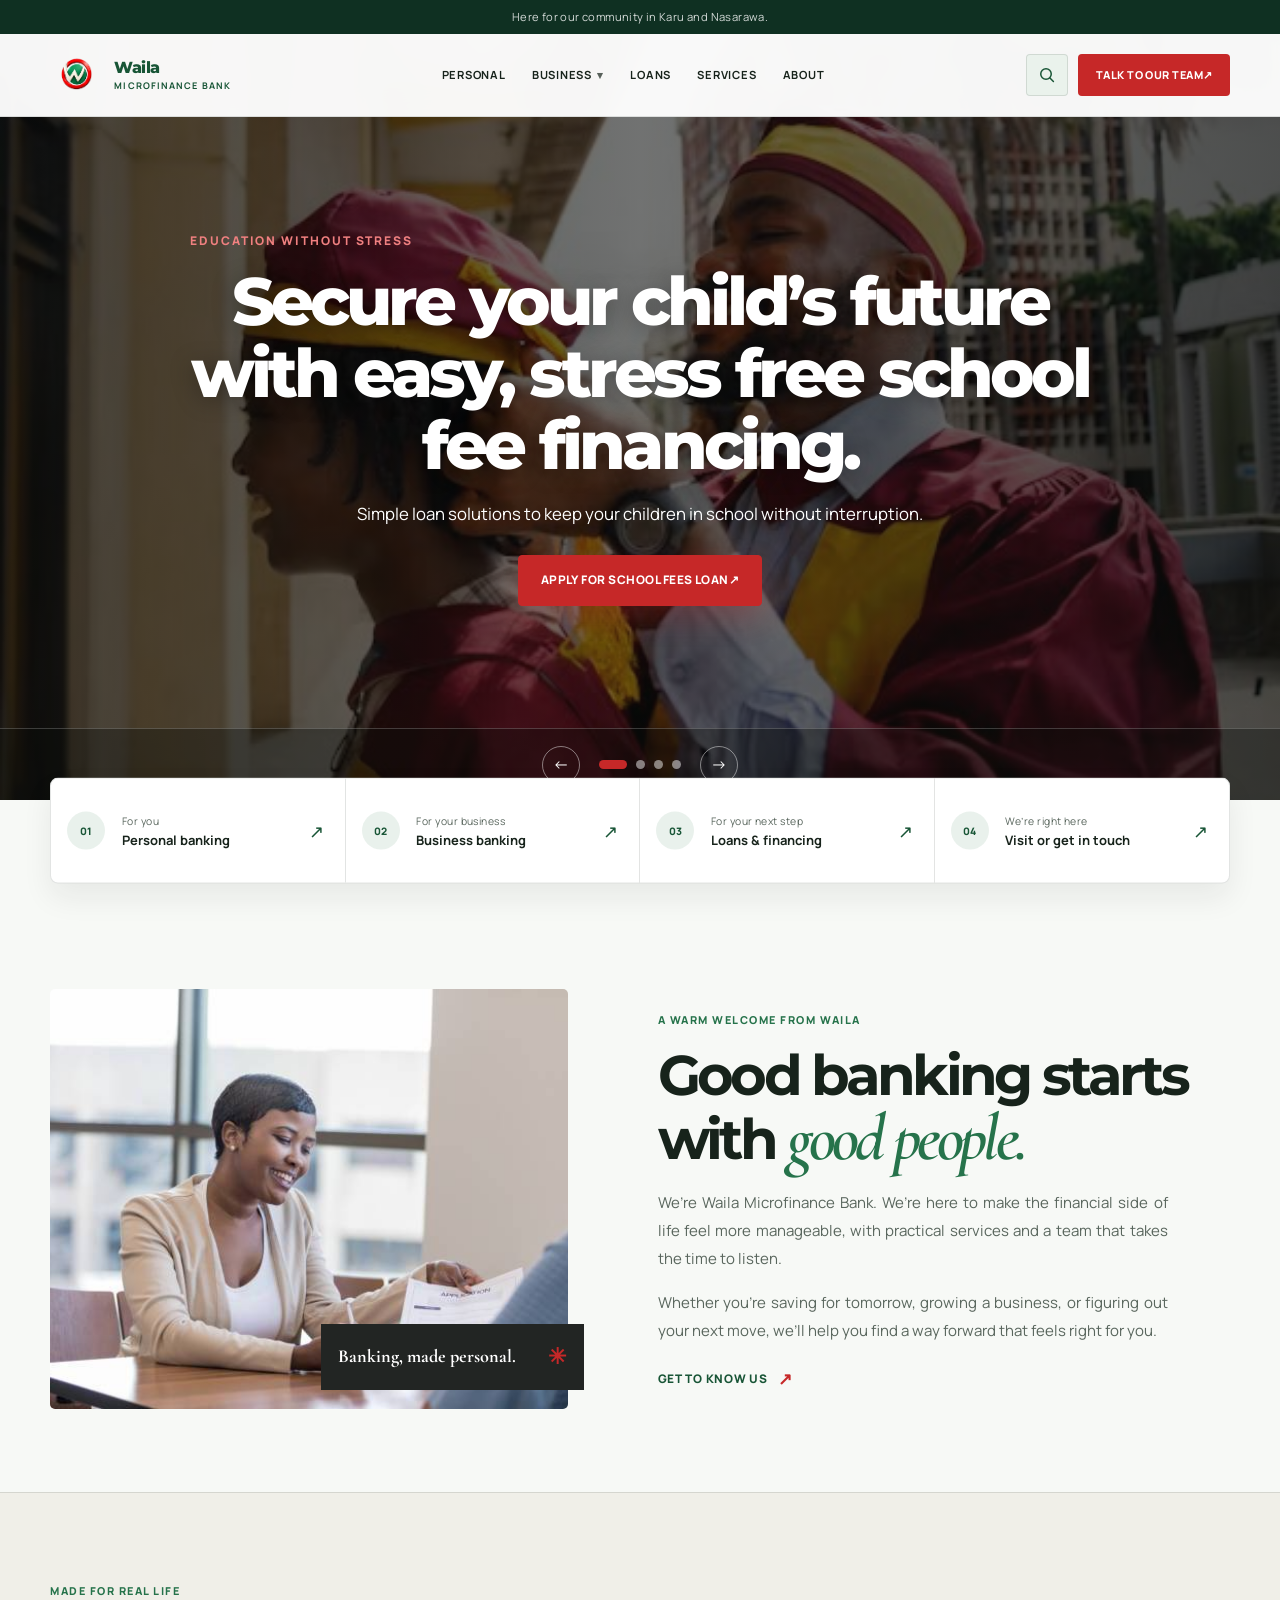
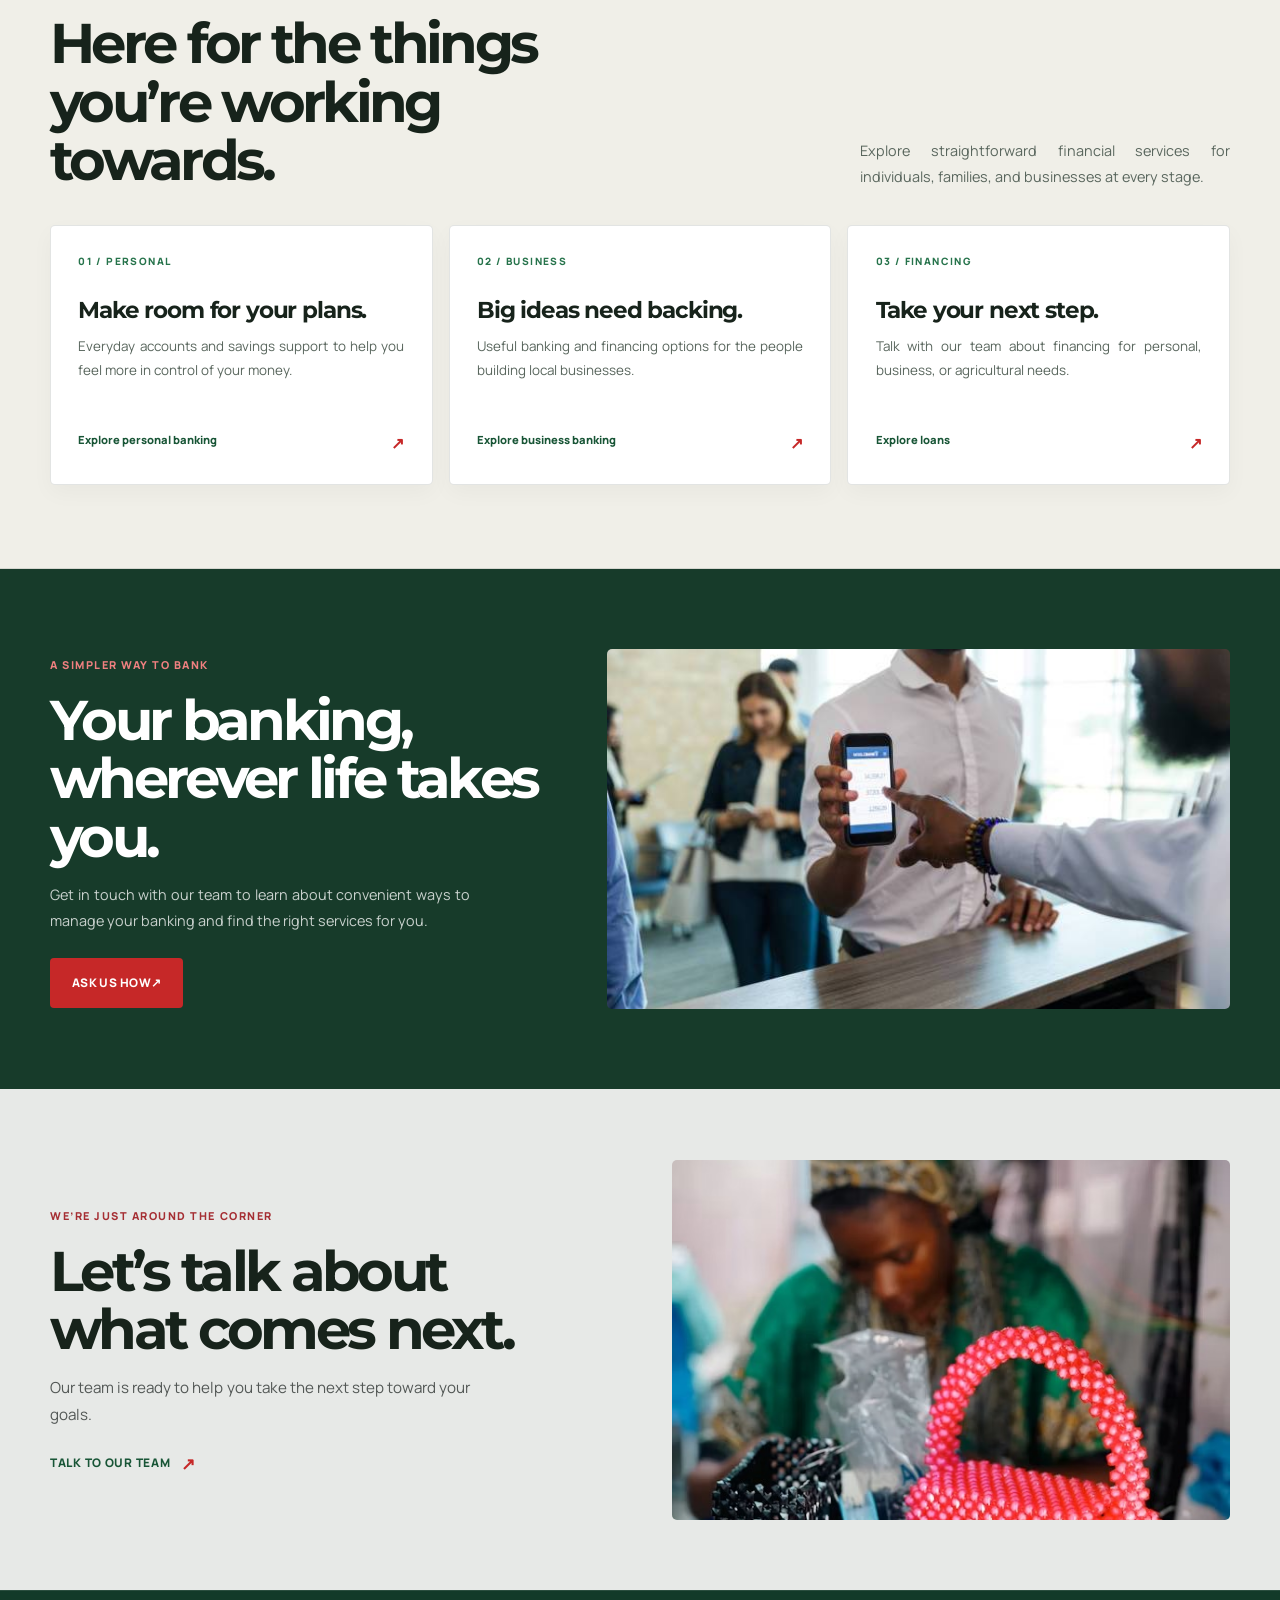
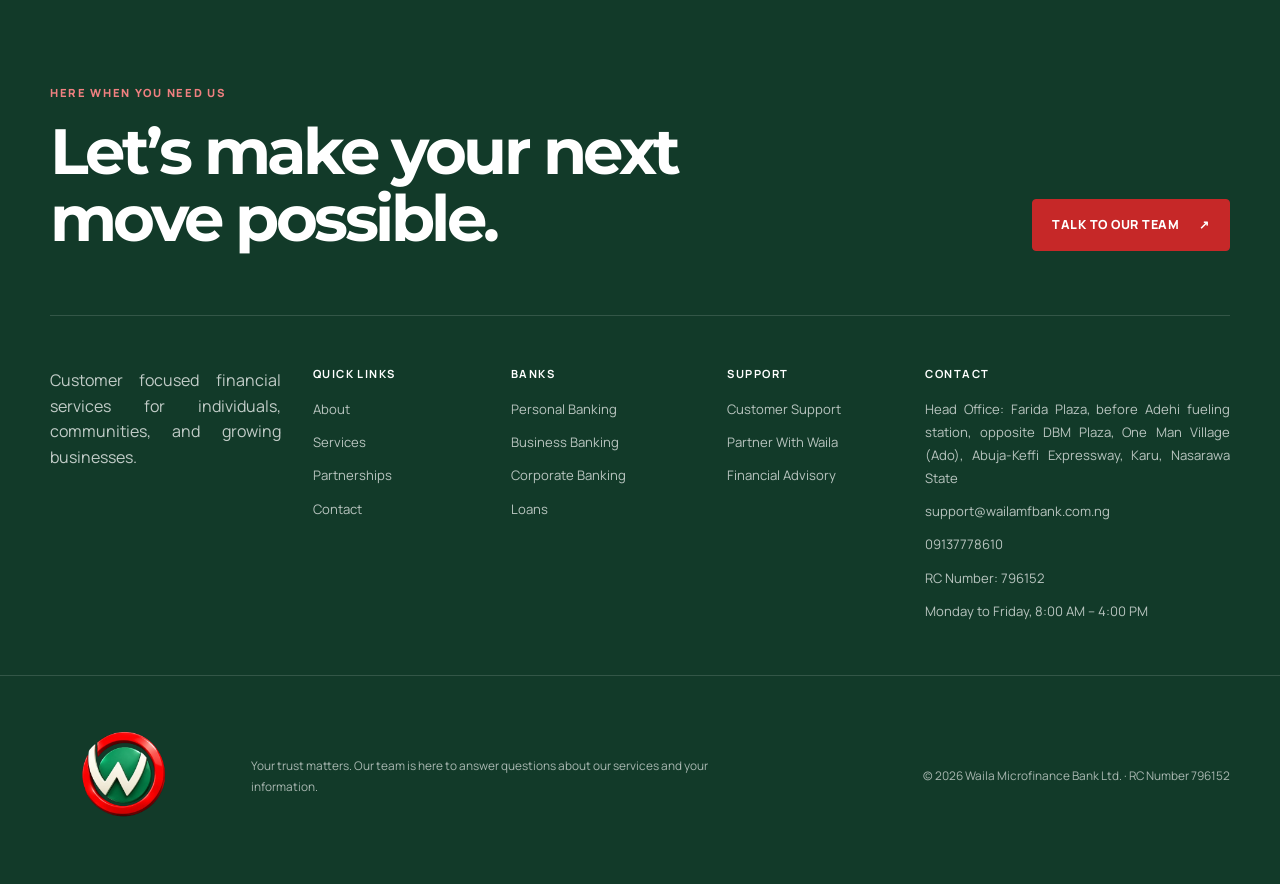
<file: index.html>
<!DOCTYPE html>
<html lang="en-NG">
<head>
  <meta charset="UTF-8" />
  <meta name="viewport" content="width=device-width, initial-scale=1.0" />
  <title>Waila Microfinance Bank | Karu, Nasarawa Nigeria</title>
  <meta name="description" content="Waila Microfinance Bank offers personal, SME and agricultural banking, business loans and financial services in Karu, Nasarawa, Nigeria." />
  <meta property="og:type" content="website" />
  <meta property="og:locale" content="en_NG" />
  <meta property="og:title" content="Waila Microfinance Bank | Karu, Nasarawa Nigeria" />
  <meta property="og:description" content="Personal, SME and agricultural banking, business loans and financial services in Karu, Nasarawa, Nigeria." />
  <meta name="twitter:card" content="summary" />
  <meta name="twitter:title" content="Waila Microfinance Bank | Karu, Nasarawa Nigeria" />
  <meta name="twitter:description" content="Personal, SME and agricultural banking, business loans and financial services in Karu, Nasarawa, Nigeria." />
  <script type="application/ld+json">
    {
      "@context": "https://schema.org",
      "@type": "FinancialService",
      "name": "Waila Microfinance Bank",
      "description": "Personal, business, SME and agricultural banking services in Karu, Nasarawa State, Nigeria.",
      "email": "support@wailamfbank.com.ng",
      "telephone": "09137778610",
      "address": {
        "@type": "PostalAddress",
        "streetAddress": "Farida Plaza, before Adehi fueling station, opposite DBM Plaza, One Man Village (Ado), Abuja-Keffi Expressway",
        "addressLocality": "Karu",
        "addressRegion": "Nasarawa State",
        "addressCountry": "NG"
      },
      "areaServed": [
        { "@type": "City", "name": "Karu" },
        { "@type": "AdministrativeArea", "name": "Nasarawa State" },
        { "@type": "Country", "name": "Nigeria" }
      ],
      "openingHoursSpecification": {
        "@type": "OpeningHoursSpecification",
        "dayOfWeek": [
          "https://schema.org/Monday",
          "https://schema.org/Tuesday",
          "https://schema.org/Wednesday",
          "https://schema.org/Thursday",
          "https://schema.org/Friday"
        ],
        "opens": "08:00",
        "closes": "16:00"
      }
    }
  </script>
  <link rel="preconnect" href="https://fonts.googleapis.com" />
  <link rel="preconnect" href="https://fonts.gstatic.com" crossorigin />
  <link href="https://fonts.googleapis.com/css2?family=Manrope:wght@400;500;600;700;800&family=Cormorant+Garamond:wght@500;600;700&family=Montserrat:wght@500;600;700;800;900&display=swap" rel="stylesheet" />
  <link rel="stylesheet" href="assets/css/styles.css" />
</head>
<body class="home-page">
  <header class="site-header">
    <div class="home-utility">
      <div class="container">
        <span>Here for our community in Karu and Nasarawa.</span>
      </div>
    </div>
    <div class="container navbar">
      <a href="index.html" class="brand" aria-label="Go to the Waila Microfinance Bank home page">
        <img src="images/logo.png" alt="Waila Microfinance Bank logo" />
        <span class="brand-name">Waila <small>Microfinance Bank</small></span>
      </a>

      <nav class="nav-menu" data-nav-menu aria-label="Main navigation">
        <div class="nav-item"><a href="personal-banking.html">Personal</a></div>
        <div class="nav-item">
          <button type="button" aria-expanded="false">Business</button>
          <div class="dropdown">
            <a href="business-banking.html">Business Banking</a>
            <a href="partnerships.html">Partnerships</a>
          </div>
        </div>
        <div class="nav-item"><a href="loans.html">Loans</a></div>
        <div class="nav-item"><a href="services.html">Services</a></div>
        <div class="nav-item"><a href="about.html">About</a></div>
      </nav>

      <div class="header-actions">
        <div class="site-search" data-site-search>
          <button class="search-toggle" type="button" data-search-toggle aria-label="Open site search" aria-expanded="false">
            <svg viewBox="0 0 24 24" aria-hidden="true"><circle cx="10.8" cy="10.8" r="6.3"></circle><path d="m15.5 15.5 4.2 4.2"></path></svg>
          </button>
          <form class="site-search-panel" data-search-form role="search" hidden>
            <label class="visually-hidden" for="site-search-input">Search Waila</label>
            <div class="site-search-field">
              <input id="site-search-input" type="search" data-search-input placeholder="Search by keyword..." autocomplete="off" />
              <button class="site-search-submit" type="submit">Search</button>
            </div>
            <div class="site-search-results" data-search-results aria-live="polite"></div>
          </form>
        </div>
        <a href="contact.html" class="primary-button">Talk to our team <span aria-hidden="true">↗</span></a>
        <button class="mobile-toggle" type="button" data-menu-toggle aria-label="Open navigation" aria-expanded="false">☰</button>
      </div>
    </div>
  </header>

  <main>
    <section class="hero home-hero" aria-label="Waila financing packages">
      <div class="home-hero-slider" data-hero-slider aria-roledescription="carousel" aria-label="Featured Waila packages">
        <article class="home-hero-slide is-active" data-hero-slide aria-hidden="false">
          <img src="images/education.png" alt="Graduates celebrating their education" />
          <div class="home-hero-content">
            <span class="home-hero-kicker">Education Without Stress</span>
            <h1>Secure your child’s future with easy, stress free school fee financing.</h1>
            <p>Simple loan solutions to keep your children in school without interruption.</p>
            <a class="primary-button" href="services.html#education-without-stress">Apply for School Fees Loan <span aria-hidden="true">↗</span></a>
          </div>
        </article>
        <article class="home-hero-slide" data-hero-slide aria-hidden="true">
          <img src="images/make%20a%20move.png" alt="A small business owner selecting clothing in her shop" />
          <div class="home-hero-content">
            <span class="home-hero-kicker">Make A Move At Waila Support</span>
            <h2>Fuel your business growth with reliable capital and enterprise support.</h2>
            <p>We provide the financial boost your enterprise needs to expand effortlessly.</p>
            <a class="primary-button" href="services.html#make-a-move">Open Business Account <span aria-hidden="true">↗</span></a>
          </div>
        </article>
        <article class="home-hero-slide" data-hero-slide aria-hidden="true">
          <img src="images/farm.png" alt="A tractor working across a green field" />
          <div class="home-hero-content">
            <span class="home-hero-kicker">Farming Made Easy</span>
            <h2>Empower your farm with quality seeds, equipment, and input financing.</h2>
            <p>Get access to modern farm tools and flexible funding tailored to your harvest.</p>
            <a class="primary-button" href="services.html#farming-made-easy">Get Farm Support <span aria-hidden="true">↗</span></a>
          </div>
        </article>
        <article class="home-hero-slide" data-hero-slide aria-hidden="true">
          <img src="images/lets%20work%20together.png" alt="A craft maker creating a colorful handmade bag" />
          <div class="home-hero-content">
            <span class="home-hero-kicker">Let’s Work Together As Waila Is At Your Service</span>
            <h2>Upgrade your workshop and modernise your tools with easy equipment loans.</h2>
            <p>We support hardworking artisans and small businesses to make daily work easier.</p>
            <a class="primary-button" href="services.html#lets-work-together">Get Equipment Financing <span aria-hidden="true">↗</span></a>
          </div>
        </article>
        <div class="home-hero-controls">
          <button class="hero-arrow" type="button" data-hero-previous aria-label="Previous featured package">←</button>
          <div class="hero-indicators" role="group" aria-label="Choose a featured package">
            <button type="button" data-hero-indicator="0" aria-label="Show Education Without Stress" aria-current="true"></button>
            <button type="button" data-hero-indicator="1" aria-label="Show Make A Move At Waila Support" aria-current="false"></button>
            <button type="button" data-hero-indicator="2" aria-label="Show Farming Made Easy" aria-current="false"></button>
            <button type="button" data-hero-indicator="3" aria-label="Show Let’s Work Together" aria-current="false"></button>
          </div>
          <button class="hero-arrow" type="button" data-hero-next aria-label="Next featured package">→</button>
        </div>
      </div>
    </section>

    <section class="home-quick-links" id="quick-links" aria-label="Explore banking">
      <div class="container quick-links-grid">
        <a class="quick-link" href="personal-banking.html">
          <span class="quick-link-icon" aria-hidden="true">01</span>
          <span><small>For you</small><strong>Personal banking</strong></span>
          <span class="quick-link-arrow" aria-hidden="true">↗</span>
        </a>
        <a class="quick-link" href="business-banking.html">
          <span class="quick-link-icon" aria-hidden="true">02</span>
          <span><small>For your business</small><strong>Business banking</strong></span>
          <span class="quick-link-arrow" aria-hidden="true">↗</span>
        </a>
        <a class="quick-link" href="loans.html">
          <span class="quick-link-icon" aria-hidden="true">03</span>
          <span><small>For your next step</small><strong>Loans & financing</strong></span>
          <span class="quick-link-arrow" aria-hidden="true">↗</span>
        </a>
        <a class="quick-link" href="contact.html">
          <span class="quick-link-icon" aria-hidden="true">04</span>
          <span><small>We’re right here</small><strong>Visit or get in touch</strong></span>
          <span class="quick-link-arrow" aria-hidden="true">↗</span>
        </a>
      </div>
    </section>

    <section class="section home-welcome">
      <div class="container welcome-grid">
        <div class="welcome-image-wrap">
          <img class="welcome-image" src="images/customer.jpg" alt="A customer speaking with a bank representative" />
          <div class="image-caption"><span>Banking, made personal.</span><span aria-hidden="true">✳</span></div>
        </div>
        <div class="welcome-copy">
          <span class="home-kicker">A warm welcome from Waila</span>
          <h2>Good banking starts with <em>good people.</em></h2>
          <p>We’re Waila Microfinance Bank. We’re here to make the financial side of life feel more manageable, with practical services and a team that takes the time to listen.</p>
          <p>Whether you’re saving for tomorrow, growing a business, or figuring out your next move, we’ll help you find a way forward that feels right for you.</p>
          <a class="text-link" href="about.html">Get to know us <span aria-hidden="true">↗</span></a>
        </div>
      </div>
    </section>

    <section class="section home-services">
      <div class="container">
        <div class="section-header">
          <div>
            <span class="home-kicker">Made for real life</span>
            <h2>Here for the things<br />you’re working towards.</h2>
          </div>
          <p>Explore straightforward financial services for individuals, families, and businesses at every stage.</p>
        </div>

        <div class="home-service-grid">
          <a class="home-service-card" href="personal-banking.html">
            <span class="service-index">01 / PERSONAL</span>
            <h3>Make room for your plans.</h3>
            <p>Everyday accounts and savings support to help you feel more in control of your money.</p>
            <span class="service-card-link">Explore personal banking <span aria-hidden="true">↗</span></span>
          </a>
          <a class="home-service-card" href="business-banking.html">
            <span class="service-index">02 / BUSINESS</span>
            <h3>Big ideas need backing.</h3>
            <p>Useful banking and financing options for the people building local businesses.</p>
            <span class="service-card-link">Explore business banking <span aria-hidden="true">↗</span></span>
          </a>
          <a class="home-service-card" href="loans.html">
            <span class="service-index">03 / FINANCING</span>
            <h3>Take your next step.</h3>
            <p>Talk with our team about financing for personal, business, or agricultural needs.</p>
            <span class="service-card-link">Explore loans <span aria-hidden="true">↗</span></span>
          </a>
        </div>
      </div>
    </section>

    <section class="home-digital">
      <div class="container digital-grid">
        <div class="digital-copy">
          <span class="home-kicker">A simpler way to bank</span>
          <h2>Your banking,<br />wherever life takes you.</h2>
          <p>Get in touch with our team to learn about convenient ways to manage your banking and find the right services for you.</p>
          <a class="primary-button" href="contact.html">Ask us how <span aria-hidden="true">↗</span></a>
        </div>
        <img src="images/app.jpg" alt="A customer using a mobile banking service" />
      </div>
    </section>

    <section class="home-contact">
      <div class="container home-contact-inner">
        <div class="home-contact-copy">
          <span class="home-kicker">We’re just around the corner</span>
          <h2>Let’s talk about<br />what comes next.</h2>
          <p>Our team is ready to help you take the next step toward your goals.</p>
          <a class="text-link" href="contact.html">Talk to our team <span aria-hidden="true">↗</span></a>
        </div>
        <img class="home-contact-image" src="images/lets%20work%20together.png" alt="A local craft maker creating a colorful handmade bag" />
      </div>
    </section>
  </main>

  <footer class="page-footer" id="footer">
    <div class="container footer-cta">
      <div>
        <span class="footer-kicker">HERE WHEN YOU NEED US</span>
        <h2>Let’s make your next move possible.</h2>
      </div>
      <a class="footer-cta-link" href="contact.html">Talk to our team <span aria-hidden="true">↗</span></a>
    </div>
    <div class="container footer-grid">
      <div class="footer-brand">
        <img src="images/logo.png" alt="Waila logo" />
        <p>Customer focused financial services for individuals, communities, and growing businesses.</p>
      </div>
      <div class="footer-col">
        <h4>Quick Links</h4>
        <a href="about.html">About</a>
        <a href="services.html">Services</a>
        <a href="partnerships.html">Partnerships</a>
        <a href="contact.html">Contact</a>
      </div>
      <div class="footer-col">
        <h4>Banks</h4>
        <a href="personal-banking.html">Personal Banking</a>
        <a href="business-banking.html">Business Banking</a>
        <a href="corporate-banking.html">Corporate Banking</a>
        <a href="services.html">Loans</a>
      </div>
      <div class="footer-col">
        <h4>Support</h4>
        <a href="contact.html">Customer Support</a>
        <a href="partnerships.html">Partner With Waila</a>
        <a href="services.html">Financial Advisory</a>
      </div>
      <div class="footer-col">
        <h4>Contact</h4>
        <p>Head Office: Farida Plaza, before Adehi fueling station, opposite DBM Plaza, One Man Village (Ado), Abuja-Keffi Expressway, Karu, Nasarawa State</p>
        <a href="mailto:support@wailamfbank.com.ng">support@wailamfbank.com.ng</a>
        <a href="tel:09137778610">09137778610</a>
        <p>RC Number: 796152</p>
        <p>Monday to Friday, 8:00 AM – 4:00 PM</p>
      </div>
    </div>
    <div class="footer-bottom">
      <div class="container footer-bottom-inner">
        <a class="footer-bottom-brand" href="index.html" aria-label="Waila Microfinance Bank home">
          <img src="images/logo.png" alt="Waila Microfinance Bank" />
        </a>
        <p>Your trust matters. Our team is here to answer questions about our services and your information.</p>
        <span>© 2026 Waila Microfinance Bank Ltd. · RC Number 796152</span>
      </div>
    </div>
  </footer>

  <button class="back-to-top" type="button" data-back-to-top aria-label="Back to top" title="Back to top" hidden>
    <svg viewBox="0 0 24 24" aria-hidden="true"><path d="m6 14 6-6 6 6M12 8v12"></path></svg>
  </button>
  <script src="assets/js/main.js"></script>
</body>
</html>
</file>
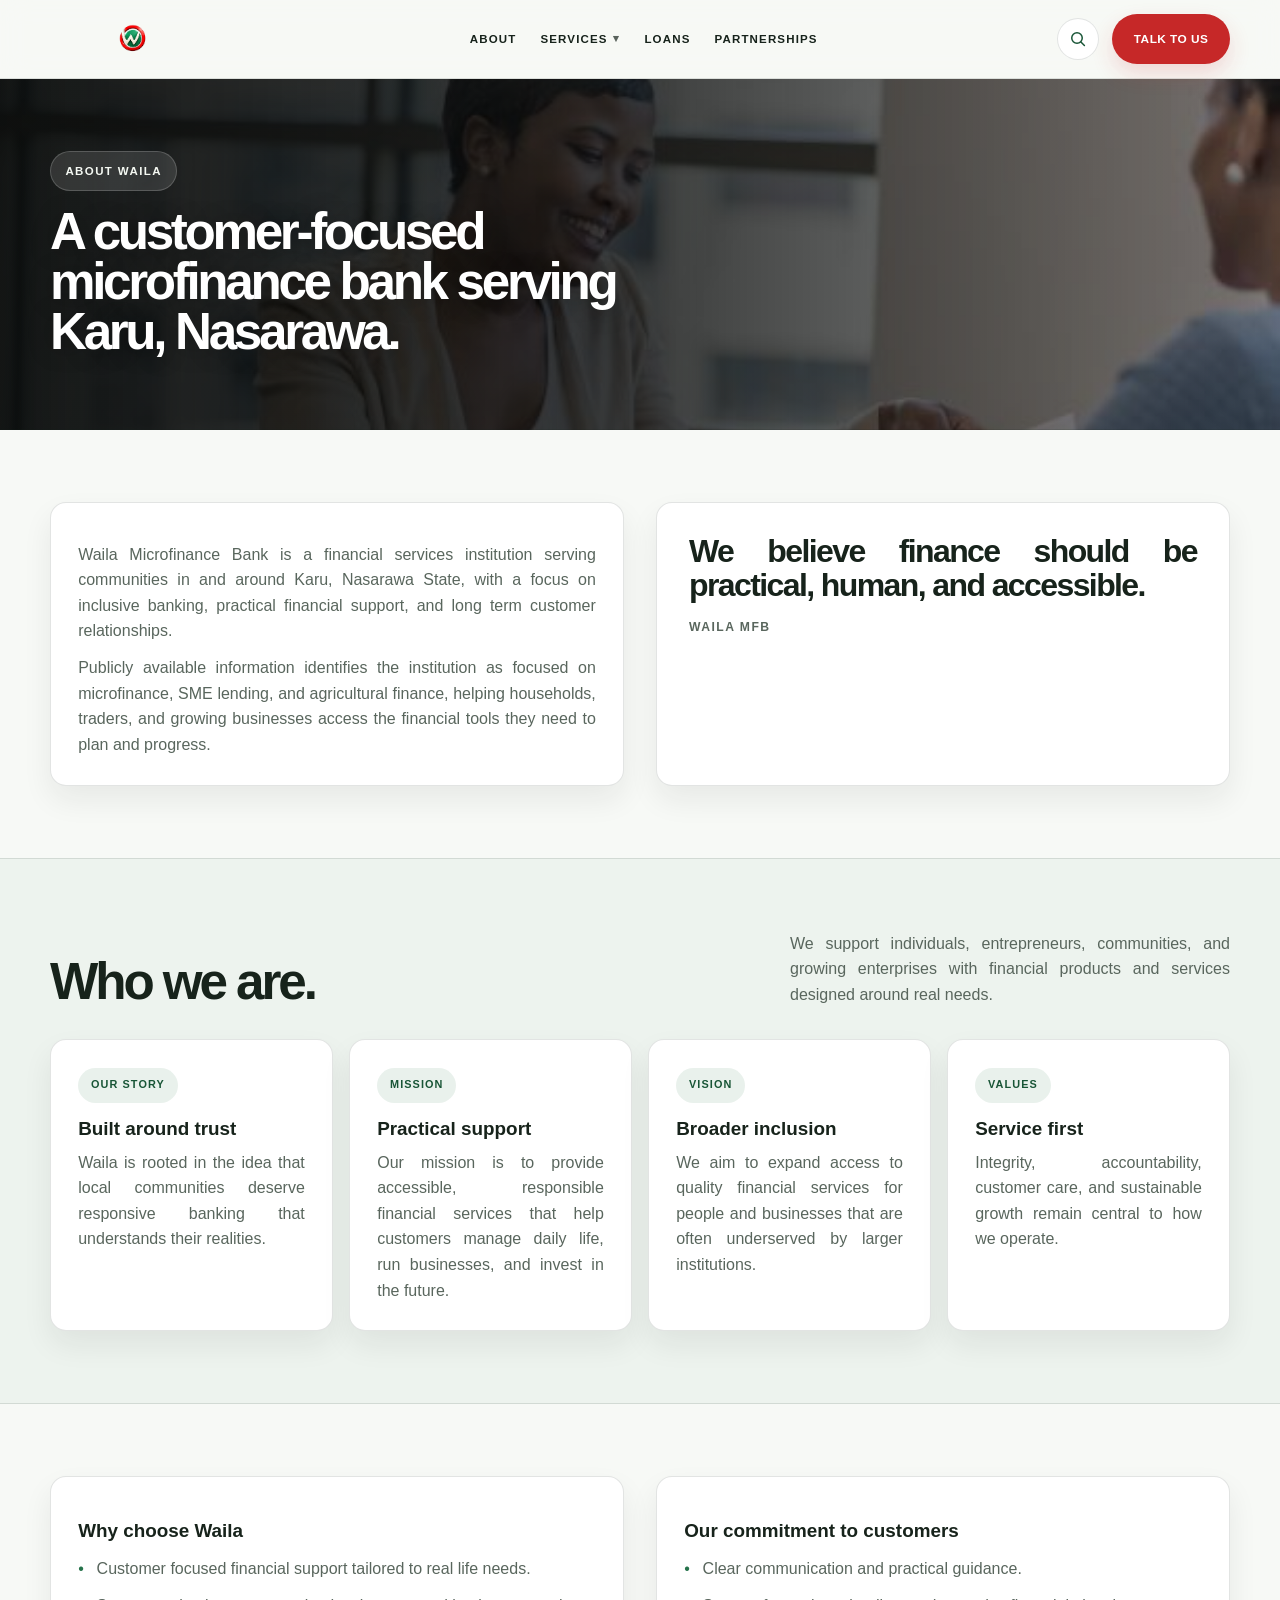
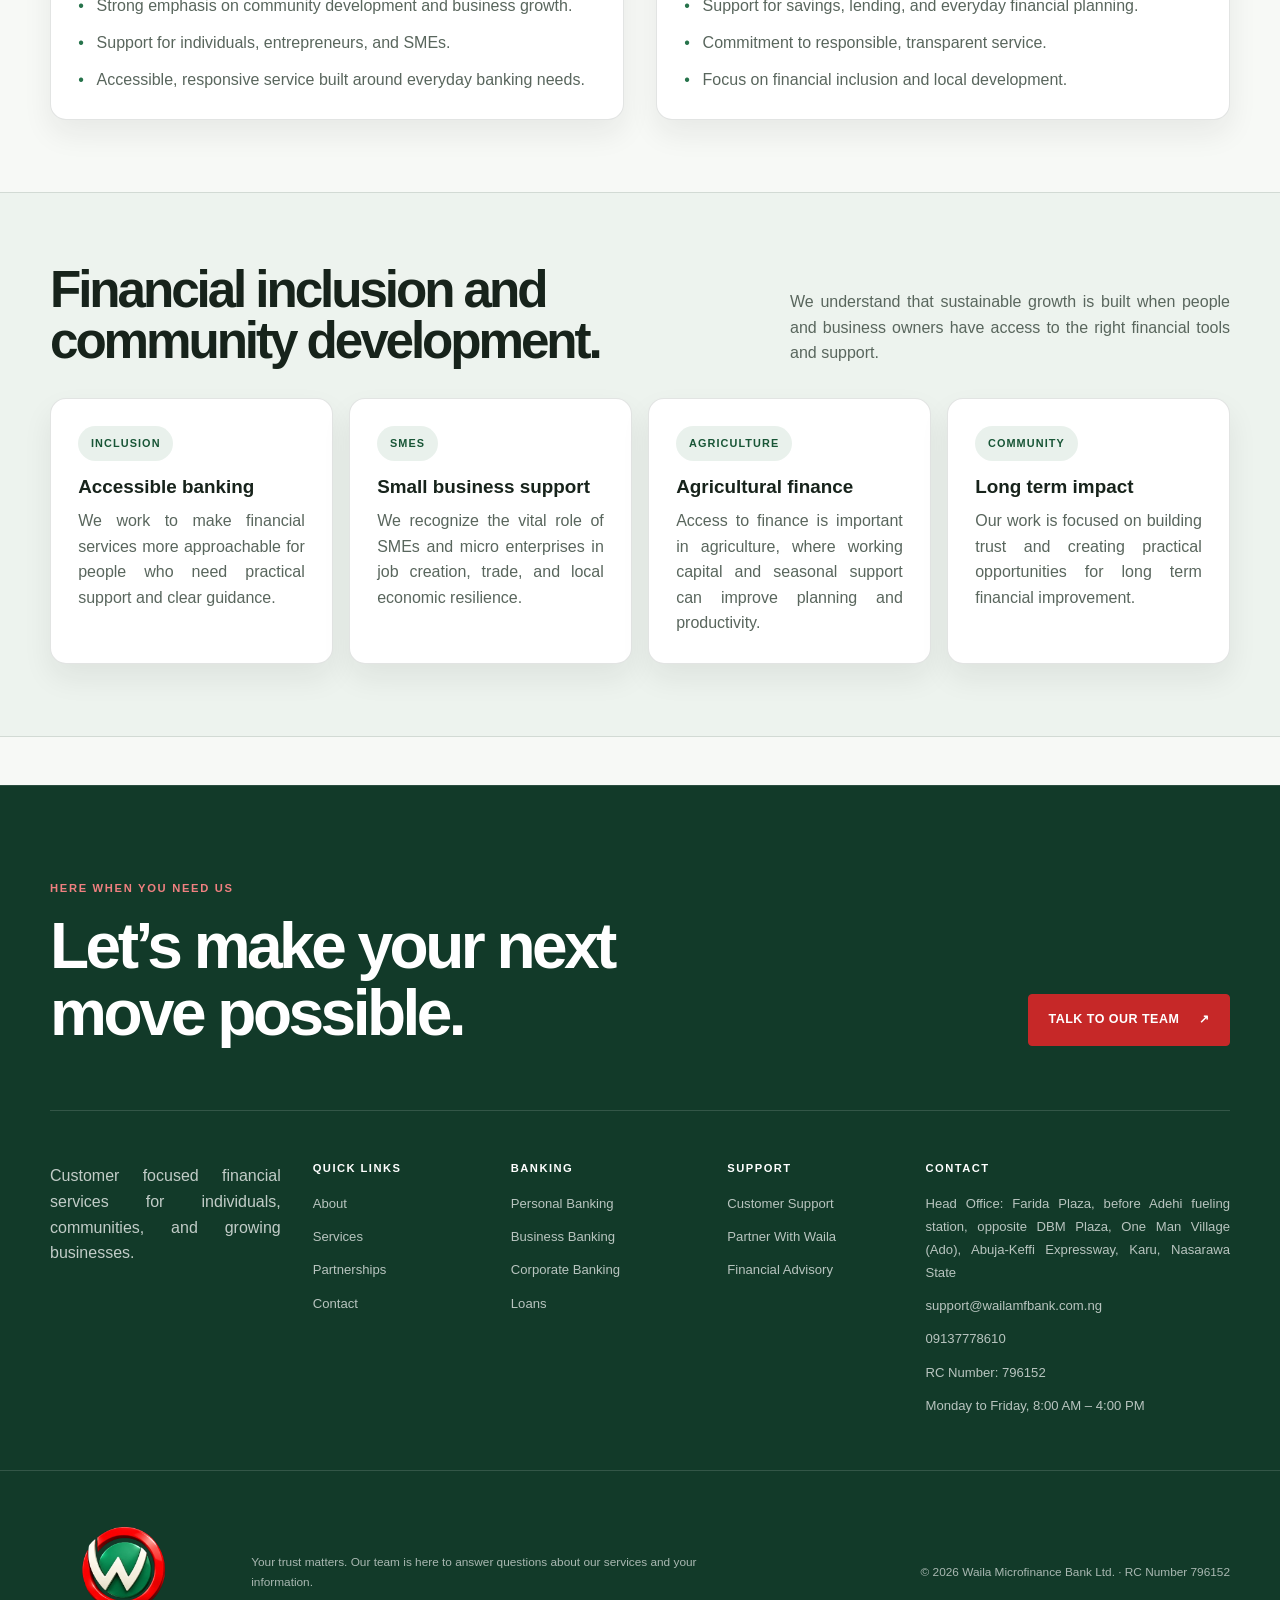
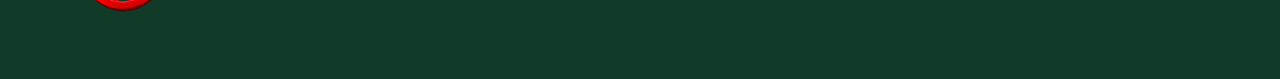
<file: about.html>
<!DOCTYPE html>
<html lang="en-NG">
<head>
  <meta charset="UTF-8" />
  <meta name="viewport" content="width=device-width, initial-scale=1.0" />
  <title>About Waila Microfinance Bank | Karu, Nigeria</title>
  <meta name="description" content="Learn how Waila Microfinance Bank supports financial inclusion, personal banking, SMEs and local communities in Karu, Nasarawa State." />
  <meta property="og:type" content="website" />
  <meta property="og:locale" content="en_NG" />
  <meta property="og:title" content="About Waila Microfinance Bank | Karu, Nigeria" />
  <meta property="og:description" content="Learn how Waila Microfinance Bank supports financial inclusion, personal banking, SMEs and local communities in Karu, Nasarawa State." />
  <meta name="twitter:card" content="summary" />
  <meta name="twitter:title" content="About Waila Microfinance Bank | Karu, Nigeria" />
  <meta name="twitter:description" content="Learn how Waila Microfinance Bank supports financial inclusion, personal banking, SMEs and local communities in Karu, Nasarawa State." />
  <link rel="stylesheet" href="assets/css/styles.css" />
</head>
<body>
  <header class="site-header">
    <div class="container navbar">
      <a href="index.html" class="brand" aria-label="Go to the Waila Microfinance Bank home page">
        <img src="images/logo.png" alt="Waila Microfinance Bank logo" />
      </a>

      <nav class="nav-menu" data-nav-menu aria-label="Main navigation">
        <div class="nav-item"><a href="about.html">About</a></div>
        <div class="nav-item">
          <button type="button">Services</button>
          <div class="dropdown">
            <a href="services.html">All Services</a>
            <a href="personal-banking.html">Personal Banking</a>
            <a href="business-banking.html">Business Banking</a>
          </div>
        </div>
        <div class="nav-item"><a href="loans.html">Loans</a></div>
        <div class="nav-item"><a href="partnerships.html">Partnerships</a></div>
      </nav>

      <div class="header-actions">
        <div class="site-search" data-site-search>
          <button class="search-toggle" type="button" data-search-toggle aria-label="Open site search" aria-expanded="false">
            <svg viewBox="0 0 24 24" aria-hidden="true"><circle cx="10.8" cy="10.8" r="6.3"></circle><path d="m15.5 15.5 4.2 4.2"></path></svg>
          </button>
          <form class="site-search-panel" data-search-form role="search" hidden>
            <label class="visually-hidden" for="site-search-input">Search Waila</label>
            <div class="site-search-field">
              <input id="site-search-input" type="search" data-search-input placeholder="Search by keyword..." autocomplete="off" />
              <button class="site-search-submit" type="submit">Search</button>
            </div>
            <div class="site-search-results" data-search-results aria-live="polite"></div>
          </form>
        </div>
        <button class="mobile-toggle" type="button" data-menu-toggle aria-label="Open navigation" aria-expanded="false">☰</button>
        <a href="contact.html" class="primary-button">Talk to us</a>
      </div>
    </div>
  </header>

  <main>
    <section class="page-hero page-hero-about">
      <div class="container">
        <span class="eyebrow">About Waila</span>
        <h1 class="page-title">A customer-focused microfinance bank serving Karu, Nasarawa.</h1>
      </div>
    </section>

    <section class="section">
      <div class="container split-grid">
        <div class="overview-card">
          <p>Waila Microfinance Bank is a financial services institution serving communities in and around Karu, Nasarawa State, with a focus on inclusive banking, practical financial support, and long term customer relationships.</p>
          <p>Publicly available information identifies the institution as focused on microfinance, SME lending, and agricultural finance, helping households, traders, and growing businesses access the financial tools they need to plan and progress.</p>
        </div>
        <div class="quote-card">
          <p>We believe finance should be practical, human, and accessible.</p>
          <span>Waila MFB</span>
        </div>
      </div>
    </section>

    <section class="section section-alt">
      <div class="container">
        <div class="section-header">
          <h2>Who we are.</h2>
          <p>We support individuals, entrepreneurs, communities, and growing enterprises with financial products and services designed around real needs.</p>
        </div>

        <div class="card-grid">
          <article class="card">
            <span class="tag">Our Story</span>
            <h3>Built around trust</h3>
            <p>Waila is rooted in the idea that local communities deserve responsive banking that understands their realities.</p>
          </article>
          <article class="card">
            <span class="tag">Mission</span>
            <h3>Practical support</h3>
            <p>Our mission is to provide accessible, responsible financial services that help customers manage daily life, run businesses, and invest in the future.</p>
          </article>
          <article class="card">
            <span class="tag">Vision</span>
            <h3>Broader inclusion</h3>
            <p>We aim to expand access to quality financial services for people and businesses that are often underserved by larger institutions.</p>
          </article>
          <article class="card">
            <span class="tag">Values</span>
            <h3>Service first</h3>
            <p>Integrity, accountability, customer care, and sustainable growth remain central to how we operate.</p>
          </article>
        </div>
      </div>
    </section>

    <section class="section">
      <div class="container two-col">
        <div class="list-card">
          <h3>Why choose Waila</h3>
          <ul>
            <li>Customer focused financial support tailored to real life needs.</li>
            <li>Strong emphasis on community development and business growth.</li>
            <li>Support for individuals, entrepreneurs, and SMEs.</li>
            <li>Accessible, responsive service built around everyday banking needs.</li>
          </ul>
        </div>
        <div class="list-card">
          <h3>Our commitment to customers</h3>
          <ul>
            <li>Clear communication and practical guidance.</li>
            <li>Support for savings, lending, and everyday financial planning.</li>
            <li>Commitment to responsible, transparent service.</li>
            <li>Focus on financial inclusion and local development.</li>
          </ul>
        </div>
      </div>
    </section>

    <section class="section section-alt">
      <div class="container">
        <div class="section-header">
          <h2>Financial inclusion and community development.</h2>
          <p>We understand that sustainable growth is built when people and business owners have access to the right financial tools and support.</p>
        </div>

        <div class="card-grid">
          <article class="card">
            <span class="tag">Inclusion</span>
            <h3>Accessible banking</h3>
            <p>We work to make financial services more approachable for people who need practical support and clear guidance.</p>
          </article>
          <article class="card">
            <span class="tag">SMEs</span>
            <h3>Small business support</h3>
            <p>We recognize the vital role of SMEs and micro enterprises in job creation, trade, and local economic resilience.</p>
          </article>
          <article class="card">
            <span class="tag">Agriculture</span>
            <h3>Agricultural finance</h3>
            <p>Access to finance is important in agriculture, where working capital and seasonal support can improve planning and productivity.</p>
          </article>
          <article class="card">
            <span class="tag">Community</span>
            <h3>Long term impact</h3>
            <p>Our work is focused on building trust and creating practical opportunities for long term financial improvement.</p>
          </article>
        </div>
      </div>
    </section>
  </main>

  <footer class="page-footer">
    <div class="container footer-cta">
      <div>
        <span class="footer-kicker">HERE WHEN YOU NEED US</span>
        <h2>Let’s make your next move possible.</h2>
      </div>
      <a class="footer-cta-link" href="contact.html">Talk to our team <span aria-hidden="true">↗</span></a>
    </div>
    <div class="container footer-grid">
      <div class="footer-brand">
        <img src="images/logo.png" alt="Waila logo" />
        <p>Customer focused financial services for individuals, communities, and growing businesses.</p>
      </div>
      <div class="footer-col">
        <h4>Quick Links</h4>
        <a href="about.html">About</a>
        <a href="services.html">Services</a>
        <a href="partnerships.html">Partnerships</a>
        <a href="contact.html">Contact</a>
      </div>
      <div class="footer-col">
        <h4>Banking</h4>
        <a href="personal-banking.html">Personal Banking</a>
        <a href="business-banking.html">Business Banking</a>
        <a href="corporate-banking.html">Corporate Banking</a>
        <a href="services.html">Loans</a>
      </div>
      <div class="footer-col">
        <h4>Support</h4>
        <a href="contact.html">Customer Support</a>
        <a href="partnerships.html">Partner With Waila</a>
        <a href="services.html">Financial Advisory</a>
      </div>
      <div class="footer-col">
        <h4>Contact</h4>
        <p>Head Office: Farida Plaza, before Adehi fueling station, opposite DBM Plaza, One Man Village (Ado), Abuja-Keffi Expressway, Karu, Nasarawa State</p>
        <a href="mailto:support@wailamfbank.com.ng">support@wailamfbank.com.ng</a>
        <a href="tel:09137778610">09137778610</a>
        <p>RC Number: 796152</p>
        <p>Monday to Friday, 8:00 AM – 4:00 PM</p>
      </div>
    </div>
    <div class="footer-bottom">
      <div class="container footer-bottom-inner">
        <a class="footer-bottom-brand" href="index.html" aria-label="Waila Microfinance Bank home">
          <img src="images/logo.png" alt="Waila Microfinance Bank" />
        </a>
        <p>Your trust matters. Our team is here to answer questions about our services and your information.</p>
        <span>© 2026 Waila Microfinance Bank Ltd. · RC Number 796152</span>
      </div>
    </div>
  </footer>

  <button class="back-to-top" type="button" data-back-to-top aria-label="Back to top" title="Back to top" hidden>
    <svg viewBox="0 0 24 24" aria-hidden="true"><path d="m6 14 6-6 6 6M12 8v12"></path></svg>
  </button>
  <script src="assets/js/main.js"></script>
</body>
</html>
</file>
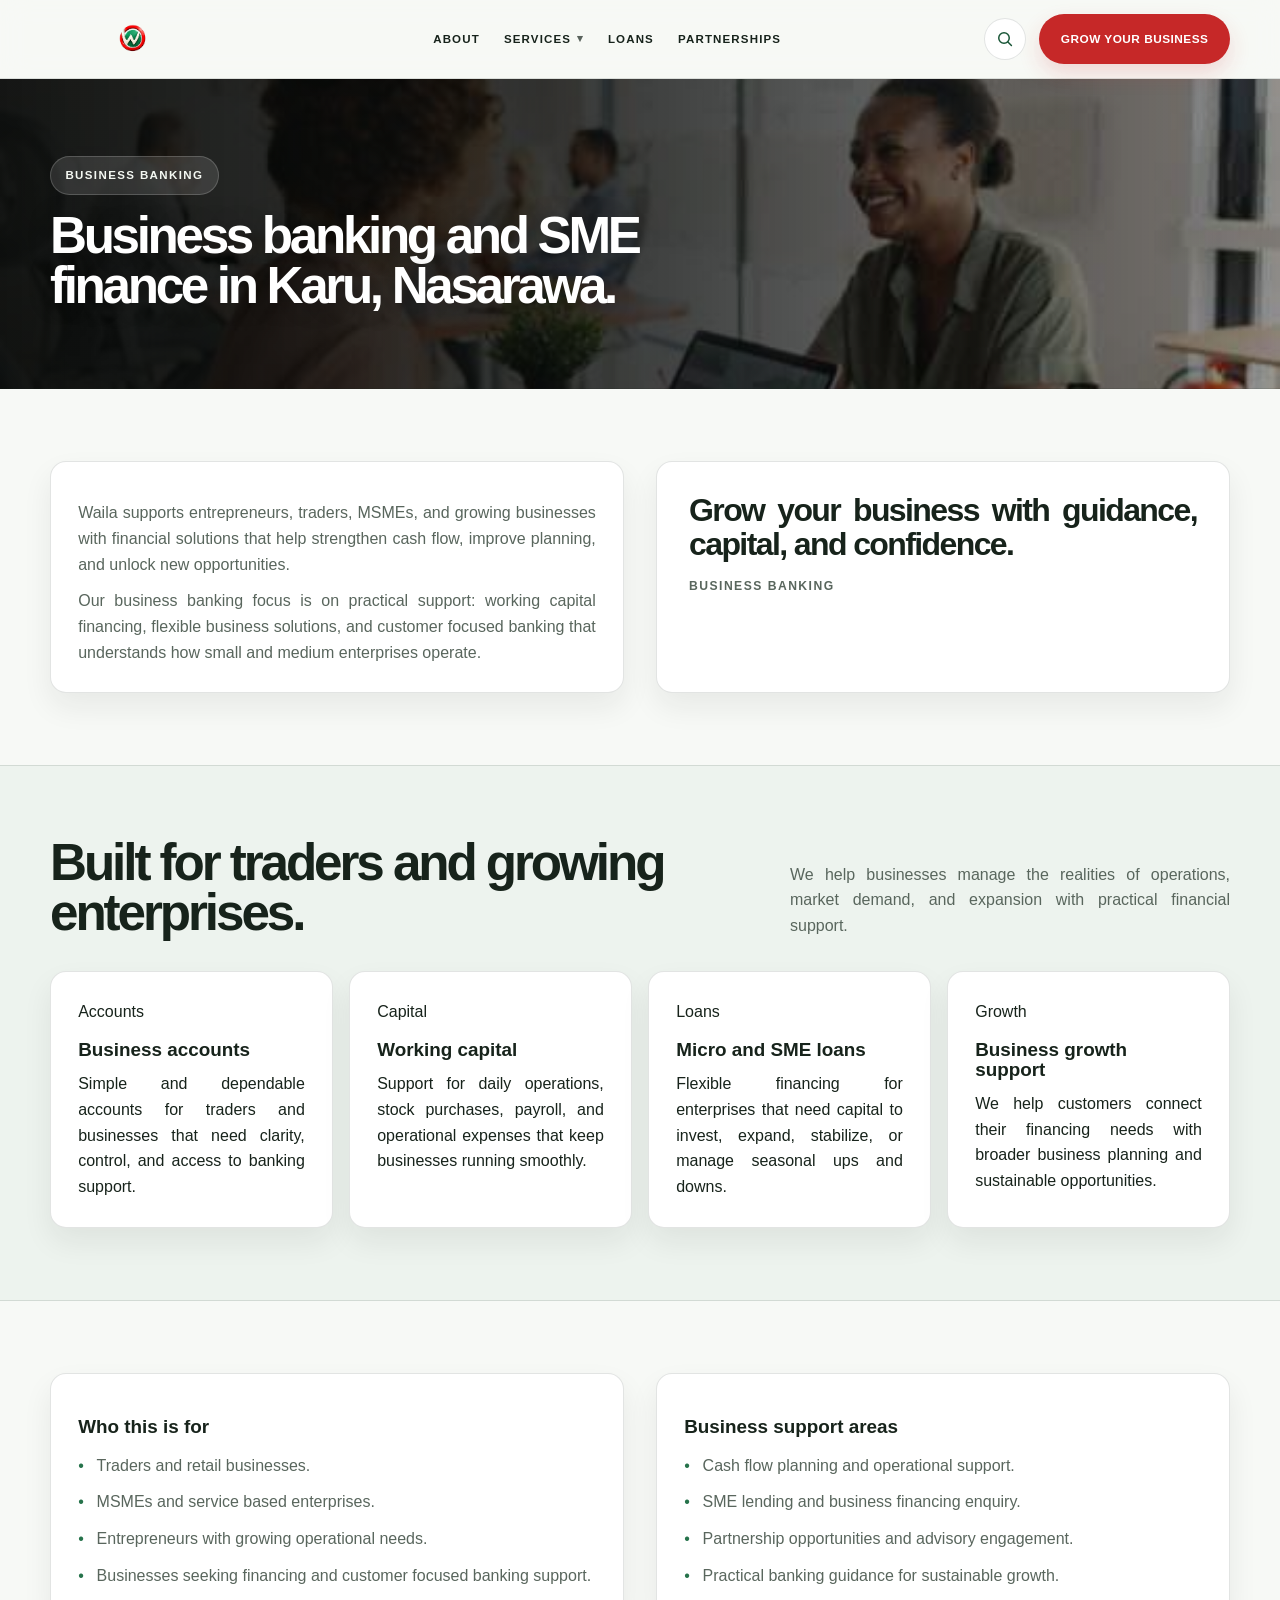
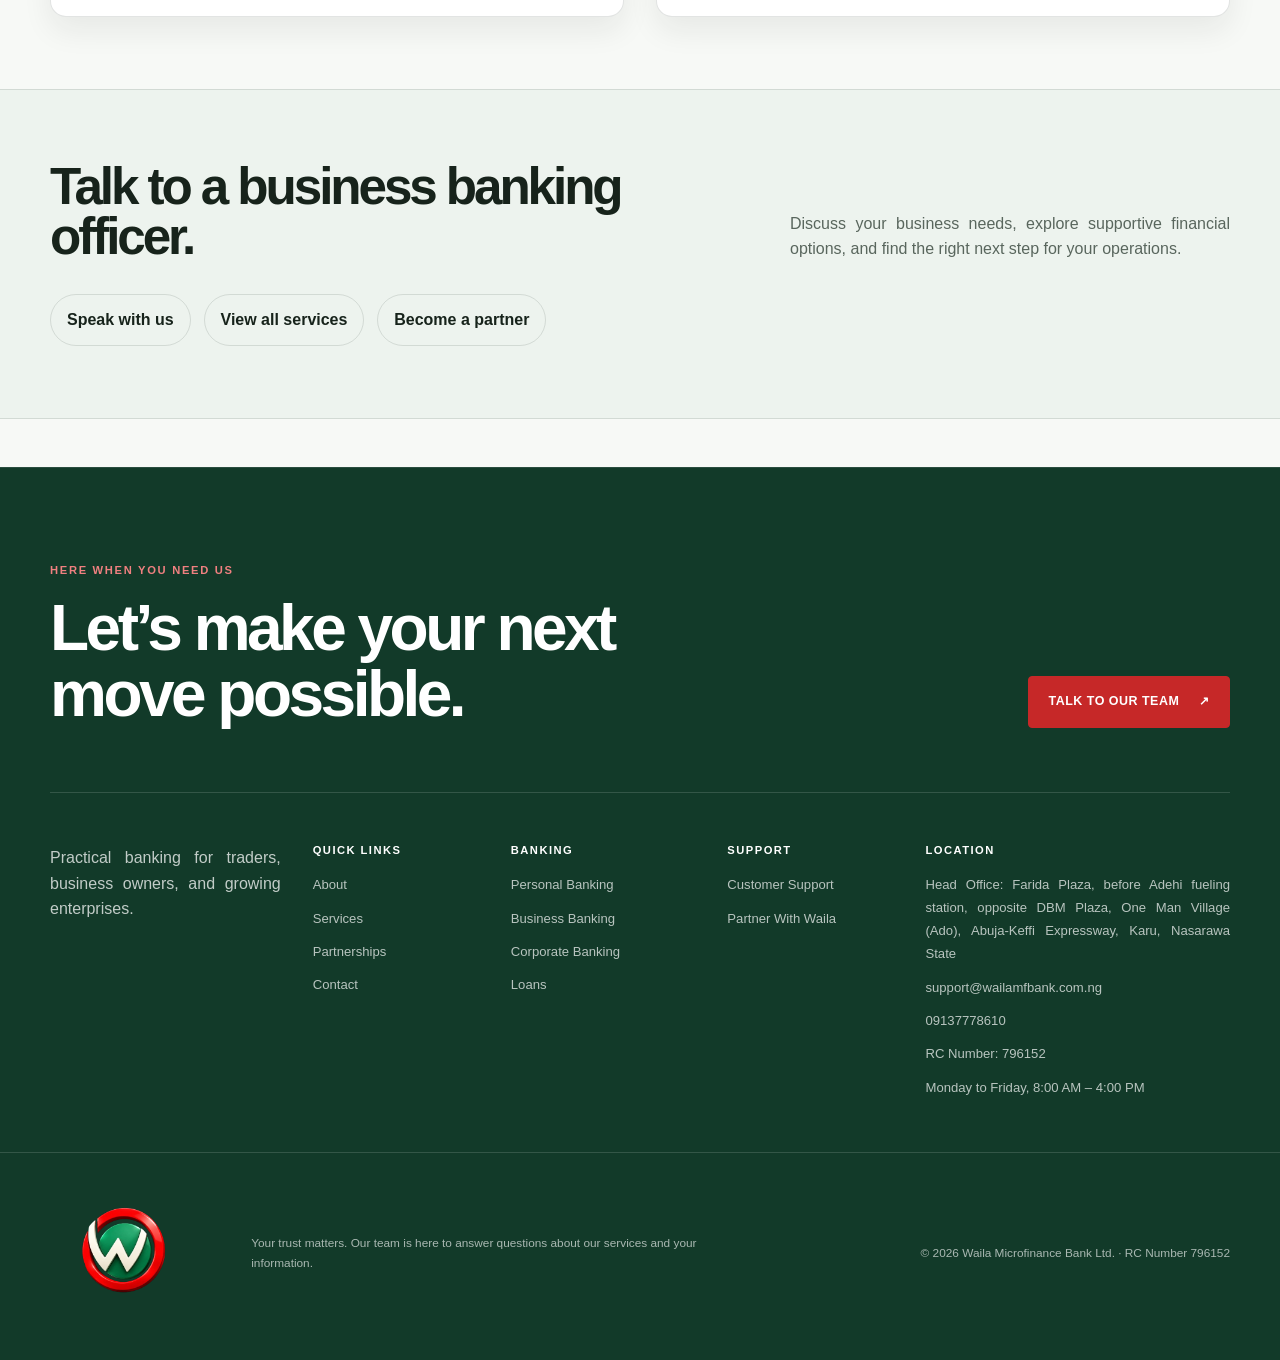
<file: business-banking.html>
<!DOCTYPE html>
<html lang="en-NG">
<head>
  <meta charset="UTF-8" />
  <meta name="viewport" content="width=device-width, initial-scale=1.0" />
  <title>SME &amp; Business Banking in Karu | Waila MFB</title>
  <meta name="description" content="Explore SME banking, business accounts, working capital and business loans from Waila Microfinance Bank in Karu, Nasarawa, Nigeria." />
  <meta property="og:type" content="website" />
  <meta property="og:locale" content="en_NG" />
  <meta property="og:title" content="SME &amp; Business Banking in Karu | Waila MFB" />
  <meta property="og:description" content="Explore SME banking, business accounts, working capital and business loans from Waila Microfinance Bank in Karu, Nasarawa, Nigeria." />
  <meta name="twitter:card" content="summary" />
  <meta name="twitter:title" content="SME &amp; Business Banking in Karu | Waila MFB" />
  <meta name="twitter:description" content="Explore SME banking, business accounts, working capital and business loans from Waila Microfinance Bank in Karu, Nasarawa, Nigeria." />
  <link rel="stylesheet" href="assets/css/styles.css" />
</head>
<body>
  <header class="site-header">
    <div class="container navbar">
      <a href="index.html" class="brand" aria-label="Go to the Waila Microfinance Bank home page">
        <img src="images/logo.png" alt="Waila Microfinance Bank logo" />
      </a>

      <nav class="nav-menu" data-nav-menu aria-label="Main navigation">
        <div class="nav-item"><a href="about.html">About</a></div>
        <div class="nav-item">
          <button type="button">Services</button>
          <div class="dropdown">
            <a href="services.html">All Services</a>
            <a href="personal-banking.html">Personal Banking</a>
            <a href="business-banking.html">Business Banking</a>
          </div>
        </div>
        <div class="nav-item"><a href="loans.html">Loans</a></div>
        <div class="nav-item"><a href="partnerships.html">Partnerships</a></div>
      </nav>

      <div class="header-actions">
        <div class="site-search" data-site-search>
          <button class="search-toggle" type="button" data-search-toggle aria-label="Open site search" aria-expanded="false">
            <svg viewBox="0 0 24 24" aria-hidden="true"><circle cx="10.8" cy="10.8" r="6.3"></circle><path d="m15.5 15.5 4.2 4.2"></path></svg>
          </button>
          <form class="site-search-panel" data-search-form role="search" hidden>
            <label class="visually-hidden" for="site-search-input">Search Waila</label>
            <div class="site-search-field">
              <input id="site-search-input" type="search" data-search-input placeholder="Search by keyword..." autocomplete="off" />
              <button class="site-search-submit" type="submit">Search</button>
            </div>
            <div class="site-search-results" data-search-results aria-live="polite"></div>
          </form>
        </div>
        <button class="mobile-toggle" type="button" data-menu-toggle aria-label="Open navigation" aria-expanded="false">☰</button>
        <a href="contact.html" class="primary-button">Grow your business</a>
      </div>
    </div>
  </header>

  <main>
    <section class="page-hero page-hero-business">
      <div class="container">
        <span class="eyebrow">Business banking</span>
        <h1 class="page-title">Business banking and SME finance in Karu, Nasarawa.</h1>
      </div>
    </section>

    <section class="section">
      <div class="container split-grid">
        <div class="overview-card">
          <p>Waila supports entrepreneurs, traders, MSMEs, and growing businesses with financial solutions that help strengthen cash flow, improve planning, and unlock new opportunities.</p>
          <p>Our business banking focus is on practical support: working capital financing, flexible business solutions, and customer focused banking that understands how small and medium enterprises operate.</p>
        </div>
        <div class="quote-card">
          <p>Grow your business with guidance, capital, and confidence.</p>
          <span>Business Banking</span>
        </div>
      </div>
    </section>

    <section class="section section-alt">
      <div class="container">
        <div class="section-header">
          <h2>Built for traders and growing enterprises.</h2>
          <p>We help businesses manage the realities of operations, market demand, and expansion with practical financial support.</p>
        </div>

        <div class="card-grid">
          <article class="service-card">
            <span class="tag">Accounts</span>
            <h3>Business accounts</h3>
            <p>Simple and dependable accounts for traders and businesses that need clarity, control, and access to banking support.</p>
          </article>
          <article class="service-card">
            <span class="tag">Capital</span>
            <h3>Working capital</h3>
            <p>Support for daily operations, stock purchases, payroll, and operational expenses that keep businesses running smoothly.</p>
          </article>
          <article class="service-card">
            <span class="tag">Loans</span>
            <h3>Micro and SME loans</h3>
            <p>Flexible financing for enterprises that need capital to invest, expand, stabilize, or manage seasonal ups and downs.</p>
          </article>
          <article class="service-card">
            <span class="tag">Growth</span>
            <h3>Business growth support</h3>
            <p>We help customers connect their financing needs with broader business planning and sustainable opportunities.</p>
          </article>
        </div>
      </div>
    </section>

    <section class="section">
      <div class="container two-col">
        <div class="list-card">
          <h3>Who this is for</h3>
          <ul>
            <li>Traders and retail businesses.</li>
            <li>MSMEs and service based enterprises.</li>
            <li>Entrepreneurs with growing operational needs.</li>
            <li>Businesses seeking financing and customer focused banking support.</li>
          </ul>
        </div>
        <div class="list-card">
          <h3>Business support areas</h3>
          <ul>
            <li>Cash flow planning and operational support.</li>
            <li>SME lending and business financing enquiry.</li>
            <li>Partnership opportunities and advisory engagement.</li>
            <li>Practical banking guidance for sustainable growth.</li>
          </ul>
        </div>
      </div>
    </section>

    <section class="section section-alt">
      <div class="container">
        <div class="section-header">
          <h2>Talk to a business banking officer.</h2>
          <p>Discuss your business needs, explore supportive financial options, and find the right next step for your operations.</p>
        </div>
        <div class="link-list">
          <a href="contact.html">Speak with us</a>
          <a href="services.html">View all services</a>
          <a href="partnerships.html">Become a partner</a>
        </div>
      </div>
    </section>
  </main>

  <footer class="page-footer">
    <div class="container footer-cta">
      <div>
        <span class="footer-kicker">HERE WHEN YOU NEED US</span>
        <h2>Let’s make your next move possible.</h2>
      </div>
      <a class="footer-cta-link" href="contact.html">Talk to our team <span aria-hidden="true">↗</span></a>
    </div>
    <div class="container footer-grid">
      <div class="footer-brand">
        <img src="images/logo.png" alt="Waila logo" />
        <p>Practical banking for traders, business owners, and growing enterprises.</p>
      </div>
      <div class="footer-col">
        <h4>Quick Links</h4>
        <a href="about.html">About</a>
        <a href="services.html">Services</a>
        <a href="partnerships.html">Partnerships</a>
        <a href="contact.html">Contact</a>
      </div>
      <div class="footer-col">
        <h4>Banking</h4>
        <a href="personal-banking.html">Personal Banking</a>
        <a href="business-banking.html">Business Banking</a>
        <a href="corporate-banking.html">Corporate Banking</a>
        <a href="services.html">Loans</a>
      </div>
      <div class="footer-col">
        <h4>Support</h4>
        <a href="contact.html">Customer Support</a>
        <a href="partnerships.html">Partner With Waila</a>
      </div>
      <div class="footer-col">
        <h4>Location</h4>
        <p>Head Office: Farida Plaza, before Adehi fueling station, opposite DBM Plaza, One Man Village (Ado), Abuja-Keffi Expressway, Karu, Nasarawa State</p>
        <a href="mailto:support@wailamfbank.com.ng">support@wailamfbank.com.ng</a>
        <a href="tel:09137778610">09137778610</a>
        <p>RC Number: 796152</p>
        <p>Monday to Friday, 8:00 AM – 4:00 PM</p>
      </div>
    </div>
    <div class="footer-bottom">
      <div class="container footer-bottom-inner">
        <a class="footer-bottom-brand" href="index.html" aria-label="Waila Microfinance Bank home">
          <img src="images/logo.png" alt="Waila Microfinance Bank" />
        </a>
        <p>Your trust matters. Our team is here to answer questions about our services and your information.</p>
        <span>© 2026 Waila Microfinance Bank Ltd. · RC Number 796152</span>
      </div>
    </div>
  </footer>

  <button class="back-to-top" type="button" data-back-to-top aria-label="Back to top" title="Back to top" hidden>
    <svg viewBox="0 0 24 24" aria-hidden="true"><path d="m6 14 6-6 6 6M12 8v12"></path></svg>
  </button>
  <script src="assets/js/main.js"></script>
</body>
</html>
</file>
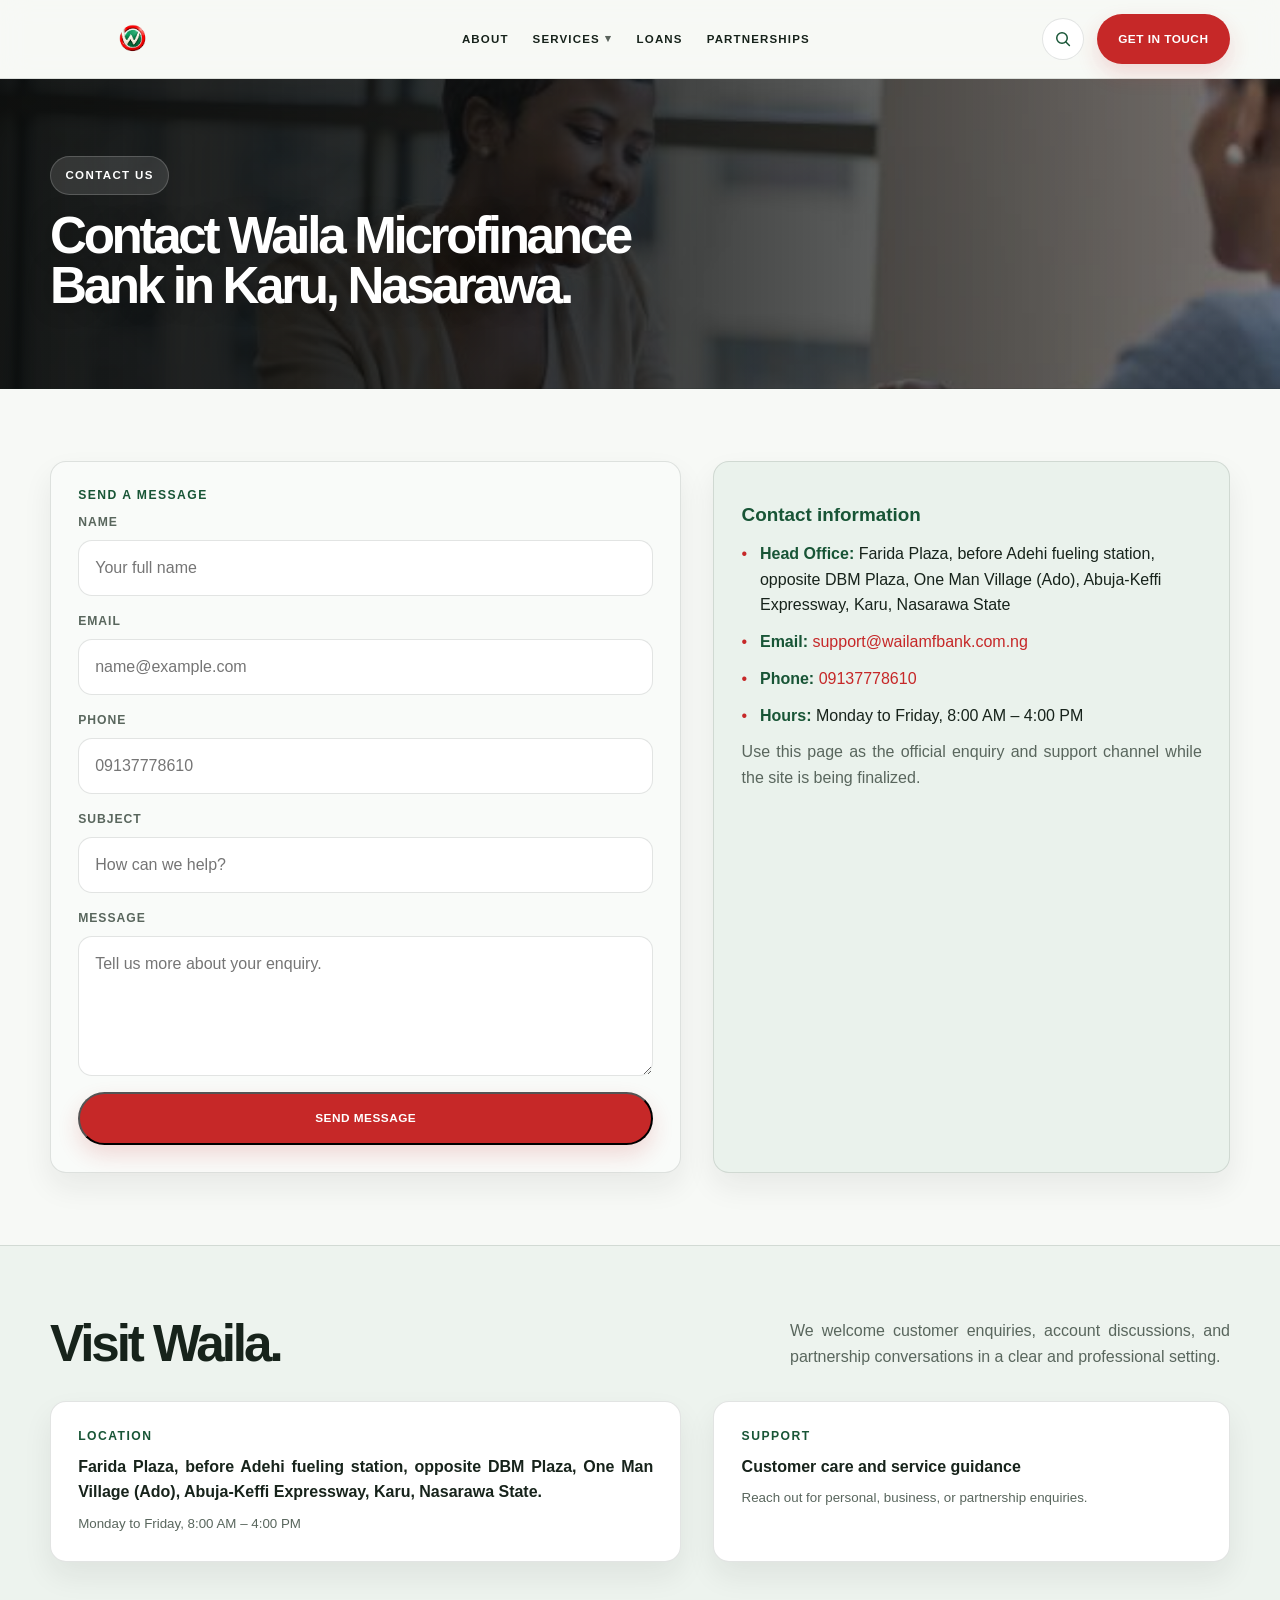
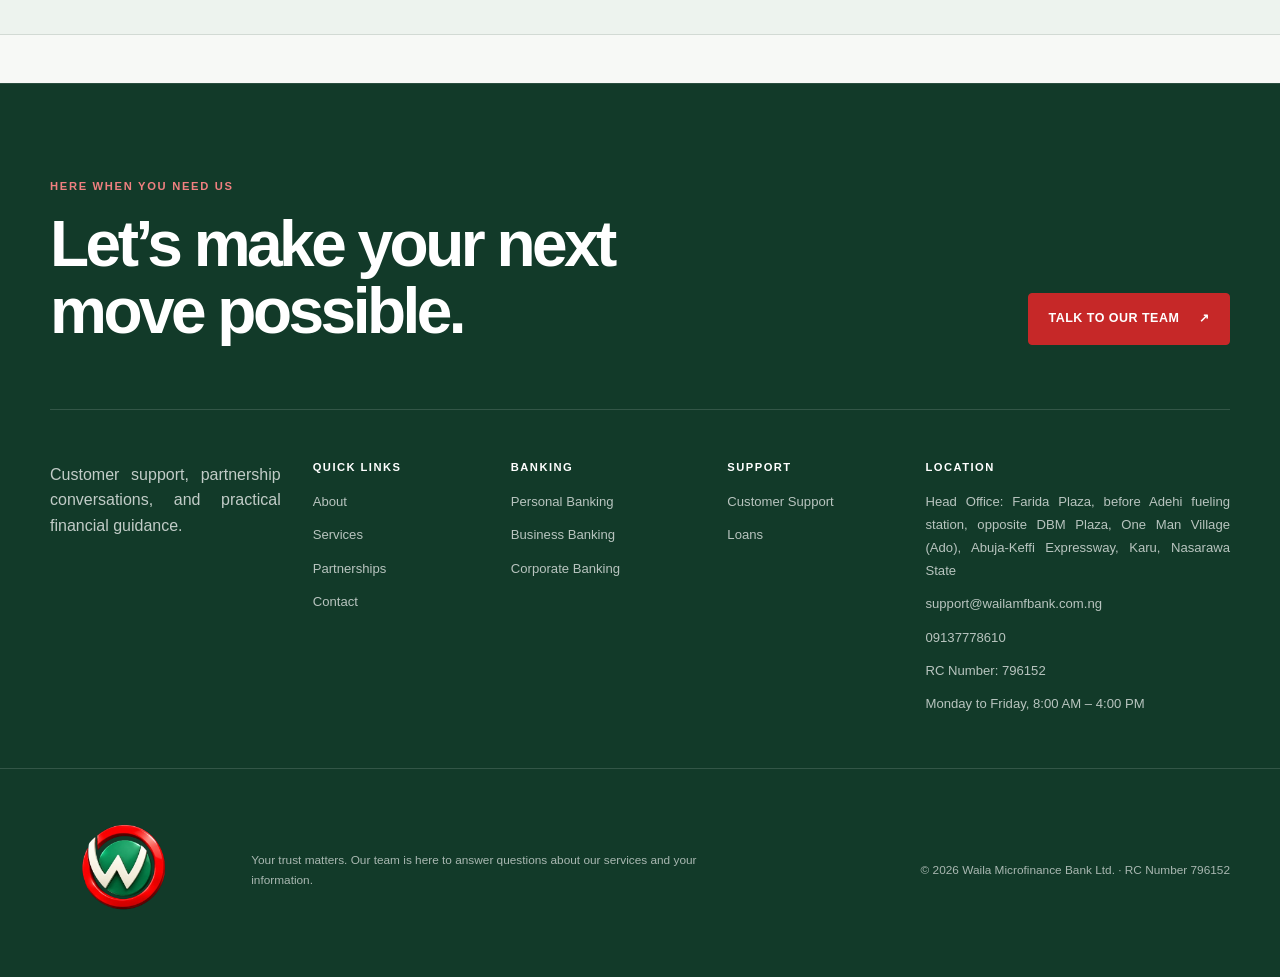
<file: contact.html>
<!DOCTYPE html>
<html lang="en-NG">
<head>
  <meta charset="UTF-8" />
  <meta name="viewport" content="width=device-width, initial-scale=1.0" />
  <title>Contact Waila Microfinance Bank in Karu, Nasarawa</title>
  <meta name="description" content="Contact Waila Microfinance Bank in Karu, Nasarawa for personal or business banking, loan enquiries, customer support and partnerships." />
  <meta property="og:type" content="website" />
  <meta property="og:locale" content="en_NG" />
  <meta property="og:title" content="Contact Waila Microfinance Bank in Karu, Nasarawa" />
  <meta property="og:description" content="Contact Waila Microfinance Bank in Karu, Nasarawa for personal or business banking, loan enquiries, customer support and partnerships." />
  <meta name="twitter:card" content="summary" />
  <meta name="twitter:title" content="Contact Waila Microfinance Bank in Karu, Nasarawa" />
  <meta name="twitter:description" content="Contact Waila Microfinance Bank in Karu, Nasarawa for personal or business banking, loan enquiries, customer support and partnerships." />
  <link rel="stylesheet" href="assets/css/styles.css" />
</head>
<body class="contact-page">
  <header class="site-header">
    <div class="container navbar">
      <a href="index.html" class="brand" aria-label="Go to the Waila Microfinance Bank home page">
        <img src="images/logo.png" alt="Waila Microfinance Bank logo" />
      </a>

      <nav class="nav-menu" data-nav-menu aria-label="Main navigation">
        <div class="nav-item"><a href="about.html">About</a></div>
        <div class="nav-item">
          <button type="button">Services</button>
          <div class="dropdown">
            <a href="services.html">All Services</a>
            <a href="personal-banking.html">Personal Banking</a>
            <a href="business-banking.html">Business Banking</a>
          </div>
        </div>
        <div class="nav-item"><a href="loans.html">Loans</a></div>
        <div class="nav-item"><a href="partnerships.html">Partnerships</a></div>
      </nav>

      <div class="header-actions">
        <div class="site-search" data-site-search>
          <button class="search-toggle" type="button" data-search-toggle aria-label="Open site search" aria-expanded="false">
            <svg viewBox="0 0 24 24" aria-hidden="true"><circle cx="10.8" cy="10.8" r="6.3"></circle><path d="m15.5 15.5 4.2 4.2"></path></svg>
          </button>
          <form class="site-search-panel" data-search-form role="search" hidden>
            <label class="visually-hidden" for="site-search-input">Search Waila</label>
            <div class="site-search-field">
              <input id="site-search-input" type="search" data-search-input placeholder="Search by keyword..." autocomplete="off" />
              <button class="site-search-submit" type="submit">Search</button>
            </div>
            <div class="site-search-results" data-search-results aria-live="polite"></div>
          </form>
        </div>
        <button class="mobile-toggle" type="button" data-menu-toggle aria-label="Open navigation" aria-expanded="false">☰</button>
        <a href="contact.html" class="primary-button">Get in touch</a>
      </div>
    </div>
  </header>

  <main>
    <section class="page-hero page-hero-contact">
      <div class="container">
        <span class="eyebrow">Contact us</span>
        <h1 class="page-title">Contact Waila Microfinance Bank in Karu, Nasarawa.</h1>
      </div>
    </section>

    <section class="section">
      <div class="container contact-grid">
        <div class="form-card">
          <h3>Send a message</h3>
          <form class="form-grid" id="contact-form">
            <div class="field">
              <label for="name">Name</label>
              <input id="name" type="text" name="name" placeholder="Your full name" />
            </div>
            <div class="field">
              <label for="email">Email</label>
              <input id="email" type="email" name="email" placeholder="name@example.com" />
            </div>
            <div class="field">
              <label for="phone">Phone</label>
              <input id="phone" type="tel" name="phone" placeholder="09137778610" />
            </div>
            <div class="field">
              <label for="subject">Subject</label>
              <input id="subject" type="text" name="subject" placeholder="How can we help?" />
            </div>
            <div class="field">
              <label for="message">Message</label>
              <textarea id="message" name="message" placeholder="Tell us more about your enquiry."></textarea>
            </div>
            <button type="submit" class="primary-button">Send message</button>
          </form>
        </div>

        <div class="list-card contact-information-card">
          <h3>Contact information</h3>
          <ul>
            <li><strong>Head Office:</strong> Farida Plaza, before Adehi fueling station, opposite DBM Plaza, One Man Village (Ado), Abuja-Keffi Expressway, Karu, Nasarawa State</li>
            <li><strong>Email:</strong> <a href="mailto:support@wailamfbank.com.ng">support@wailamfbank.com.ng</a></li>
            <li><strong>Phone:</strong> <a href="tel:09137778610">09137778610</a></li>
            <li><strong>Hours:</strong> Monday to Friday, 8:00 AM – 4:00 PM</li>
          </ul>
          <p class="form-note">Use this page as the official enquiry and support channel while the site is being finalized.</p>
        </div>
      </div>
    </section>

    <section class="section section-alt">
      <div class="container">
        <div class="section-header">
          <h2>Visit Waila.</h2>
          <p>We welcome customer enquiries, account discussions, and partnership conversations in a clear and professional setting.</p>
        </div>

        <div class="contact-grid">
          <div class="contact-card">
            <h3>Location</h3>
            <p>Farida Plaza, before Adehi fueling station, opposite DBM Plaza, One Man Village (Ado), Abuja-Keffi Expressway, Karu, Nasarawa State.</p>
            <small>Monday to Friday, 8:00 AM – 4:00 PM</small>
          </div>
          <div class="contact-card">
            <h3>Support</h3>
            <p>Customer care and service guidance</p>
            <small>Reach out for personal, business, or partnership enquiries.</small>
          </div>
        </div>
      </div>
    </section>
  </main>

  <footer class="page-footer">
    <div class="container footer-cta">
      <div>
        <span class="footer-kicker">HERE WHEN YOU NEED US</span>
        <h2>Let’s make your next move possible.</h2>
      </div>
      <a class="footer-cta-link" href="contact.html">Talk to our team <span aria-hidden="true">↗</span></a>
    </div>
    <div class="container footer-grid">
      <div class="footer-brand">
        <img src="images/logo.png" alt="Waila logo" />
        <p>Customer support, partnership conversations, and practical financial guidance.</p>
      </div>
      <div class="footer-col">
        <h4>Quick Links</h4>
        <a href="about.html">About</a>
        <a href="services.html">Services</a>
        <a href="partnerships.html">Partnerships</a>
        <a href="contact.html">Contact</a>
      </div>
      <div class="footer-col">
        <h4>Banking</h4>
        <a href="personal-banking.html">Personal Banking</a>
        <a href="business-banking.html">Business Banking</a>
        <a href="corporate-banking.html">Corporate Banking</a>
      </div>
      <div class="footer-col">
        <h4>Support</h4>
        <a href="contact.html">Customer Support</a>
        <a href="services.html">Loans</a>
      </div>
      <div class="footer-col">
        <h4>Location</h4>
        <p>Head Office: Farida Plaza, before Adehi fueling station, opposite DBM Plaza, One Man Village (Ado), Abuja-Keffi Expressway, Karu, Nasarawa State</p>
        <a href="mailto:support@wailamfbank.com.ng">support@wailamfbank.com.ng</a>
        <a href="tel:09137778610">09137778610</a>
        <p>RC Number: 796152</p>
        <p>Monday to Friday, 8:00 AM – 4:00 PM</p>
      </div>
    </div>
    <div class="footer-bottom">
      <div class="container footer-bottom-inner">
        <a class="footer-bottom-brand" href="index.html" aria-label="Waila Microfinance Bank home">
          <img src="images/logo.png" alt="Waila Microfinance Bank" />
        </a>
        <p>Your trust matters. Our team is here to answer questions about our services and your information.</p>
        <span>© 2026 Waila Microfinance Bank Ltd. · RC Number 796152</span>
      </div>
    </div>
  </footer>

  <button class="back-to-top" type="button" data-back-to-top aria-label="Back to top" title="Back to top" hidden>
    <svg viewBox="0 0 24 24" aria-hidden="true"><path d="m6 14 6-6 6 6M12 8v12"></path></svg>
  </button>
  <script src="assets/js/main.js"></script>
</body>
</html>
</file>
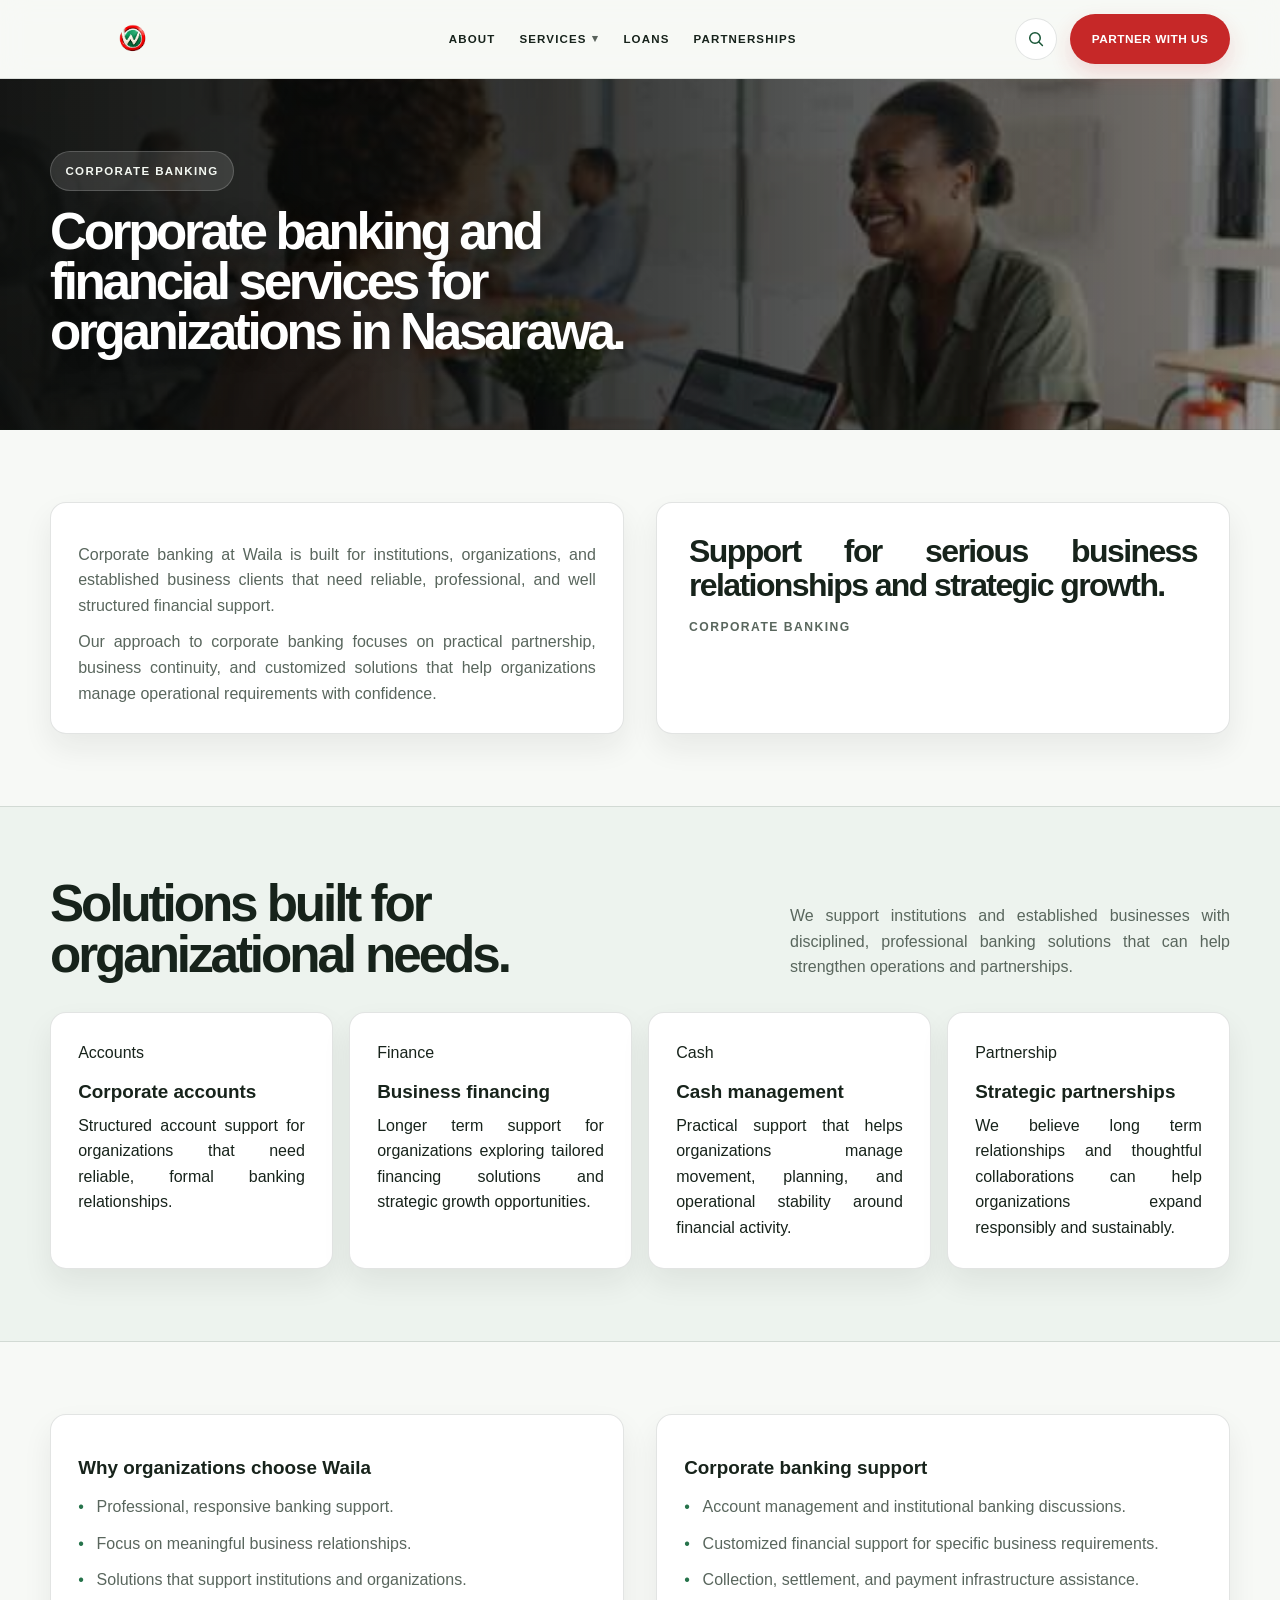
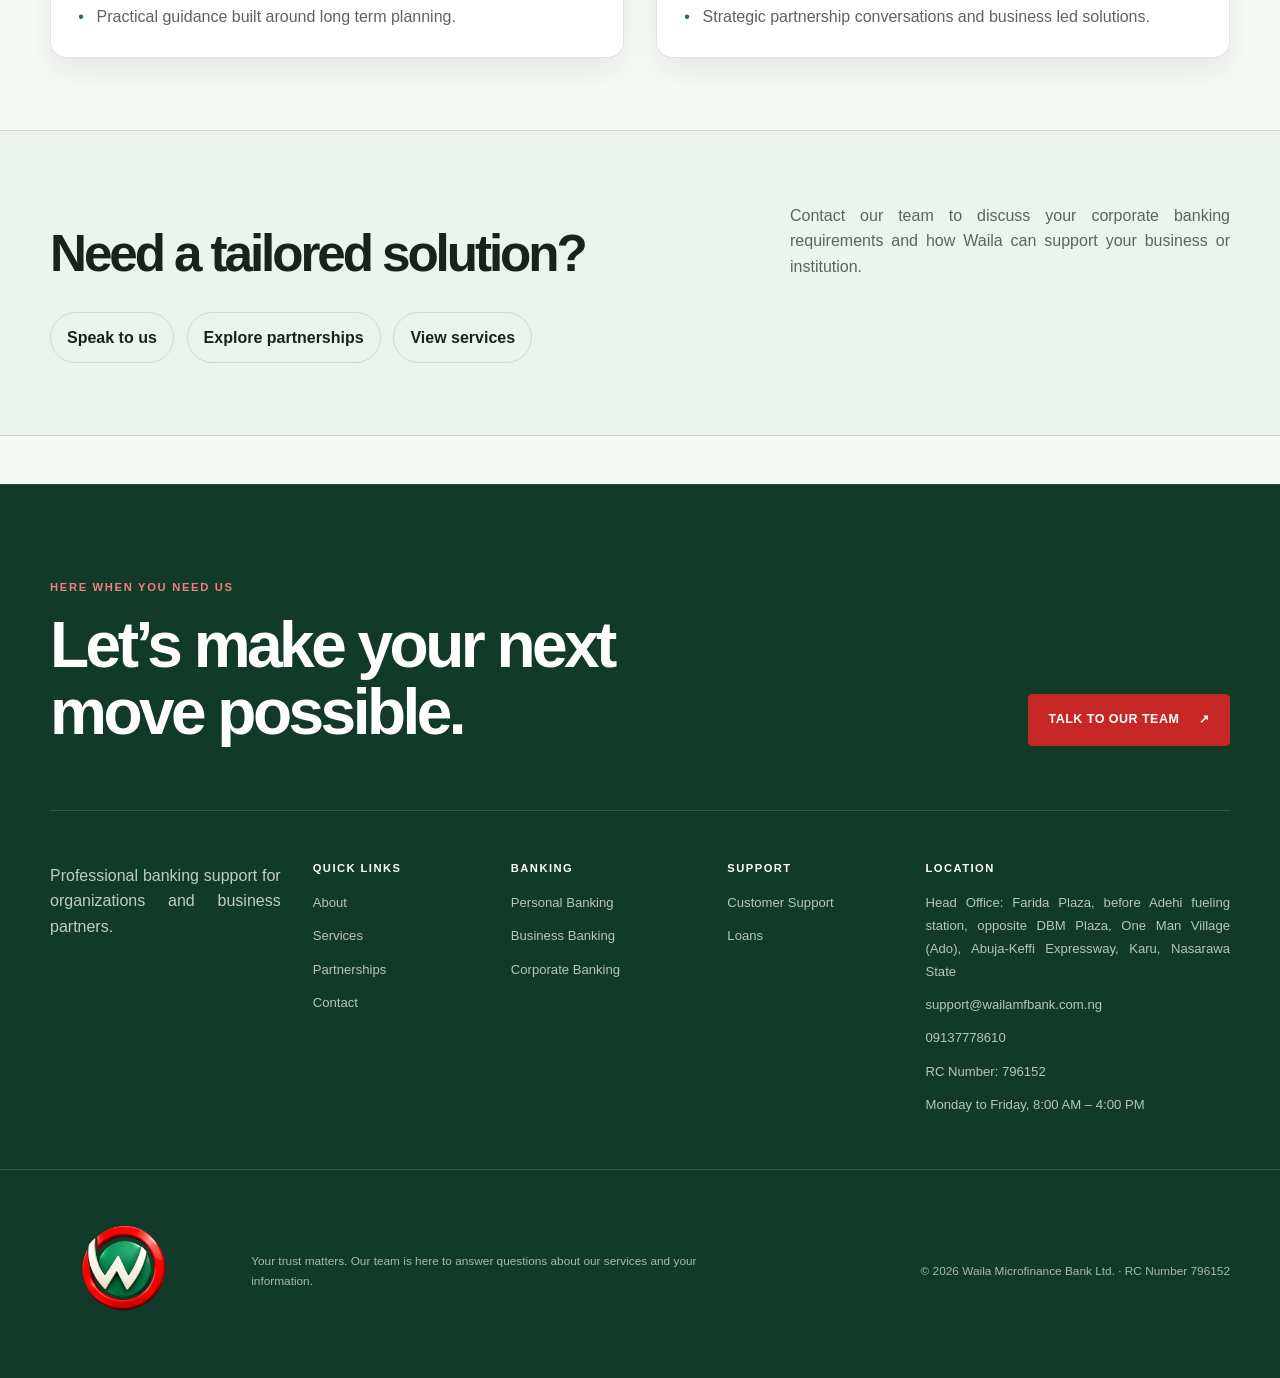
<file: corporate-banking.html>
<!DOCTYPE html>
<html lang="en-NG">
<head>
  <meta charset="UTF-8" />
  <meta name="viewport" content="width=device-width, initial-scale=1.0" />
  <title>Corporate Banking in Nasarawa | Waila Microfinance Bank</title>
  <meta name="description" content="Discover corporate accounts, business financing and cash management from Waila Microfinance Bank for organizations in Nasarawa, Nigeria." />
  <meta property="og:type" content="website" />
  <meta property="og:locale" content="en_NG" />
  <meta property="og:title" content="Corporate Banking in Nasarawa | Waila MFB" />
  <meta property="og:description" content="Discover corporate accounts, business financing and cash management from Waila Microfinance Bank for organizations in Nasarawa, Nigeria." />
  <meta name="twitter:card" content="summary" />
  <meta name="twitter:title" content="Corporate Banking in Nasarawa | Waila MFB" />
  <meta name="twitter:description" content="Discover corporate accounts, business financing and cash management from Waila Microfinance Bank for organizations in Nasarawa, Nigeria." />
  <link rel="stylesheet" href="assets/css/styles.css" />
</head>
<body>
  <header class="site-header">
    <div class="container navbar">
      <a href="index.html" class="brand" aria-label="Go to the Waila Microfinance Bank home page">
        <img src="images/logo.png" alt="Waila Microfinance Bank logo" />
      </a>

      <nav class="nav-menu" data-nav-menu aria-label="Main navigation">
        <div class="nav-item"><a href="about.html">About</a></div>
        <div class="nav-item">
          <button type="button">Services</button>
          <div class="dropdown">
            <a href="services.html">All Services</a>
            <a href="personal-banking.html">Personal Banking</a>
            <a href="business-banking.html">Business Banking</a>
          </div>
        </div>
        <div class="nav-item"><a href="loans.html">Loans</a></div>
        <div class="nav-item"><a href="partnerships.html">Partnerships</a></div>
      </nav>

      <div class="header-actions">
        <div class="site-search" data-site-search>
          <button class="search-toggle" type="button" data-search-toggle aria-label="Open site search" aria-expanded="false">
            <svg viewBox="0 0 24 24" aria-hidden="true"><circle cx="10.8" cy="10.8" r="6.3"></circle><path d="m15.5 15.5 4.2 4.2"></path></svg>
          </button>
          <form class="site-search-panel" data-search-form role="search" hidden>
            <label class="visually-hidden" for="site-search-input">Search Waila</label>
            <div class="site-search-field">
              <input id="site-search-input" type="search" data-search-input placeholder="Search by keyword..." autocomplete="off" />
              <button class="site-search-submit" type="submit">Search</button>
            </div>
            <div class="site-search-results" data-search-results aria-live="polite"></div>
          </form>
        </div>
        <button class="mobile-toggle" type="button" data-menu-toggle aria-label="Open navigation" aria-expanded="false">☰</button>
        <a href="contact.html" class="primary-button">Partner with us</a>
      </div>
    </div>
  </header>

  <main>
    <section class="page-hero page-hero-corporate">
      <div class="container">
        <span class="eyebrow">Corporate banking</span>
        <h1 class="page-title">Corporate banking and financial services for organizations in Nasarawa.</h1>
      </div>
    </section>

    <section class="section">
      <div class="container split-grid">
        <div class="overview-card">
          <p>Corporate banking at Waila is built for institutions, organizations, and established business clients that need reliable, professional, and well structured financial support.</p>
          <p>Our approach to corporate banking focuses on practical partnership, business continuity, and customized solutions that help organizations manage operational requirements with confidence.</p>
        </div>
        <div class="quote-card">
          <p>Support for serious business relationships and strategic growth.</p>
          <span>Corporate Banking</span>
        </div>
      </div>
    </section>

    <section class="section section-alt">
      <div class="container">
        <div class="section-header">
          <h2>Solutions built for organizational needs.</h2>
          <p>We support institutions and established businesses with disciplined, professional banking solutions that can help strengthen operations and partnerships.</p>
        </div>

        <div class="card-grid">
          <article class="service-card">
            <span class="tag">Accounts</span>
            <h3>Corporate accounts</h3>
            <p>Structured account support for organizations that need reliable, formal banking relationships.</p>
          </article>
          <article class="service-card">
            <span class="tag">Finance</span>
            <h3>Business financing</h3>
            <p>Longer term support for organizations exploring tailored financing solutions and strategic growth opportunities.</p>
          </article>
          <article class="service-card">
            <span class="tag">Cash</span>
            <h3>Cash management</h3>
            <p>Practical support that helps organizations manage movement, planning, and operational stability around financial activity.</p>
          </article>
          <article class="service-card">
            <span class="tag">Partnership</span>
            <h3>Strategic partnerships</h3>
            <p>We believe long term relationships and thoughtful collaborations can help organizations expand responsibly and sustainably.</p>
          </article>
        </div>
      </div>
    </section>

    <section class="section">
      <div class="container two-col">
        <div class="list-card">
          <h3>Why organizations choose Waila</h3>
          <ul>
            <li>Professional, responsive banking support.</li>
            <li>Focus on meaningful business relationships.</li>
            <li>Solutions that support institutions and organizations.</li>
            <li>Practical guidance built around long term planning.</li>
          </ul>
        </div>
        <div class="list-card">
          <h3>Corporate banking support</h3>
          <ul>
            <li>Account management and institutional banking discussions.</li>
            <li>Customized financial support for specific business requirements.</li>
            <li>Collection, settlement, and payment infrastructure assistance.</li>
            <li>Strategic partnership conversations and business led solutions.</li>
          </ul>
        </div>
      </div>
    </section>

    <section class="section section-alt">
      <div class="container">
        <div class="section-header">
          <h2>Need a tailored solution?</h2>
          <p>Contact our team to discuss your corporate banking requirements and how Waila can support your business or institution.</p>
        </div>
        <div class="link-list">
          <a href="contact.html">Speak to us</a>
          <a href="partnerships.html">Explore partnerships</a>
          <a href="services.html">View services</a>
        </div>
      </div>
    </section>
  </main>

  <footer class="page-footer">
    <div class="container footer-cta">
      <div>
        <span class="footer-kicker">HERE WHEN YOU NEED US</span>
        <h2>Let’s make your next move possible.</h2>
      </div>
      <a class="footer-cta-link" href="contact.html">Talk to our team <span aria-hidden="true">↗</span></a>
    </div>
    <div class="container footer-grid">
      <div class="footer-brand">
        <img src="images/logo.png" alt="Waila logo" />
        <p>Professional banking support for organizations and business partners.</p>
      </div>
      <div class="footer-col">
        <h4>Quick Links</h4>
        <a href="about.html">About</a>
        <a href="services.html">Services</a>
        <a href="partnerships.html">Partnerships</a>
        <a href="contact.html">Contact</a>
      </div>
      <div class="footer-col">
        <h4>Banking</h4>
        <a href="personal-banking.html">Personal Banking</a>
        <a href="business-banking.html">Business Banking</a>
        <a href="corporate-banking.html">Corporate Banking</a>
      </div>
      <div class="footer-col">
        <h4>Support</h4>
        <a href="contact.html">Customer Support</a>
        <a href="services.html">Loans</a>
      </div>
      <div class="footer-col">
        <h4>Location</h4>
        <p>Head Office: Farida Plaza, before Adehi fueling station, opposite DBM Plaza, One Man Village (Ado), Abuja-Keffi Expressway, Karu, Nasarawa State</p>
        <a href="mailto:support@wailamfbank.com.ng">support@wailamfbank.com.ng</a>
        <a href="tel:09137778610">09137778610</a>
        <p>RC Number: 796152</p>
        <p>Monday to Friday, 8:00 AM – 4:00 PM</p>
      </div>
    </div>
    <div class="footer-bottom">
      <div class="container footer-bottom-inner">
        <a class="footer-bottom-brand" href="index.html" aria-label="Waila Microfinance Bank home">
          <img src="images/logo.png" alt="Waila Microfinance Bank" />
        </a>
        <p>Your trust matters. Our team is here to answer questions about our services and your information.</p>
        <span>© 2026 Waila Microfinance Bank Ltd. · RC Number 796152</span>
      </div>
    </div>
  </footer>

  <button class="back-to-top" type="button" data-back-to-top aria-label="Back to top" title="Back to top" hidden>
    <svg viewBox="0 0 24 24" aria-hidden="true"><path d="m6 14 6-6 6 6M12 8v12"></path></svg>
  </button>
  <script src="assets/js/main.js"></script>
</body>
</html>
</file>
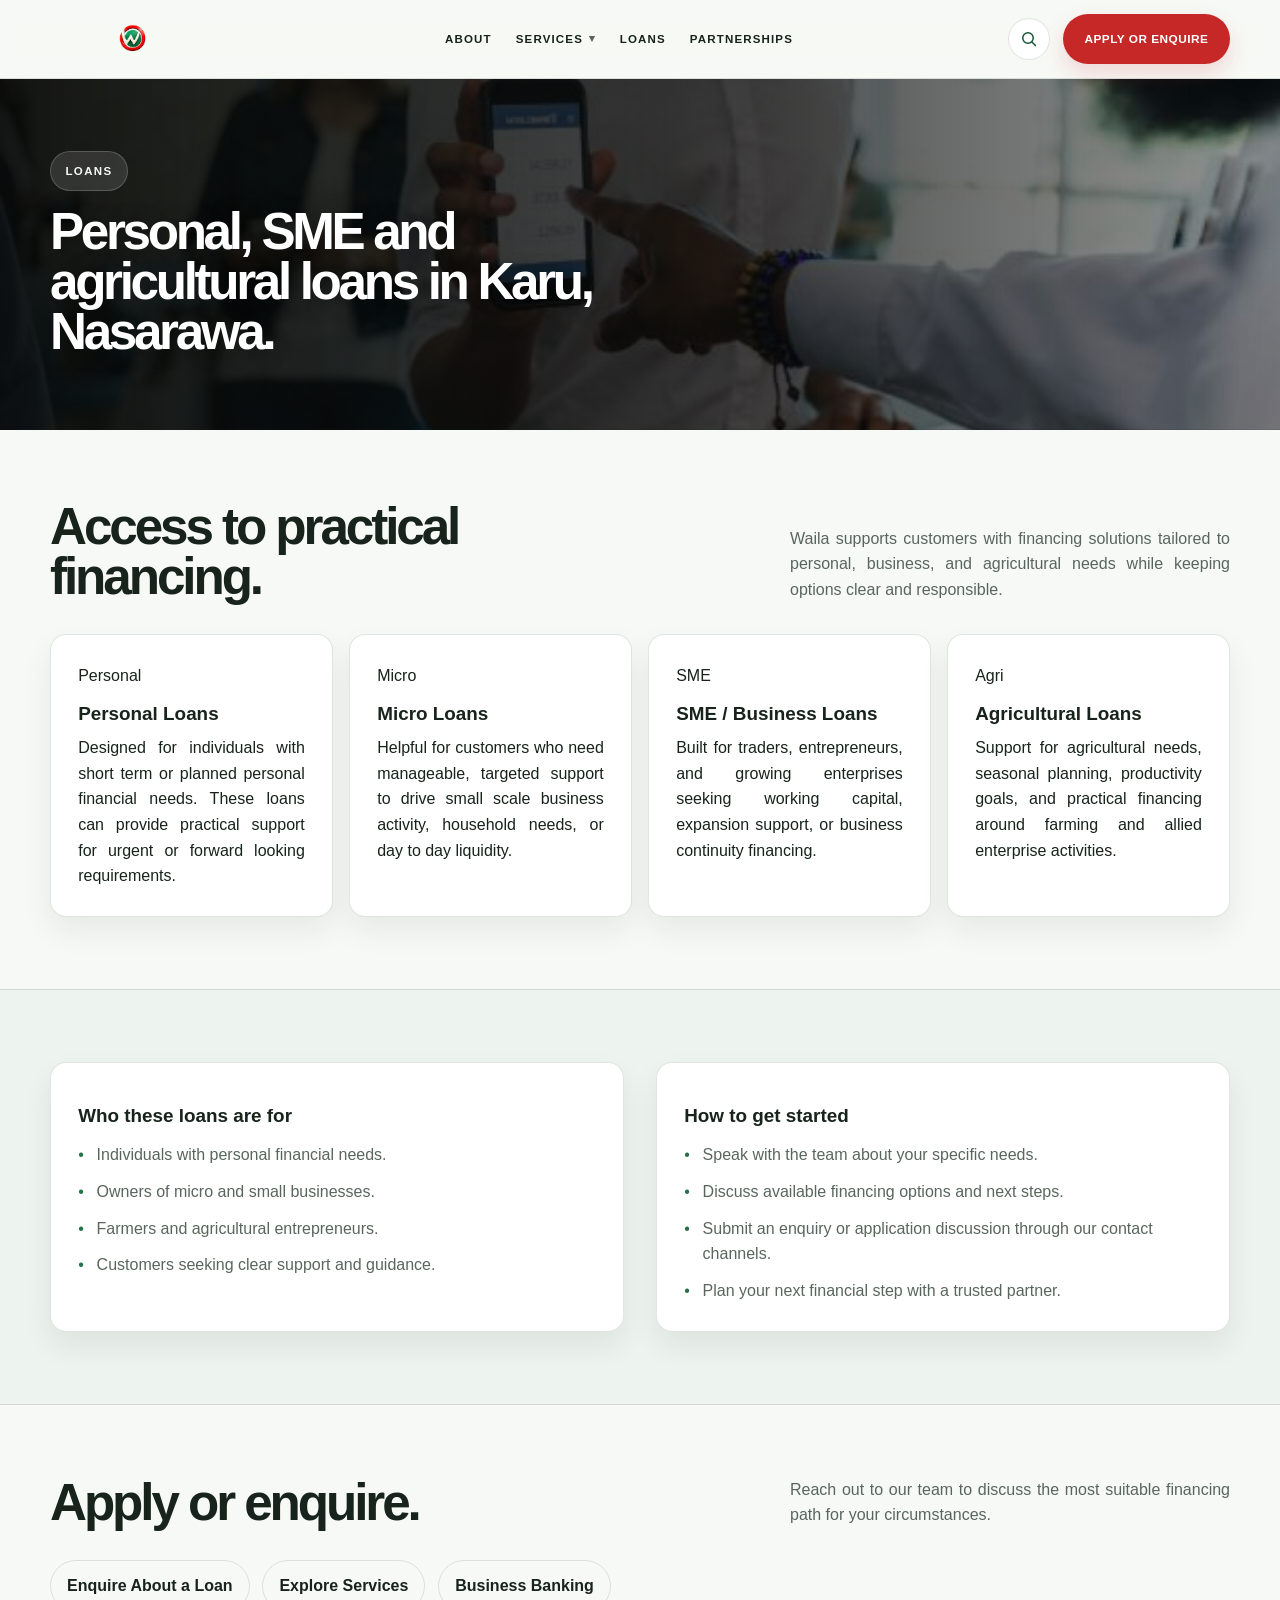
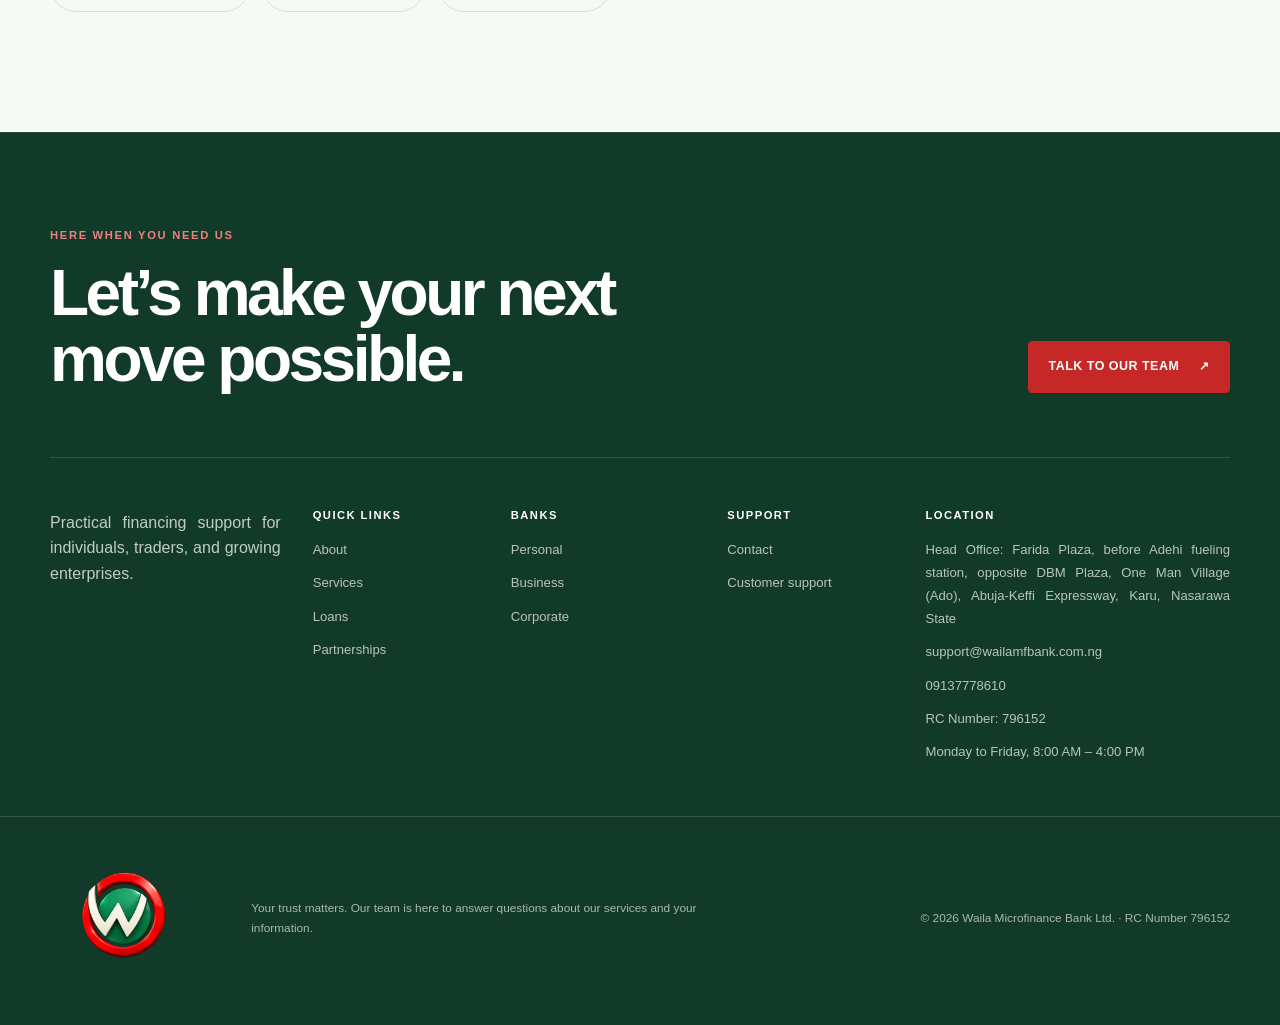
<file: loans.html>
<!DOCTYPE html>
<html lang="en-NG">
<head>
  <meta charset="UTF-8" />
  <meta name="viewport" content="width=device-width, initial-scale=1.0" />
  <title>Personal, SME &amp; Farm Loans in Karu | Waila MFB</title>
  <meta name="description" content="Explore personal loans, SME business finance and agricultural loans from Waila Microfinance Bank in Karu, Nasarawa State." />
  <meta property="og:type" content="website" />
  <meta property="og:locale" content="en_NG" />
  <meta property="og:title" content="Personal, SME &amp; Farm Loans in Karu | Waila MFB" />
  <meta property="og:description" content="Explore personal loans, SME business finance and agricultural loans from Waila Microfinance Bank in Karu, Nasarawa State." />
  <meta name="twitter:card" content="summary" />
  <meta name="twitter:title" content="Personal, SME &amp; Farm Loans in Karu | Waila MFB" />
  <meta name="twitter:description" content="Explore personal loans, SME business finance and agricultural loans from Waila Microfinance Bank in Karu, Nasarawa State." />
  <link rel="stylesheet" href="assets/css/styles.css" />
</head>
<body>
  <header class="site-header">
    <div class="container navbar">
      <a href="index.html" class="brand" aria-label="Go to the Waila Microfinance Bank home page">
        <img src="images/logo.png" alt="Waila Microfinance Bank logo" />
      </a>

      <nav class="nav-menu" data-nav-menu aria-label="Main navigation">
        <div class="nav-item"><a href="about.html">About</a></div>
        <div class="nav-item">
          <button type="button">Services</button>
          <div class="dropdown">
            <a href="services.html">All Services</a>
            <a href="personal-banking.html">Personal Banking</a>
            <a href="business-banking.html">Business Banking</a>
          </div>
        </div>
        <div class="nav-item"><a href="loans.html">Loans</a></div>
        <div class="nav-item"><a href="partnerships.html">Partnerships</a></div>
      </nav>

      <div class="header-actions">
        <div class="site-search" data-site-search>
          <button class="search-toggle" type="button" data-search-toggle aria-label="Open site search" aria-expanded="false">
            <svg viewBox="0 0 24 24" aria-hidden="true"><circle cx="10.8" cy="10.8" r="6.3"></circle><path d="m15.5 15.5 4.2 4.2"></path></svg>
          </button>
          <form class="site-search-panel" data-search-form role="search" hidden>
            <label class="visually-hidden" for="site-search-input">Search Waila</label>
            <div class="site-search-field">
              <input id="site-search-input" type="search" data-search-input placeholder="Search by keyword..." autocomplete="off" />
              <button class="site-search-submit" type="submit">Search</button>
            </div>
            <div class="site-search-results" data-search-results aria-live="polite"></div>
          </form>
        </div>
        <button class="mobile-toggle" type="button" data-menu-toggle aria-label="Open navigation" aria-expanded="false">☰</button>
        <a href="contact.html" class="primary-button">Apply or enquire</a>
      </div>
    </div>
  </header>

  <main>
    <section class="page-hero page-hero-loans">
      <div class="container">
        <span class="eyebrow">Loans</span>
        <h1 class="page-title">Personal, SME and agricultural loans in Karu, Nasarawa.</h1>
      </div>
    </section>

    <section class="section">
      <div class="container">
        <div class="section-header">
          <h2>Access to practical financing.</h2>
          <p>Waila supports customers with financing solutions tailored to personal, business, and agricultural needs while keeping options clear and responsible.</p>
        </div>

        <div class="card-grid">
          <article class="service-card">
            <span class="tag">Personal</span>
            <h3>Personal Loans</h3>
            <p>Designed for individuals with short term or planned personal financial needs. These loans can provide practical support for urgent or forward looking requirements.</p>
          </article>
          <article class="service-card">
            <span class="tag">Micro</span>
            <h3>Micro Loans</h3>
            <p>Helpful for customers who need manageable, targeted support to drive small scale business activity, household needs, or day to day liquidity.</p>
          </article>
          <article class="service-card">
            <span class="tag">SME</span>
            <h3>SME / Business Loans</h3>
            <p>Built for traders, entrepreneurs, and growing enterprises seeking working capital, expansion support, or business continuity financing.</p>
          </article>
          <article class="service-card">
            <span class="tag">Agri</span>
            <h3>Agricultural Loans</h3>
            <p>Support for agricultural needs, seasonal planning, productivity goals, and practical financing around farming and allied enterprise activities.</p>
          </article>
        </div>
      </div>
    </section>

    <section class="section section-alt">
      <div class="container two-col">
        <div class="list-card">
          <h3>Who these loans are for</h3>
          <ul>
            <li>Individuals with personal financial needs.</li>
            <li>Owners of micro and small businesses.</li>
            <li>Farmers and agricultural entrepreneurs.</li>
            <li>Customers seeking clear support and guidance.</li>
          </ul>
        </div>
        <div class="list-card">
          <h3>How to get started</h3>
          <ul>
            <li>Speak with the team about your specific needs.</li>
            <li>Discuss available financing options and next steps.</li>
            <li>Submit an enquiry or application discussion through our contact channels.</li>
            <li>Plan your next financial step with a trusted partner.</li>
          </ul>
        </div>
      </div>
    </section>

    <section class="section">
      <div class="container">
        <div class="section-header">
          <h2>Apply or enquire.</h2>
          <p>Reach out to our team to discuss the most suitable financing path for your circumstances.</p>
        </div>
        <div class="link-list">
          <a href="contact.html">Enquire About a Loan</a>
          <a href="services.html">Explore Services</a>
          <a href="business-banking.html">Business Banking</a>
        </div>
      </div>
    </section>
  </main>

  <footer class="page-footer">
    <div class="container footer-cta">
      <div>
        <span class="footer-kicker">HERE WHEN YOU NEED US</span>
        <h2>Let’s make your next move possible.</h2>
      </div>
      <a class="footer-cta-link" href="contact.html">Talk to our team <span aria-hidden="true">↗</span></a>
    </div>
    <div class="container footer-grid">
      <div class="footer-brand">
        <img src="images/logo.png" alt="Waila logo" />
        <p>Practical financing support for individuals, traders, and growing enterprises.</p>
      </div>
      <div class="footer-col">
        <h4>Quick Links</h4>
        <a href="about.html">About</a>
        <a href="services.html">Services</a>
        <a href="loans.html">Loans</a>
        <a href="partnerships.html">Partnerships</a>
      </div>
      <div class="footer-col">
        <h4>Banks</h4>
        <a href="personal-banking.html">Personal</a>
        <a href="business-banking.html">Business</a>
        <a href="corporate-banking.html">Corporate</a>
      </div>
      <div class="footer-col">
        <h4>Support</h4>
        <a href="contact.html">Contact</a>
        <a href="services.html">Customer support</a>
      </div>
      <div class="footer-col">
        <h4>Location</h4>
        <p>Head Office: Farida Plaza, before Adehi fueling station, opposite DBM Plaza, One Man Village (Ado), Abuja-Keffi Expressway, Karu, Nasarawa State</p>
        <a href="mailto:support@wailamfbank.com.ng">support@wailamfbank.com.ng</a>
        <a href="tel:09137778610">09137778610</a>
        <p>RC Number: 796152</p>
        <p>Monday to Friday, 8:00 AM – 4:00 PM</p>
      </div>
    </div>
    <div class="footer-bottom">
      <div class="container footer-bottom-inner">
        <a class="footer-bottom-brand" href="index.html" aria-label="Waila Microfinance Bank home">
          <img src="images/logo.png" alt="Waila Microfinance Bank" />
        </a>
        <p>Your trust matters. Our team is here to answer questions about our services and your information.</p>
        <span>© 2026 Waila Microfinance Bank Ltd. · RC Number 796152</span>
      </div>
    </div>
  </footer>

  <button class="back-to-top" type="button" data-back-to-top aria-label="Back to top" title="Back to top" hidden>
    <svg viewBox="0 0 24 24" aria-hidden="true"><path d="m6 14 6-6 6 6M12 8v12"></path></svg>
  </button>
  <script src="assets/js/main.js"></script>
</body>
</html>
</file>
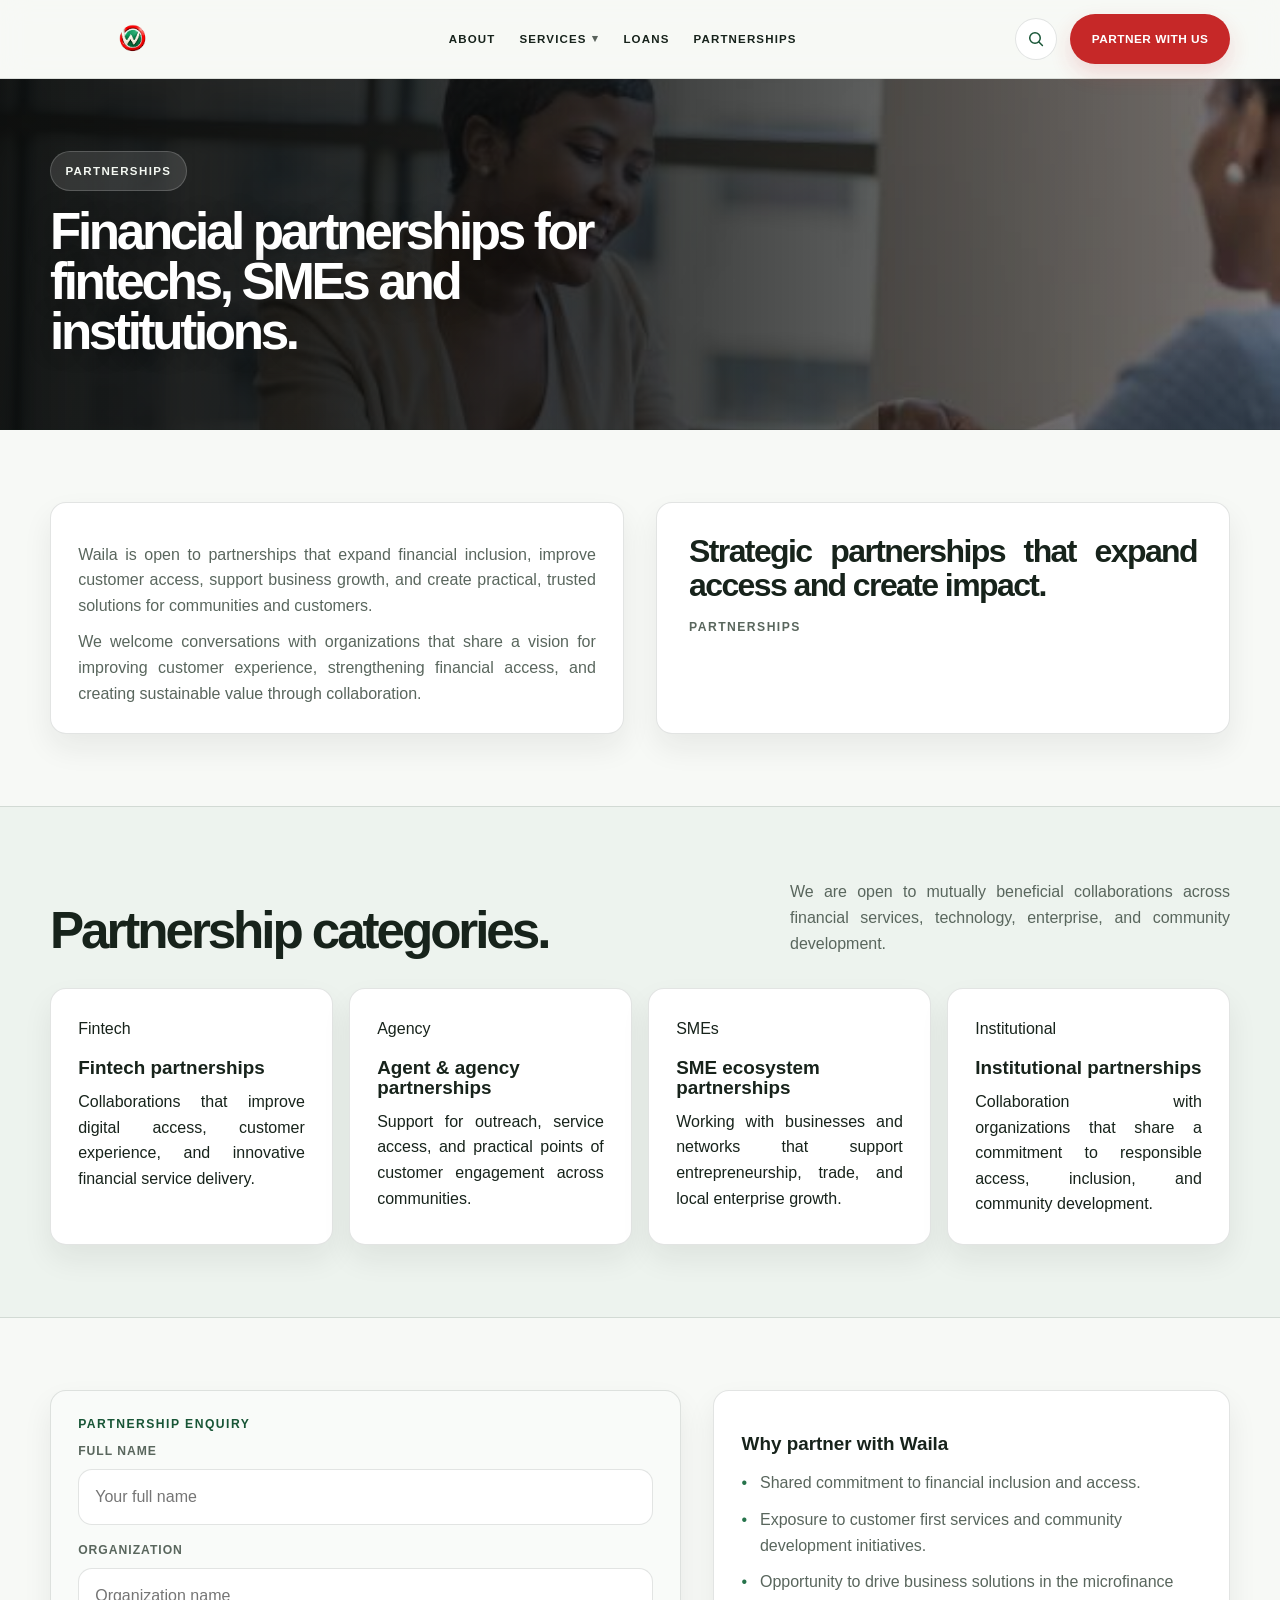
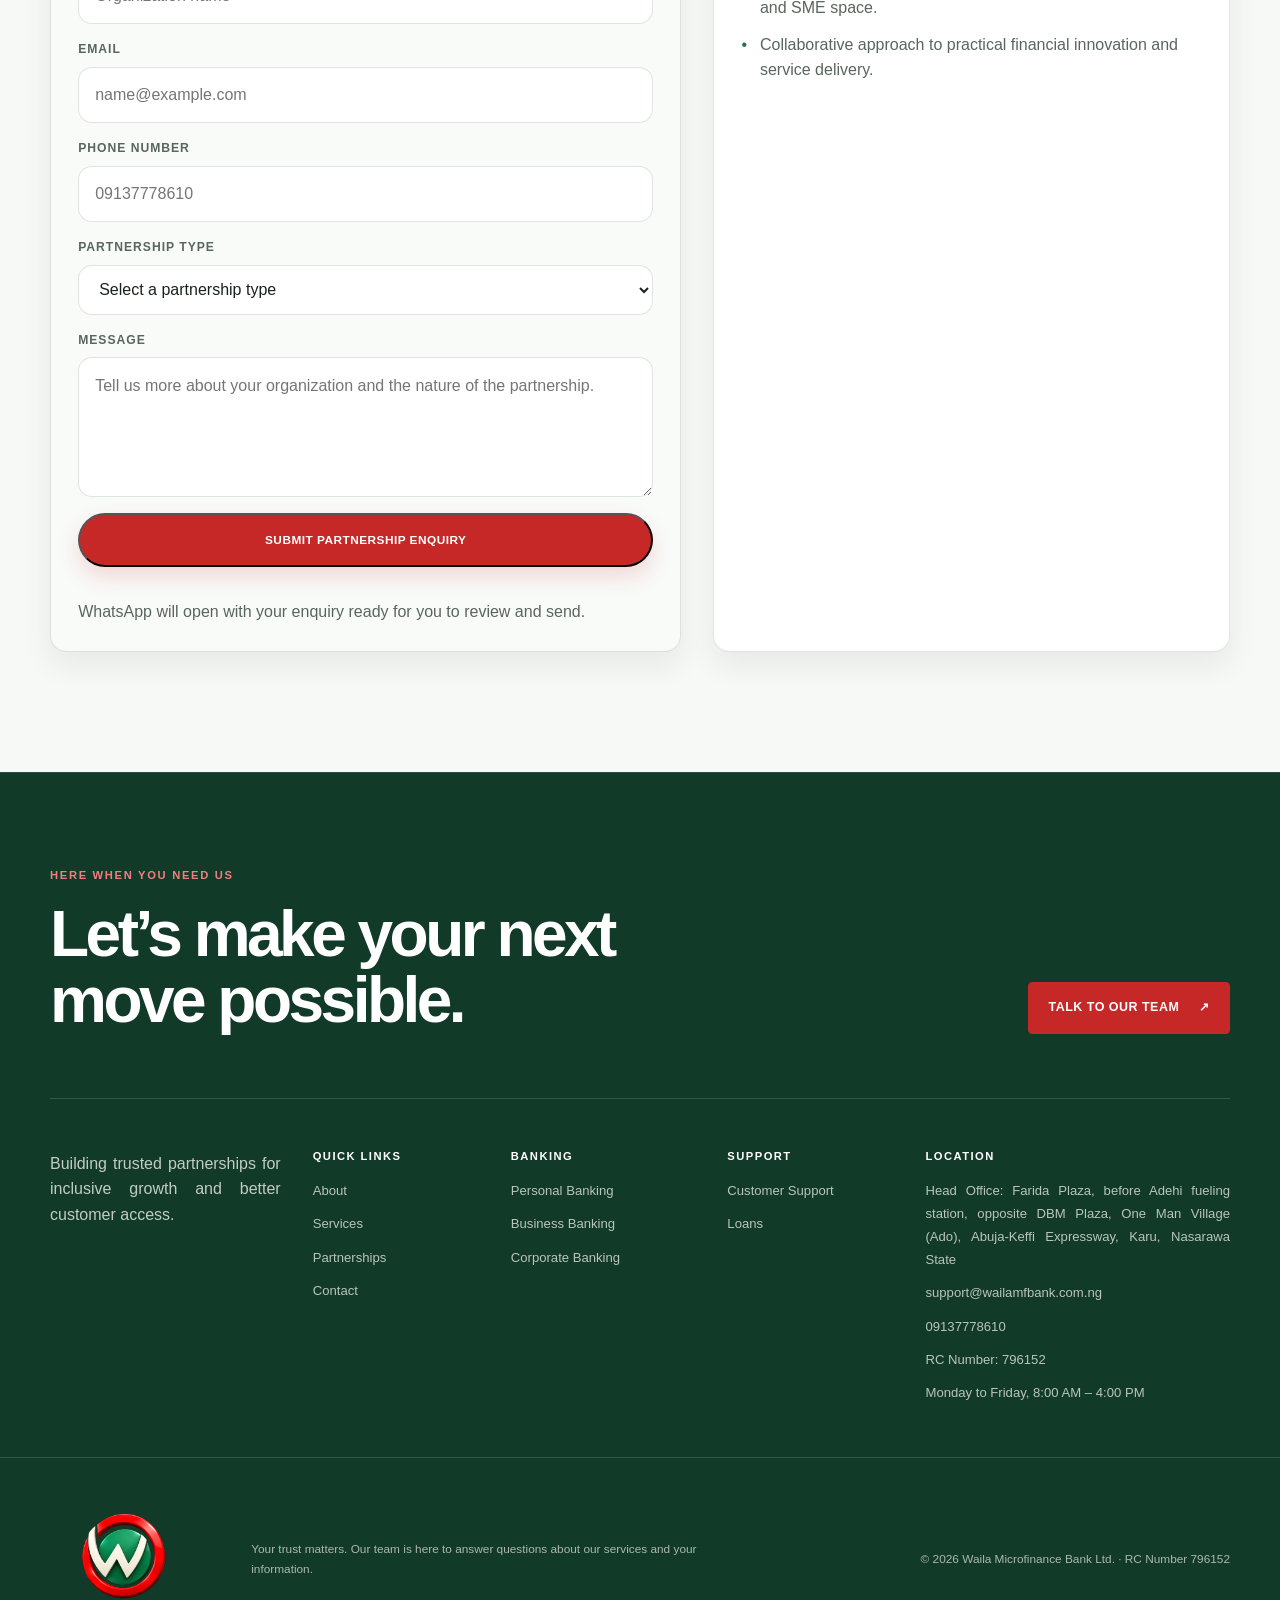
<file: partnerships.html>
<!DOCTYPE html>
<html lang="en-NG">
<head>
  <meta charset="UTF-8" />
  <meta name="viewport" content="width=device-width, initial-scale=1.0" />
  <title>Financial Partnerships in Nigeria | Waila Microfinance Bank</title>
  <meta name="description" content="Explore fintech, agency, SME and institutional partnership opportunities with Waila Microfinance Bank in Karu, Nasarawa, Nigeria." />
  <meta property="og:type" content="website" />
  <meta property="og:locale" content="en_NG" />
  <meta property="og:title" content="Financial Partnerships in Nigeria | Waila MFB" />
  <meta property="og:description" content="Explore fintech, agency, SME and institutional partnership opportunities with Waila Microfinance Bank in Karu, Nasarawa, Nigeria." />
  <meta name="twitter:card" content="summary" />
  <meta name="twitter:title" content="Financial Partnerships in Nigeria | Waila MFB" />
  <meta name="twitter:description" content="Explore fintech, agency, SME and institutional partnership opportunities with Waila Microfinance Bank in Karu, Nasarawa, Nigeria." />
  <link rel="stylesheet" href="assets/css/styles.css" />
</head>
<body>
  <header class="site-header">
    <div class="container navbar">
      <a href="index.html" class="brand" aria-label="Go to the Waila Microfinance Bank home page">
        <img src="images/logo.png" alt="Waila Microfinance Bank logo" />
      </a>

      <nav class="nav-menu" data-nav-menu aria-label="Main navigation">
        <div class="nav-item"><a href="about.html">About</a></div>
        <div class="nav-item">
          <button type="button">Services</button>
          <div class="dropdown">
            <a href="services.html">All Services</a>
            <a href="personal-banking.html">Personal Banking</a>
            <a href="business-banking.html">Business Banking</a>
          </div>
        </div>
        <div class="nav-item"><a href="loans.html">Loans</a></div>
        <div class="nav-item"><a href="partnerships.html">Partnerships</a></div>
      </nav>

      <div class="header-actions">
        <div class="site-search" data-site-search>
          <button class="search-toggle" type="button" data-search-toggle aria-label="Open site search" aria-expanded="false">
            <svg viewBox="0 0 24 24" aria-hidden="true"><circle cx="10.8" cy="10.8" r="6.3"></circle><path d="m15.5 15.5 4.2 4.2"></path></svg>
          </button>
          <form class="site-search-panel" data-search-form role="search" hidden>
            <label class="visually-hidden" for="site-search-input">Search Waila</label>
            <div class="site-search-field">
              <input id="site-search-input" type="search" data-search-input placeholder="Search by keyword..." autocomplete="off" />
              <button class="site-search-submit" type="submit">Search</button>
            </div>
            <div class="site-search-results" data-search-results aria-live="polite"></div>
          </form>
        </div>
        <button class="mobile-toggle" type="button" data-menu-toggle aria-label="Open navigation" aria-expanded="false">☰</button>
        <a href="contact.html" class="primary-button">Partner with us</a>
      </div>
    </div>
  </header>

  <main>
    <section class="page-hero page-hero-partnerships">
      <div class="container">
        <span class="eyebrow">Partnerships</span>
        <h1 class="page-title">Financial partnerships for fintechs, SMEs and institutions.</h1>
      </div>
    </section>

    <section class="section">
      <div class="container split-grid">
        <div class="overview-card">
          <p>Waila is open to partnerships that expand financial inclusion, improve customer access, support business growth, and create practical, trusted solutions for communities and customers.</p>
          <p>We welcome conversations with organizations that share a vision for improving customer experience, strengthening financial access, and creating sustainable value through collaboration.</p>
        </div>
        <div class="quote-card">
          <p>Strategic partnerships that expand access and create impact.</p>
          <span>Partnerships</span>
        </div>
      </div>
    </section>

    <section class="section section-alt">
      <div class="container">
        <div class="section-header">
          <h2>Partnership categories.</h2>
          <p>We are open to mutually beneficial collaborations across financial services, technology, enterprise, and community development.</p>
        </div>

        <div class="card-grid">
          <article class="service-card">
            <span class="tag">Fintech</span>
            <h3>Fintech partnerships</h3>
            <p>Collaborations that improve digital access, customer experience, and innovative financial service delivery.</p>
          </article>
          <article class="service-card">
            <span class="tag">Agency</span>
            <h3>Agent & agency partnerships</h3>
            <p>Support for outreach, service access, and practical points of customer engagement across communities.</p>
          </article>
          <article class="service-card">
            <span class="tag">SMEs</span>
            <h3>SME ecosystem partnerships</h3>
            <p>Working with businesses and networks that support entrepreneurship, trade, and local enterprise growth.</p>
          </article>
          <article class="service-card">
            <span class="tag">Institutional</span>
            <h3>Institutional partnerships</h3>
            <p>Collaboration with organizations that share a commitment to responsible access, inclusion, and community development.</p>
          </article>
        </div>
      </div>
    </section>

    <section class="section">
      <div class="container contact-grid">
        <div class="form-card">
          <h3>Partnership enquiry</h3>
          <form class="form-grid" id="partnership-form">
            <div class="field">
              <label for="full-name">Full Name</label>
              <input id="full-name" type="text" name="full-name" placeholder="Your full name" />
            </div>
            <div class="field">
              <label for="organization">Organization</label>
              <input id="organization" type="text" name="organization" placeholder="Organization name" />
            </div>
            <div class="field">
              <label for="email">Email</label>
              <input id="email" type="email" name="email" placeholder="name@example.com" />
            </div>
            <div class="field">
              <label for="phone">Phone Number</label>
              <input id="phone" type="tel" name="phone" placeholder="09137778610" />
            </div>
            <div class="field">
              <label for="partnership-type">Partnership Type</label>
              <select id="partnership-type" name="partnership-type">
                <option value="">Select a partnership type</option>
                <option>Fintech Partnership</option>
                <option>Payment Service Partnership</option>
                <option>Agent / Agency Partnership</option>
                <option>SME Ecosystem Partnership</option>
                <option>Corporate Partnership</option>
                <option>Technology Partnership</option>
                <option>Institutional Partnership</option>
                <option>Community / Development Partnership</option>
              </select>
            </div>
            <div class="field">
              <label for="message">Message</label>
              <textarea id="message" name="message" placeholder="Tell us more about your organization and the nature of the partnership."></textarea>
            </div>
            <button type="submit" class="primary-button">Submit Partnership Enquiry</button>
            <p class="form-note">WhatsApp will open with your enquiry ready for you to review and send.</p>
          </form>
        </div>

        <div class="list-card">
          <h3>Why partner with Waila</h3>
          <ul>
            <li>Shared commitment to financial inclusion and access.</li>
            <li>Exposure to customer first services and community development initiatives.</li>
            <li>Opportunity to drive business solutions in the microfinance and SME space.</li>
            <li>Collaborative approach to practical financial innovation and service delivery.</li>
          </ul>
        </div>
      </div>
    </section>
  </main>

  <footer class="page-footer">
    <div class="container footer-cta">
      <div>
        <span class="footer-kicker">HERE WHEN YOU NEED US</span>
        <h2>Let’s make your next move possible.</h2>
      </div>
      <a class="footer-cta-link" href="contact.html">Talk to our team <span aria-hidden="true">↗</span></a>
    </div>
    <div class="container footer-grid">
      <div class="footer-brand">
        <img src="images/logo.png" alt="Waila logo" />
        <p>Building trusted partnerships for inclusive growth and better customer access.</p>
      </div>
      <div class="footer-col">
        <h4>Quick Links</h4>
        <a href="about.html">About</a>
        <a href="services.html">Services</a>
        <a href="partnerships.html">Partnerships</a>
        <a href="contact.html">Contact</a>
      </div>
      <div class="footer-col">
        <h4>Banking</h4>
        <a href="personal-banking.html">Personal Banking</a>
        <a href="business-banking.html">Business Banking</a>
        <a href="corporate-banking.html">Corporate Banking</a>
      </div>
      <div class="footer-col">
        <h4>Support</h4>
        <a href="contact.html">Customer Support</a>
        <a href="services.html">Loans</a>
      </div>
      <div class="footer-col">
        <h4>Location</h4>
        <p>Head Office: Farida Plaza, before Adehi fueling station, opposite DBM Plaza, One Man Village (Ado), Abuja-Keffi Expressway, Karu, Nasarawa State</p>
        <a href="mailto:support@wailamfbank.com.ng">support@wailamfbank.com.ng</a>
        <a href="tel:09137778610">09137778610</a>
        <p>RC Number: 796152</p>
        <p>Monday to Friday, 8:00 AM – 4:00 PM</p>
      </div>
    </div>
    <div class="footer-bottom">
      <div class="container footer-bottom-inner">
        <a class="footer-bottom-brand" href="index.html" aria-label="Waila Microfinance Bank home">
          <img src="images/logo.png" alt="Waila Microfinance Bank" />
        </a>
        <p>Your trust matters. Our team is here to answer questions about our services and your information.</p>
        <span>© 2026 Waila Microfinance Bank Ltd. · RC Number 796152</span>
      </div>
    </div>
  </footer>

  <button class="back-to-top" type="button" data-back-to-top aria-label="Back to top" title="Back to top" hidden>
    <svg viewBox="0 0 24 24" aria-hidden="true"><path d="m6 14 6-6 6 6M12 8v12"></path></svg>
  </button>
  <script src="assets/js/main.js"></script>
</body>
</html>
</file>
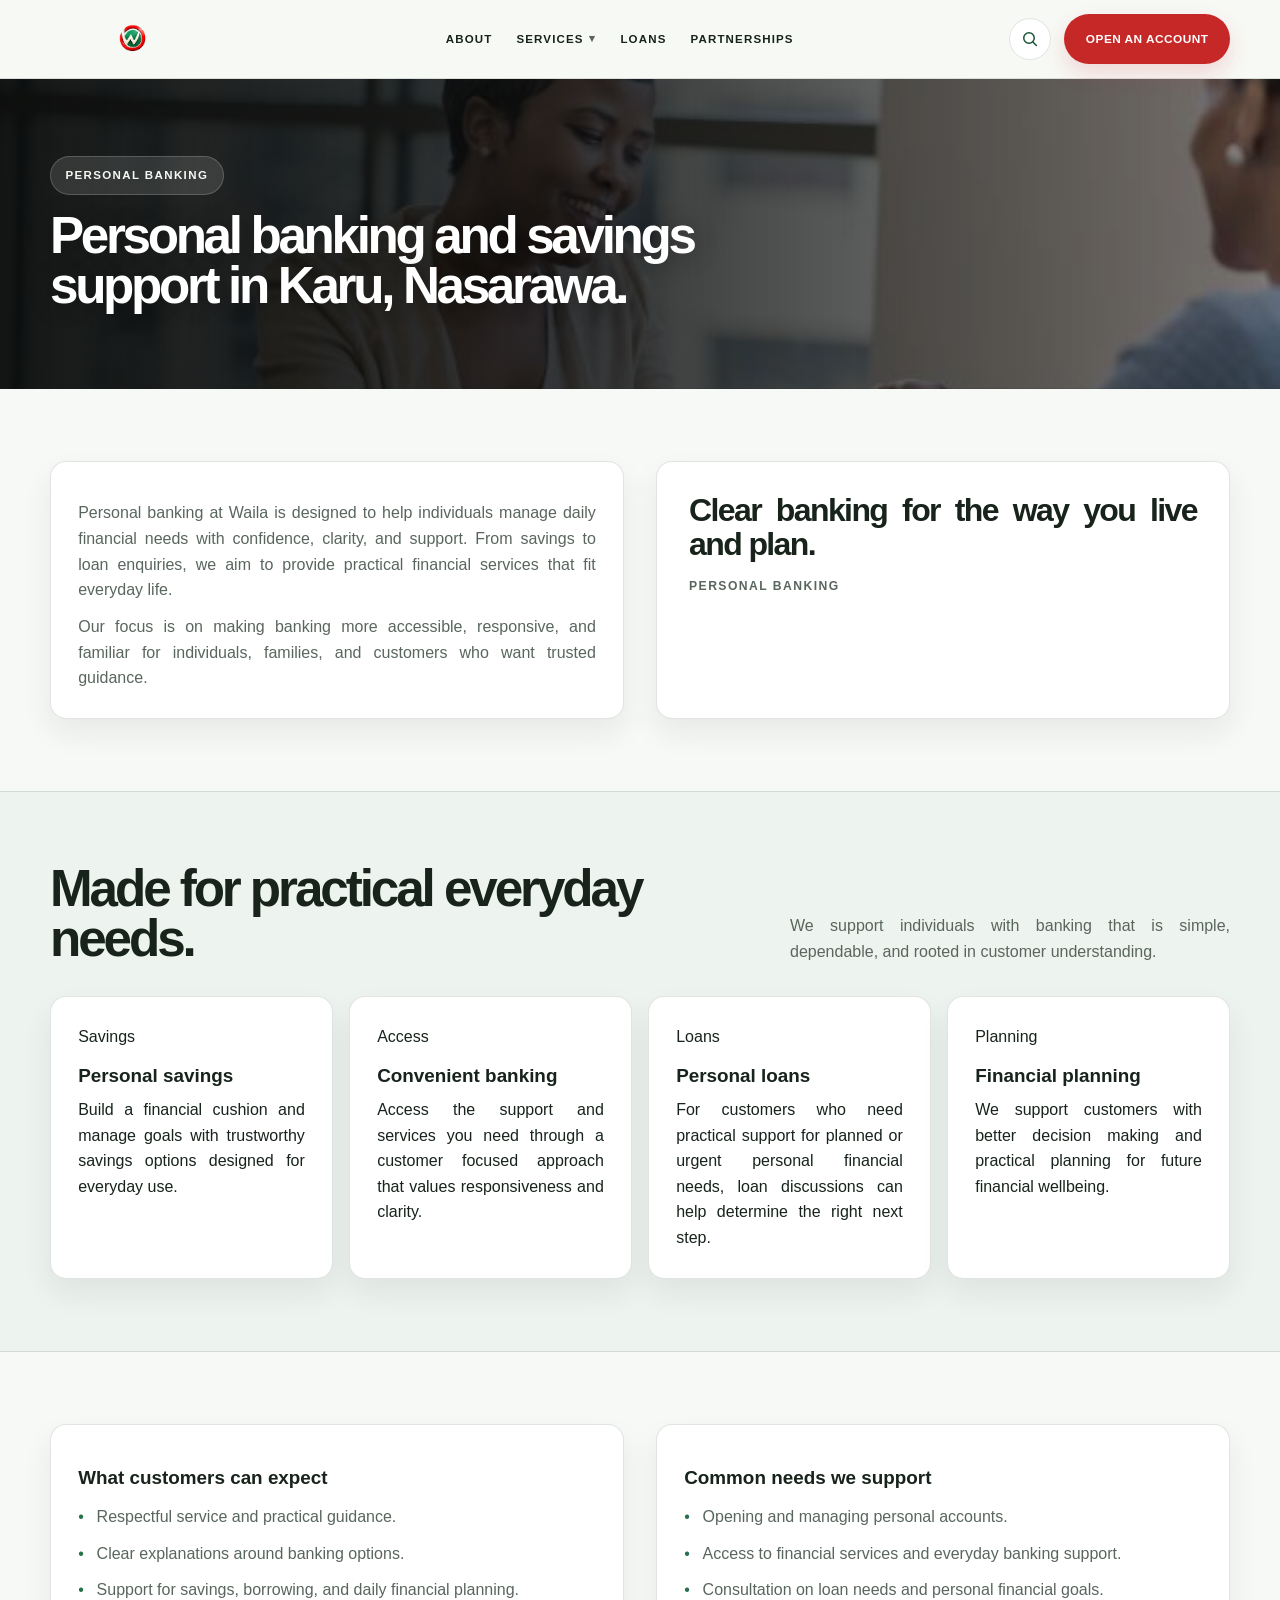
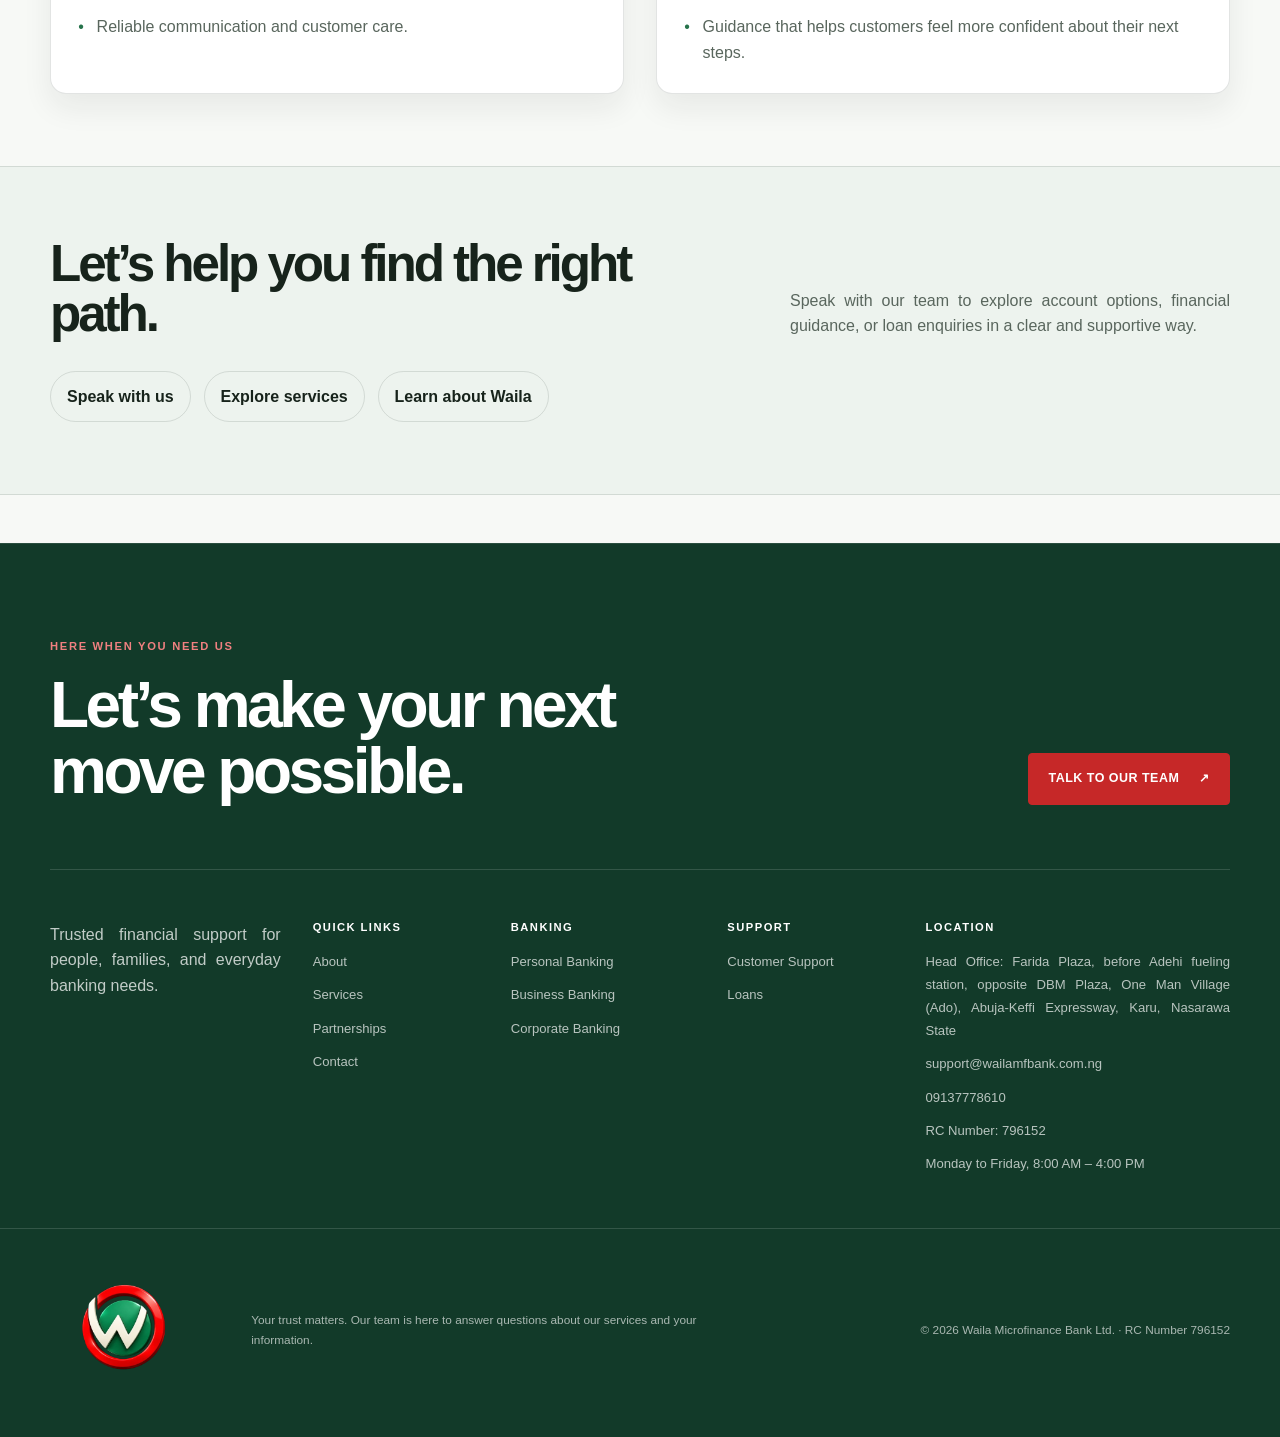
<file: personal-banking.html>
<!DOCTYPE html>
<html lang="en-NG">
<head>
  <meta charset="UTF-8" />
  <meta name="viewport" content="width=device-width, initial-scale=1.0" />
  <title>Personal Banking in Karu | Waila Microfinance Bank</title>
  <meta name="description" content="Find personal banking, savings accounts, everyday money services and personal loan support with Waila Microfinance Bank in Karu, Nasarawa." />
  <meta property="og:type" content="website" />
  <meta property="og:locale" content="en_NG" />
  <meta property="og:title" content="Personal Banking in Karu | Waila Microfinance Bank" />
  <meta property="og:description" content="Find personal banking, savings accounts, everyday money services and personal loan support with Waila Microfinance Bank in Karu, Nasarawa." />
  <meta name="twitter:card" content="summary" />
  <meta name="twitter:title" content="Personal Banking in Karu | Waila Microfinance Bank" />
  <meta name="twitter:description" content="Find personal banking, savings accounts, everyday money services and personal loan support with Waila Microfinance Bank in Karu, Nasarawa." />
  <link rel="stylesheet" href="assets/css/styles.css" />
</head>
<body>
  <header class="site-header">
    <div class="container navbar">
      <a href="index.html" class="brand" aria-label="Go to the Waila Microfinance Bank home page">
        <img src="images/logo.png" alt="Waila Microfinance Bank logo" />
      </a>

      <nav class="nav-menu" data-nav-menu aria-label="Main navigation">
        <div class="nav-item"><a href="about.html">About</a></div>
        <div class="nav-item">
          <button type="button">Services</button>
          <div class="dropdown">
            <a href="services.html">All Services</a>
            <a href="personal-banking.html">Personal Banking</a>
            <a href="business-banking.html">Business Banking</a>
          </div>
        </div>
        <div class="nav-item"><a href="loans.html">Loans</a></div>
        <div class="nav-item"><a href="partnerships.html">Partnerships</a></div>
      </nav>

      <div class="header-actions">
        <div class="site-search" data-site-search>
          <button class="search-toggle" type="button" data-search-toggle aria-label="Open site search" aria-expanded="false">
            <svg viewBox="0 0 24 24" aria-hidden="true"><circle cx="10.8" cy="10.8" r="6.3"></circle><path d="m15.5 15.5 4.2 4.2"></path></svg>
          </button>
          <form class="site-search-panel" data-search-form role="search" hidden>
            <label class="visually-hidden" for="site-search-input">Search Waila</label>
            <div class="site-search-field">
              <input id="site-search-input" type="search" data-search-input placeholder="Search by keyword..." autocomplete="off" />
              <button class="site-search-submit" type="submit">Search</button>
            </div>
            <div class="site-search-results" data-search-results aria-live="polite"></div>
          </form>
        </div>
        <button class="mobile-toggle" type="button" data-menu-toggle aria-label="Open navigation" aria-expanded="false">☰</button>
        <a href="contact.html" class="primary-button">Open an account</a>
      </div>
    </div>
  </header>

  <main>
    <section class="page-hero page-hero-personal">
      <div class="container">
        <span class="eyebrow">Personal banking</span>
        <h1 class="page-title">Personal banking and savings support in Karu, Nasarawa.</h1>
      </div>
    </section>

    <section class="section">
      <div class="container split-grid">
        <div class="overview-card">
          <p>Personal banking at Waila is designed to help individuals manage daily financial needs with confidence, clarity, and support. From savings to loan enquiries, we aim to provide practical financial services that fit everyday life.</p>
          <p>Our focus is on making banking more accessible, responsive, and familiar for individuals, families, and customers who want trusted guidance.</p>
        </div>
        <div class="quote-card">
          <p>Clear banking for the way you live and plan.</p>
          <span>Personal Banking</span>
        </div>
      </div>
    </section>

    <section class="section section-alt">
      <div class="container">
        <div class="section-header">
          <h2>Made for practical everyday needs.</h2>
          <p>We support individuals with banking that is simple, dependable, and rooted in customer understanding.</p>
        </div>

        <div class="card-grid">
          <article class="service-card">
            <span class="tag">Savings</span>
            <h3>Personal savings</h3>
            <p>Build a financial cushion and manage goals with trustworthy savings options designed for everyday use.</p>
          </article>
          <article class="service-card">
            <span class="tag">Access</span>
            <h3>Convenient banking</h3>
            <p>Access the support and services you need through a customer focused approach that values responsiveness and clarity.</p>
          </article>
          <article class="service-card">
            <span class="tag">Loans</span>
            <h3>Personal loans</h3>
            <p>For customers who need practical support for planned or urgent personal financial needs, loan discussions can help determine the right next step.</p>
          </article>
          <article class="service-card">
            <span class="tag">Planning</span>
            <h3>Financial planning</h3>
            <p>We support customers with better decision making and practical planning for future financial wellbeing.</p>
          </article>
        </div>
      </div>
    </section>

    <section class="section">
      <div class="container two-col">
        <div class="list-card">
          <h3>What customers can expect</h3>
          <ul>
            <li>Respectful service and practical guidance.</li>
            <li>Clear explanations around banking options.</li>
            <li>Support for savings, borrowing, and daily financial planning.</li>
            <li>Reliable communication and customer care.</li>
          </ul>
        </div>
        <div class="list-card">
          <h3>Common needs we support</h3>
          <ul>
            <li>Opening and managing personal accounts.</li>
            <li>Access to financial services and everyday banking support.</li>
            <li>Consultation on loan needs and personal financial goals.</li>
            <li>Guidance that helps customers feel more confident about their next steps.</li>
          </ul>
        </div>
      </div>
    </section>

    <section class="section section-alt">
      <div class="container">
        <div class="section-header">
          <h2>Let’s help you find the right path.</h2>
          <p>Speak with our team to explore account options, financial guidance, or loan enquiries in a clear and supportive way.</p>
        </div>
        <div class="link-list">
          <a href="contact.html">Speak with us</a>
          <a href="services.html">Explore services</a>
          <a href="about.html">Learn about Waila</a>
        </div>
      </div>
    </section>
  </main>

  <footer class="page-footer">
    <div class="container footer-cta">
      <div>
        <span class="footer-kicker">HERE WHEN YOU NEED US</span>
        <h2>Let’s make your next move possible.</h2>
      </div>
      <a class="footer-cta-link" href="contact.html">Talk to our team <span aria-hidden="true">↗</span></a>
    </div>
    <div class="container footer-grid">
      <div class="footer-brand">
        <img src="images/logo.png" alt="Waila logo" />
        <p>Trusted financial support for people, families, and everyday banking needs.</p>
      </div>
      <div class="footer-col">
        <h4>Quick Links</h4>
        <a href="about.html">About</a>
        <a href="services.html">Services</a>
        <a href="partnerships.html">Partnerships</a>
        <a href="contact.html">Contact</a>
      </div>
      <div class="footer-col">
        <h4>Banking</h4>
        <a href="personal-banking.html">Personal Banking</a>
        <a href="business-banking.html">Business Banking</a>
        <a href="corporate-banking.html">Corporate Banking</a>
      </div>
      <div class="footer-col">
        <h4>Support</h4>
        <a href="contact.html">Customer Support</a>
        <a href="services.html">Loans</a>
      </div>
      <div class="footer-col">
        <h4>Location</h4>
        <p>Head Office: Farida Plaza, before Adehi fueling station, opposite DBM Plaza, One Man Village (Ado), Abuja-Keffi Expressway, Karu, Nasarawa State</p>
        <a href="mailto:support@wailamfbank.com.ng">support@wailamfbank.com.ng</a>
        <a href="tel:09137778610">09137778610</a>
        <p>RC Number: 796152</p>
        <p>Monday to Friday, 8:00 AM – 4:00 PM</p>
      </div>
    </div>
    <div class="footer-bottom">
      <div class="container footer-bottom-inner">
        <a class="footer-bottom-brand" href="index.html" aria-label="Waila Microfinance Bank home">
          <img src="images/logo.png" alt="Waila Microfinance Bank" />
        </a>
        <p>Your trust matters. Our team is here to answer questions about our services and your information.</p>
        <span>© 2026 Waila Microfinance Bank Ltd. · RC Number 796152</span>
      </div>
    </div>
  </footer>

  <button class="back-to-top" type="button" data-back-to-top aria-label="Back to top" title="Back to top" hidden>
    <svg viewBox="0 0 24 24" aria-hidden="true"><path d="m6 14 6-6 6 6M12 8v12"></path></svg>
  </button>
  <script src="assets/js/main.js"></script>
</body>
</html>
</file>
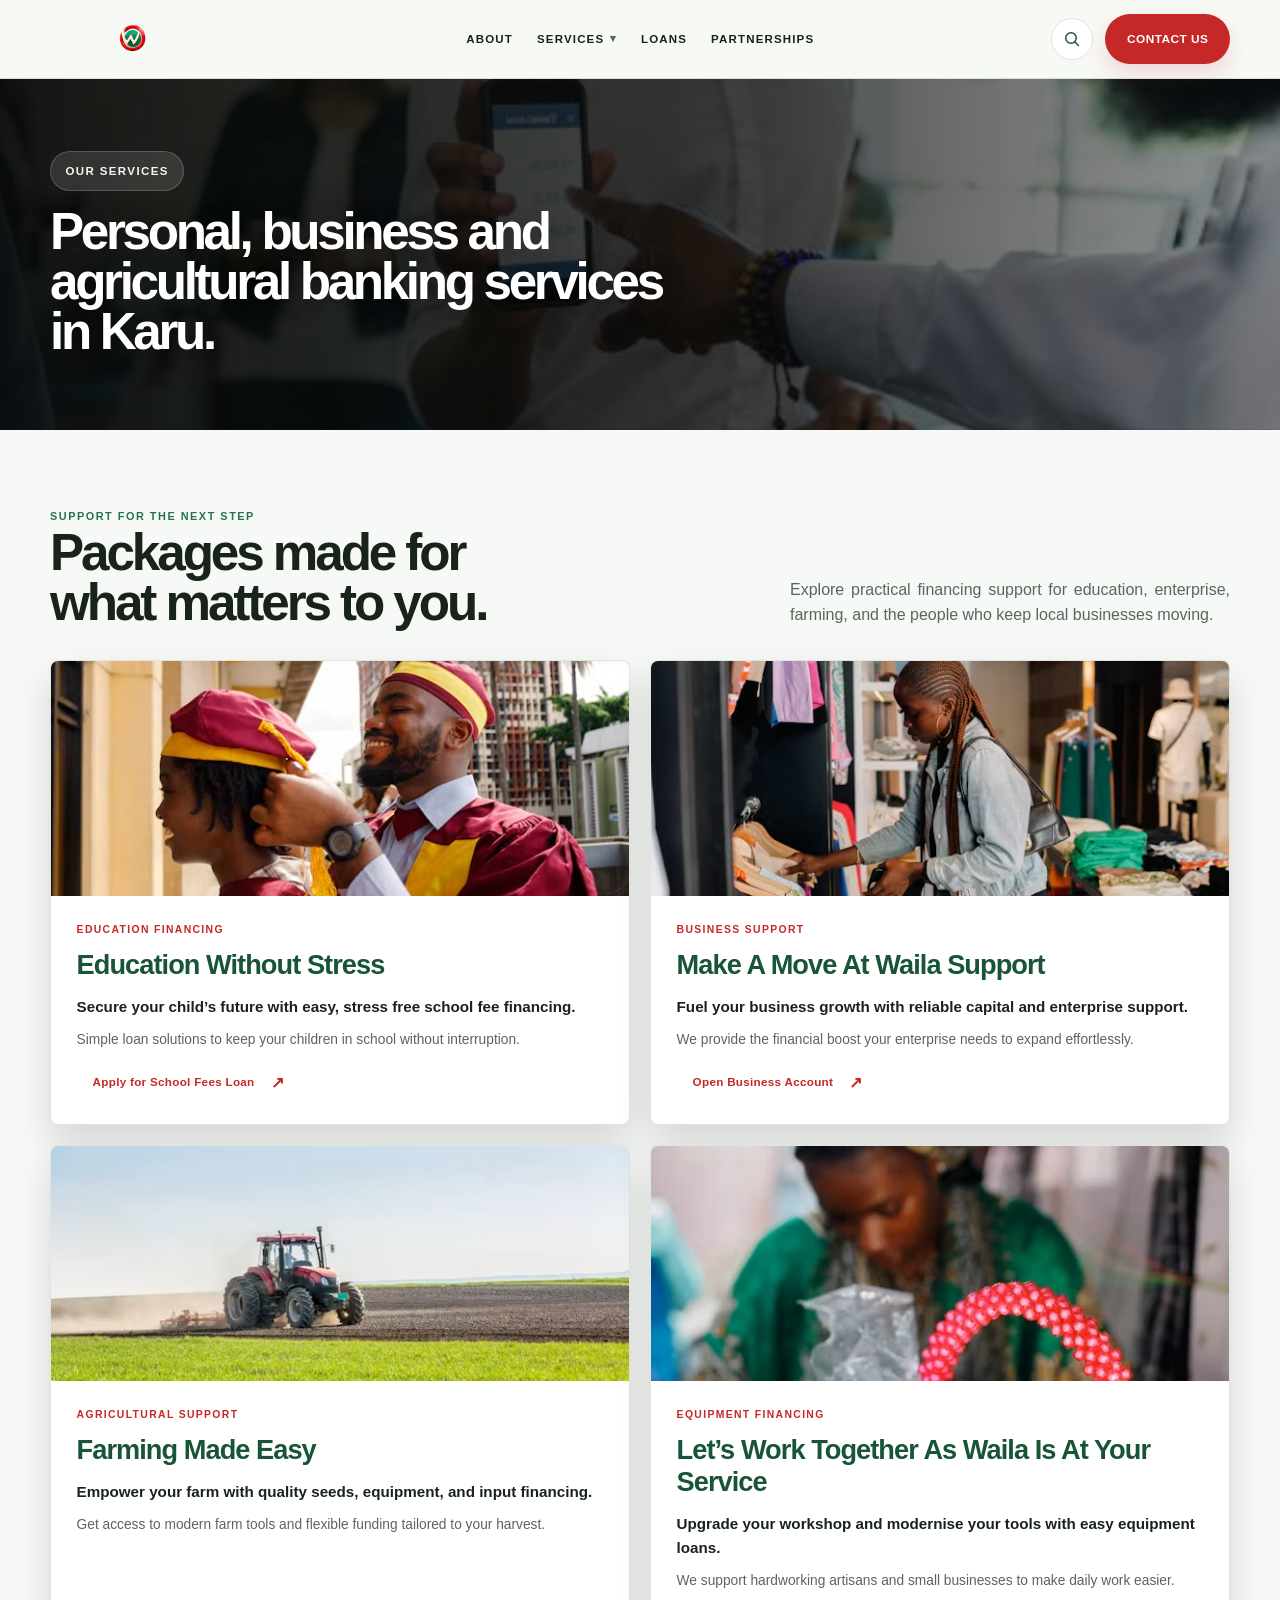
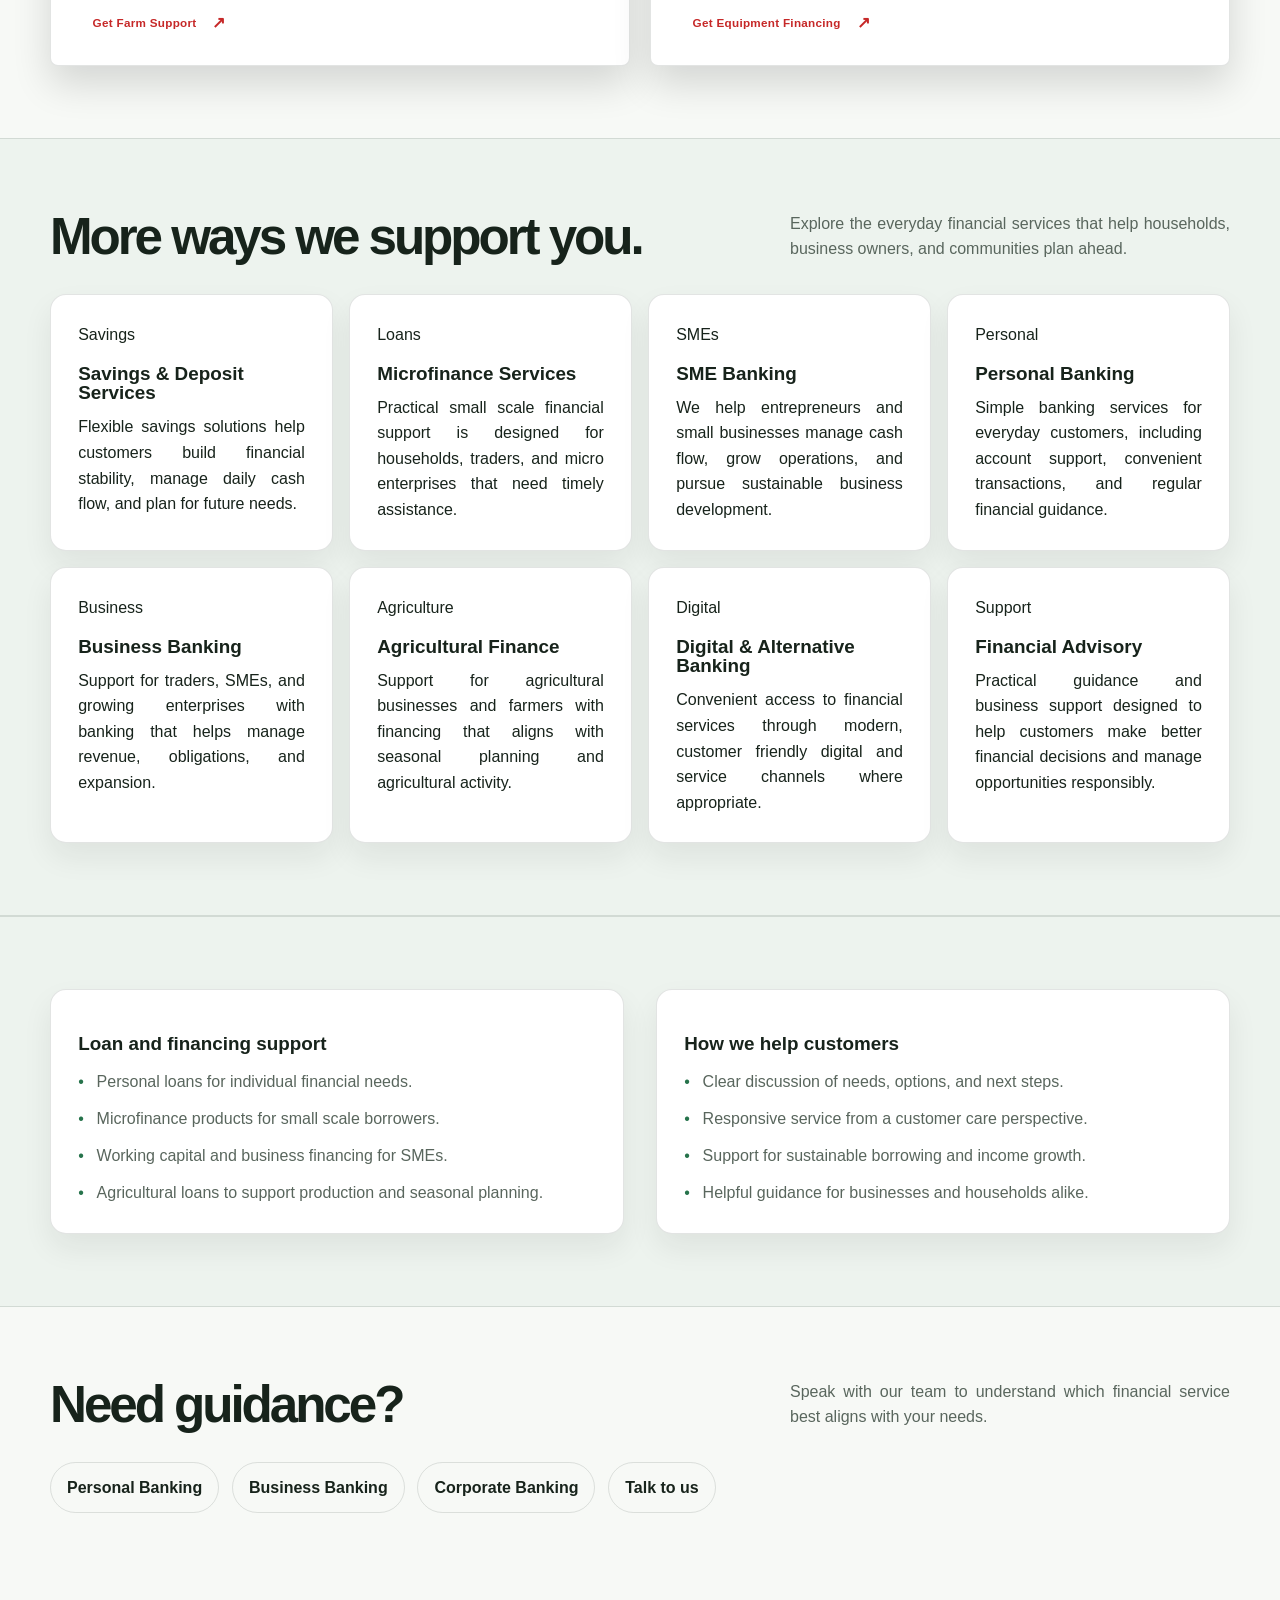
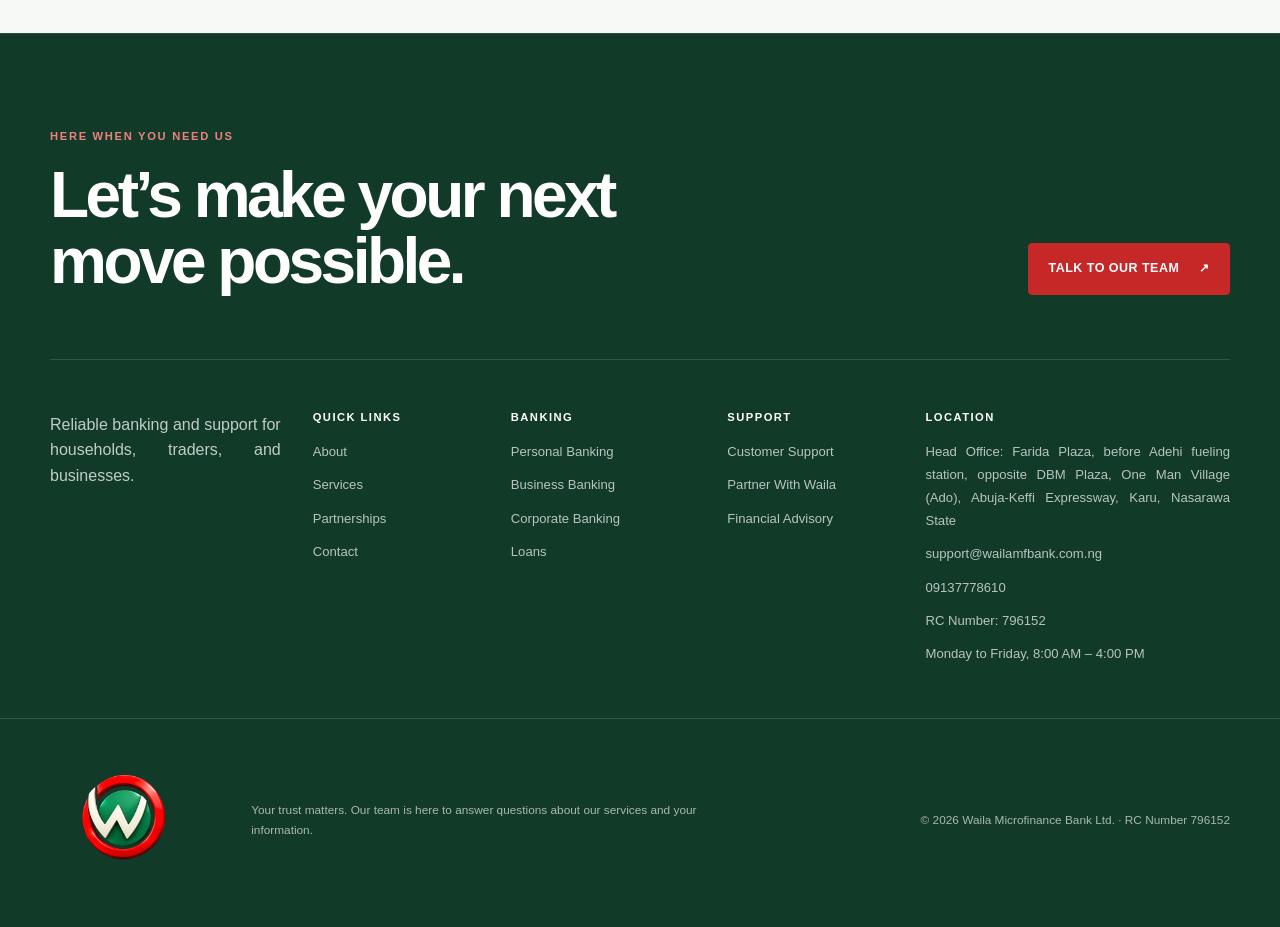
<file: services.html>
<!DOCTYPE html>
<html lang="en-NG">
<head>
  <meta charset="UTF-8" />
  <meta name="viewport" content="width=device-width, initial-scale=1.0" />
  <title>Banking Services in Karu | Waila Microfinance Bank</title>
  <meta name="description" content="Explore personal and business banking, SME finance, personal loans and agricultural services from Waila Microfinance Bank in Karu, Nasarawa." />
  <meta property="og:type" content="website" />
  <meta property="og:locale" content="en_NG" />
  <meta property="og:title" content="Banking Services in Karu | Waila Microfinance Bank" />
  <meta property="og:description" content="Explore personal and business banking, SME finance, personal loans and agricultural services from Waila Microfinance Bank in Karu, Nasarawa." />
  <meta name="twitter:card" content="summary" />
  <meta name="twitter:title" content="Banking Services in Karu | Waila Microfinance Bank" />
  <meta name="twitter:description" content="Explore personal and business banking, SME finance, personal loans and agricultural services from Waila Microfinance Bank in Karu, Nasarawa." />
  <link rel="stylesheet" href="assets/css/styles.css" />
</head>
<body>
  <header class="site-header">
    <div class="container navbar">
      <a href="index.html" class="brand" aria-label="Go to the Waila Microfinance Bank home page">
        <img src="images/logo.png" alt="Waila Microfinance Bank logo" />
      </a>

      <nav class="nav-menu" data-nav-menu aria-label="Main navigation">
        <div class="nav-item"><a href="about.html">About</a></div>
        <div class="nav-item">
          <button type="button">Services</button>
          <div class="dropdown">
            <a href="services.html">All Services</a>
            <a href="personal-banking.html">Personal Banking</a>
            <a href="business-banking.html">Business Banking</a>
          </div>
        </div>
        <div class="nav-item"><a href="loans.html">Loans</a></div>
        <div class="nav-item"><a href="partnerships.html">Partnerships</a></div>
      </nav>

      <div class="header-actions">
        <div class="site-search" data-site-search>
          <button class="search-toggle" type="button" data-search-toggle aria-label="Open site search" aria-expanded="false">
            <svg viewBox="0 0 24 24" aria-hidden="true"><circle cx="10.8" cy="10.8" r="6.3"></circle><path d="m15.5 15.5 4.2 4.2"></path></svg>
          </button>
          <form class="site-search-panel" data-search-form role="search" hidden>
            <label class="visually-hidden" for="site-search-input">Search Waila</label>
            <div class="site-search-field">
              <input id="site-search-input" type="search" data-search-input placeholder="Search by keyword..." autocomplete="off" />
              <button class="site-search-submit" type="submit">Search</button>
            </div>
            <div class="site-search-results" data-search-results aria-live="polite"></div>
          </form>
        </div>
        <button class="mobile-toggle" type="button" data-menu-toggle aria-label="Open navigation" aria-expanded="false">☰</button>
        <a href="contact.html" class="primary-button">Contact us</a>
      </div>
    </div>
  </header>

  <main>
    <section class="page-hero page-hero-services">
      <div class="container">
        <span class="eyebrow">Our services</span>
        <h1 class="page-title">Personal, business and agricultural banking services in Karu.</h1>
      </div>
    </section>

    <section class="section service-packages">
      <div class="container">
        <div class="section-header">
          <div>
            <span class="home-kicker">Support for the next step</span>
            <h2>Packages made for<br />what matters to you.</h2>
          </div>
          <p>Explore practical financing support for education, enterprise, farming, and the people who keep local businesses moving.</p>
        </div>

        <div class="package-grid">
          <article class="package-card" id="education-without-stress">
            <img src="images/education.png" alt="Graduates celebrating their education" />
            <div class="package-card-content">
              <span class="package-category">Education financing</span>
              <h3>Education Without Stress</h3>
              <h4>Secure your child’s future with easy, stress free school fee financing.</h4>
              <p>Simple loan solutions to keep your children in school without interruption.</p>
              <a class="package-cta" href="contact.html?package=education#contact-form">Apply for School Fees Loan <span aria-hidden="true">↗</span></a>
            </div>
          </article>
          <article class="package-card" id="make-a-move">
            <img src="images/make%20a%20move.png" alt="A business owner selecting clothing in her shop" />
            <div class="package-card-content">
              <span class="package-category">Business support</span>
              <h3>Make A Move At Waila Support</h3>
              <h4>Fuel your business growth with reliable capital and enterprise support.</h4>
              <p>We provide the financial boost your enterprise needs to expand effortlessly.</p>
              <a class="package-cta" href="contact.html?package=business#contact-form">Open Business Account <span aria-hidden="true">↗</span></a>
            </div>
          </article>
          <article class="package-card" id="farming-made-easy">
            <img src="images/farm.png" alt="A tractor working across a green field" />
            <div class="package-card-content">
              <span class="package-category">Agricultural support</span>
              <h3>Farming Made Easy</h3>
              <h4>Empower your farm with quality seeds, equipment, and input financing.</h4>
              <p>Get access to modern farm tools and flexible funding tailored to your harvest.</p>
              <a class="package-cta" href="contact.html?package=farming#contact-form">Get Farm Support <span aria-hidden="true">↗</span></a>
            </div>
          </article>
          <article class="package-card" id="lets-work-together">
            <img src="images/lets%20work%20together.png" alt="An artisan creating a colorful handmade bag" />
            <div class="package-card-content">
              <span class="package-category">Equipment financing</span>
              <h3>Let’s Work Together As Waila Is At Your Service</h3>
              <h4>Upgrade your workshop and modernise your tools with easy equipment loans.</h4>
              <p>We support hardworking artisans and small businesses to make daily work easier.</p>
              <a class="package-cta" href="contact.html?package=equipment#contact-form">Get Equipment Financing <span aria-hidden="true">↗</span></a>
            </div>
          </article>
        </div>
      </div>
    </section>

    <section class="section section-alt">
      <div class="container">
        <div class="section-header">
          <h2>More ways we support you.</h2>
          <p>Explore the everyday financial services that help households, business owners, and communities plan ahead.</p>
        </div>
        <div class="card-grid">
          <article class="service-card">
            <span class="tag">Savings</span>
            <h3>Savings & Deposit Services</h3>
            <p>Flexible savings solutions help customers build financial stability, manage daily cash flow, and plan for future needs.</p>
          </article>
          <article class="service-card">
            <span class="tag">Loans</span>
            <h3>Microfinance Services</h3>
            <p>Practical small scale financial support is designed for households, traders, and micro enterprises that need timely assistance.</p>
          </article>
          <article class="service-card">
            <span class="tag">SMEs</span>
            <h3>SME Banking</h3>
            <p>We help entrepreneurs and small businesses manage cash flow, grow operations, and pursue sustainable business development.</p>
          </article>
          <article class="service-card">
            <span class="tag">Personal</span>
            <h3>Personal Banking</h3>
            <p>Simple banking services for everyday customers, including account support, convenient transactions, and regular financial guidance.</p>
          </article>
          <article class="service-card">
            <span class="tag">Business</span>
            <h3>Business Banking</h3>
            <p>Support for traders, SMEs, and growing enterprises with banking that helps manage revenue, obligations, and expansion.</p>
          </article>
          <article class="service-card">
            <span class="tag">Agriculture</span>
            <h3>Agricultural Finance</h3>
            <p>Support for agricultural businesses and farmers with financing that aligns with seasonal planning and agricultural activity.</p>
          </article>
          <article class="service-card">
            <span class="tag">Digital</span>
            <h3>Digital & Alternative Banking</h3>
            <p>Convenient access to financial services through modern, customer friendly digital and service channels where appropriate.</p>
          </article>
          <article class="service-card">
            <span class="tag">Support</span>
            <h3>Financial Advisory</h3>
            <p>Practical guidance and business support designed to help customers make better financial decisions and manage opportunities responsibly.</p>
          </article>
        </div>
      </div>
    </section>

    <section class="section section-alt">
      <div class="container two-col">
        <div class="list-card">
          <h3>Loan and financing support</h3>
          <ul>
            <li>Personal loans for individual financial needs.</li>
            <li>Microfinance products for small scale borrowers.</li>
            <li>Working capital and business financing for SMEs.</li>
            <li>Agricultural loans to support production and seasonal planning.</li>
          </ul>
        </div>
        <div class="list-card">
          <h3>How we help customers</h3>
          <ul>
            <li>Clear discussion of needs, options, and next steps.</li>
            <li>Responsive service from a customer care perspective.</li>
            <li>Support for sustainable borrowing and income growth.</li>
            <li>Helpful guidance for businesses and households alike.</li>
          </ul>
        </div>
      </div>
    </section>

    <section class="section">
      <div class="container">
        <div class="section-header">
          <h2>Need guidance?</h2>
          <p>Speak with our team to understand which financial service best aligns with your needs.</p>
        </div>

        <div class="link-list">
          <a href="personal-banking.html">Personal Banking</a>
          <a href="business-banking.html">Business Banking</a>
          <a href="corporate-banking.html">Corporate Banking</a>
          <a href="contact.html">Talk to us</a>
        </div>
      </div>
    </section>
  </main>

  <footer class="page-footer">
    <div class="container footer-cta">
      <div>
        <span class="footer-kicker">HERE WHEN YOU NEED US</span>
        <h2>Let’s make your next move possible.</h2>
      </div>
      <a class="footer-cta-link" href="contact.html">Talk to our team <span aria-hidden="true">↗</span></a>
    </div>
    <div class="container footer-grid">
      <div class="footer-brand">
        <img src="images/logo.png" alt="Waila logo" />
        <p>Reliable banking and support for households, traders, and businesses.</p>
      </div>
      <div class="footer-col">
        <h4>Quick Links</h4>
        <a href="about.html">About</a>
        <a href="services.html">Services</a>
        <a href="partnerships.html">Partnerships</a>
        <a href="contact.html">Contact</a>
      </div>
      <div class="footer-col">
        <h4>Banking</h4>
        <a href="personal-banking.html">Personal Banking</a>
        <a href="business-banking.html">Business Banking</a>
        <a href="corporate-banking.html">Corporate Banking</a>
        <a href="services.html">Loans</a>
      </div>
      <div class="footer-col">
        <h4>Support</h4>
        <a href="contact.html">Customer Support</a>
        <a href="partnerships.html">Partner With Waila</a>
        <a href="services.html">Financial Advisory</a>
      </div>
      <div class="footer-col">
        <h4>Location</h4>
        <p>Head Office: Farida Plaza, before Adehi fueling station, opposite DBM Plaza, One Man Village (Ado), Abuja-Keffi Expressway, Karu, Nasarawa State</p>
        <a href="mailto:support@wailamfbank.com.ng">support@wailamfbank.com.ng</a>
        <a href="tel:09137778610">09137778610</a>
        <p>RC Number: 796152</p>
        <p>Monday to Friday, 8:00 AM – 4:00 PM</p>
      </div>
    </div>
    <div class="footer-bottom">
      <div class="container footer-bottom-inner">
        <a class="footer-bottom-brand" href="index.html" aria-label="Waila Microfinance Bank home">
          <img src="images/logo.png" alt="Waila Microfinance Bank" />
        </a>
        <p>Your trust matters. Our team is here to answer questions about our services and your information.</p>
        <span>© 2026 Waila Microfinance Bank Ltd. · RC Number 796152</span>
      </div>
    </div>
  </footer>

  <button class="back-to-top" type="button" data-back-to-top aria-label="Back to top" title="Back to top" hidden>
    <svg viewBox="0 0 24 24" aria-hidden="true"><path d="m6 14 6-6 6 6M12 8v12"></path></svg>
  </button>
  <script src="assets/js/main.js"></script>
</body>
</html>
</file>
<file: assets/css/styles.css>
:root {
  color-scheme: light;
  --bg: #f7f9f6;
  --bg-alt: #edf3ee;
  --panel: #ffffff;
  --panel-alt: #f9fbf9;
  --panel-soft: #eaf2ec;
  --text: #17231b;
  --muted: #59665d;
  --line: rgba(23,35,27,0.12);
  --green: #26734b;
  --green-deep: #185536;
  --green-soft: rgba(38,115,75,0.1);
  --green-soft-strong: rgba(38,115,75,0.17);
  --accent: #c62828;
  --shadow: 0 24px 54px rgba(23,35,27,0.12);
  --shadow-soft: 0 14px 30px rgba(23,35,27,0.07);
  --mask: linear-gradient(to right, transparent 0%, black 8%, black 92%, transparent 100%);
}

* { box-sizing: border-box; margin: 0; padding: 0; }
html { scroll-behavior: smooth; }
body {
  font-family: "Manrope", "Segoe UI", sans-serif;
  background: var(--bg);
  color: var(--text);
  line-height: 1.6;
  transition: background 0.2s ease, color 0.2s ease;
}
p { text-align: justify; }
a { color: inherit; text-decoration: none; }
img { max-width: 100%; display: block; }
button, input, textarea, select { font: inherit; }

.container {
  width: min(1180px, calc(100% - 32px));
  margin: 0 auto;
}

.footer-col a:hover {
  color: #fff;
}

.footer-col a,
.footer-col p { overflow-wrap: anywhere; }

.site-header {
  position: sticky;
  top: 0;
  z-index: 40;
  background: color-mix(in srgb, var(--bg) 90%, transparent);
  border-bottom: 1px solid var(--line);
  -webkit-backdrop-filter: blur(14px);
  backdrop-filter: blur(14px);
}

.navbar {
  display: flex;
  align-items: center;
  justify-content: space-between;
  gap: 1.25rem;
  min-height: 78px;
}

.brand {
  display: inline-flex;
  align-items: center;
  gap: 0.75rem;
  min-width: 180px;
}
.brand img {
  width: 166px;
  height: 46px;
  object-fit: contain;
  display: block;
}

.nav-menu {
  display: flex;
  align-items: center;
  justify-content: center;
  flex: 1;
  gap: 1rem;
}

.nav-item {
  position: relative;
}

.nav-item > button,
.nav-item > a {
  border: none;
  background: transparent;
  color: var(--text);
  font-family: "Manrope", "Segoe UI", sans-serif;
  font-size: 0.72rem;
  letter-spacing: 0.1em;
  text-transform: uppercase;
  font-weight: 700;
  padding: 0.55rem 0.25rem;
  display: inline-flex;
  align-items: center;
  gap: 0.35rem;
  cursor: pointer;
  transition: color 0.2s ease, transform 0.2s ease;
}

.nav-item > button:hover,
.nav-item > a:hover {
  color: var(--green);
  transform: translateY(-1px);
}

.nav-item > button::after {
  content: "▾";
  font-size: 0.7rem;
  opacity: 0.7;
}

.nav-item .dropdown {
  position: absolute;
  top: calc(100% + 0.9rem);
  left: 50%;
  transform: translateX(-50%) translateY(-8px);
  min-width: 200px;
  background: var(--panel);
  border: 1px solid var(--line);
  border-radius: 14px;
  box-shadow: var(--shadow-soft);
  padding: 0.8rem 0.65rem;
  opacity: 0;
  visibility: hidden;
  pointer-events: none;
  transition: opacity 0.22s ease, transform 0.22s ease, visibility 0.22s ease;
  z-index: 50;
}

.nav-item:hover .dropdown,
.nav-item:focus-within .dropdown,
.nav-item.open .dropdown {
  opacity: 1;
  visibility: visible;
  pointer-events: auto;
  transform: translateX(-50%) translateY(0);
}

.nav-item .dropdown a {
  display: block;
  padding: 0.7rem 0.8rem;
  border-radius: 10px;
  color: var(--text);
  font-family: "Manrope", "Segoe UI", sans-serif;
  font-size: 0.78rem;
  letter-spacing: 0.02em;
  text-transform: none;
  font-weight: 600;
  transition: background 0.2s ease, color 0.2s ease, transform 0.2s ease;
}

.nav-item .dropdown a:hover {
  background: var(--green-soft);
  color: var(--green-deep);
  transform: translateX(2px);
}

.header-actions {
  display: flex;
  align-items: center;
  gap: 0.8rem;
}

.site-search { position: relative; }

.search-toggle {
  display: inline-grid;
  width: 42px;
  height: 42px;
  place-items: center;
  border: 1px solid var(--line);
  border-radius: 50%;
  background: var(--panel);
  color: var(--green-deep);
  cursor: pointer;
  transition: background 0.2s ease, color 0.2s ease, transform 0.2s ease;
}

.search-toggle:hover,
.search-toggle[aria-expanded="true"] {
  transform: translateY(-1px);
  background: var(--green-deep);
  color: #fff;
}

.search-toggle svg,
.back-to-top svg {
  width: 20px;
  height: 20px;
  fill: none;
  stroke: currentColor;
  stroke-linecap: round;
  stroke-linejoin: round;
  stroke-width: 1.8;
}

.site-search-panel {
  position: absolute;
  top: calc(100% + 0.8rem);
  right: 0;
  z-index: 100;
  width: min(380px, calc(100vw - 32px));
  padding: 0.8rem;
  border: 1px solid var(--line);
  border-radius: 14px;
  background: var(--panel);
  box-shadow: var(--shadow);
}

.site-search-panel[hidden] { display: none; }

.site-search-field {
  display: flex;
  gap: 0.5rem;
}

.site-search-field input {
  width: 100%;
  min-width: 0;
  padding: 0.7rem 0.8rem;
  border: 1px solid var(--line);
  border-radius: 9px;
  background: var(--panel-alt);
  color: var(--text);
}

.site-search-field input:focus {
  outline: 2px solid var(--green);
  outline-offset: 1px;
}

.site-search-submit {
  padding: 0.65rem 0.85rem;
  border: 0;
  border-radius: 9px;
  background: var(--accent);
  color: #fff;
  font-size: 0.75rem;
  font-weight: 800;
  cursor: pointer;
}

.site-search-results:empty { display: none; }

.site-search-results {
  display: grid;
  max-height: min(55vh, 380px);
  gap: 0.25rem;
  overflow-y: auto;
  margin-top: 0.55rem;
}

.search-result {
  display: grid;
  gap: 0.12rem;
  padding: 0.65rem 0.7rem;
  border-radius: 9px;
  color: var(--text);
}

.search-result:hover,
.search-result:focus-visible {
  outline: none;
  background: var(--green-soft);
}

.search-result strong {
  color: var(--green-deep);
  font-size: 0.82rem;
}

.search-result span,
.search-empty {
  color: var(--muted);
  font-size: 0.7rem;
  line-height: 1.5;
}

.search-empty { padding: 0.6rem 0.7rem; }

.back-to-top {
  position: fixed;
  right: max(20px, env(safe-area-inset-right));
  bottom: max(20px, env(safe-area-inset-bottom));
  z-index: 90;
  display: grid;
  width: 48px;
  height: 48px;
  place-items: center;
  border: 0;
  border-radius: 50%;
  background: var(--accent);
  color: #fff;
  box-shadow: var(--shadow-soft);
  cursor: pointer;
  transition: background 0.2s ease, transform 0.2s ease;
}

.back-to-top[hidden] { display: none; }
.back-to-top:hover { transform: translateY(-3px); background: var(--green-deep); }

.button,
.primary-button,
.secondary-button {
  display: inline-flex;
  align-items: center;
  justify-content: center;
  border-radius: 999px;
  padding: 0.95rem 1.35rem;
  font-weight: 800;
  letter-spacing: 0.04em;
  text-transform: uppercase;
  font-size: 0.74rem;
  transition: transform 0.2s ease, box-shadow 0.2s ease, background 0.2s ease;
}

.primary-button {
  background: var(--accent);
  color: #fff;
  box-shadow: 0 10px 22px rgba(198,40,40,0.16);
}

.secondary-button {
  background: transparent;
  border: 1px solid var(--line);
  color: var(--text);
  transition: border-color 0.2s ease, color 0.2s ease, background 0.2s ease;
}

.link-list a:hover {
  border-color: var(--accent);
  color: var(--text);
  background: rgba(198,40,40,0.08);
}

.button:hover,
.primary-button:hover,
.secondary-button:hover {
  transform: translateY(-1px);
}

.mobile-toggle {
  display: none;
}

.hero {
  position: relative;
  overflow: hidden;
  background:
    linear-gradient(90deg, rgba(8,10,9,0.94) 0%, rgba(8,10,9,0.78) 44%, rgba(8,10,9,0.42) 100%),
    url('../../images/desk.jpg') center/cover no-repeat;
  padding: 5rem 0 3rem;
  border-bottom: 1px solid var(--line);
}

.hero::after {
  content: "";
  position: absolute;
  inset: 0;
  background: linear-gradient(0deg, rgba(8,10,9,0.36), transparent 48%);
  pointer-events: none;
}

.hero-grid,
.two-col,
.split-grid,
.feature-grid,
.contact-grid,
.metrics-grid,
.card-grid,
.footer-grid {
  display: grid;
  gap: 2rem;
}

.hero-grid {
  grid-template-columns: 1.1fr 0.9fr;
  align-items: center;
}

.eyebrow {
  display: inline-block;
  padding: 0.6rem 0.9rem;
  border-radius: 999px;
  background: rgba(255,255,255,0.12);
  color: #f4f8f2;
  border: 1px solid rgba(255,255,255,0.18);
  font-size: 0.72rem;
  font-weight: 800;
  letter-spacing: 0.12em;
  text-transform: uppercase;
  margin-bottom: 1.4rem;
}

.hero-copy {
  position: relative;
  z-index: 1;
}

.hero-copy h1,
.hero-copy p,
.hero-copy .primary-button,
.hero-copy .secondary-button {
  position: relative;
  z-index: 1;
}

.hero-copy h1 {
  color: #ffffff;
  text-shadow: 0 2px 24px rgba(0,0,0,0.3);
}

.hero-copy h1 span { color: var(--accent); }

.hero-copy p {
  color: rgba(255,255,255,0.82);
  max-width: 540px;
}

.hero .primary-button {
  background: var(--accent);
  color: #fff;
}

.hero .secondary-button {
  background: rgba(255,255,255,0.06);
  border-color: rgba(255,255,255,0.2);
  color: #fff;
}

.page-hero {
  position: relative;
  isolation: isolate;
  display: flex;
  align-items: center;
  min-height: 310px;
  padding: 4.5rem 0 3.5rem;
  overflow: hidden;
  border-bottom: 1px solid var(--line);
  background:
    linear-gradient(90deg, rgba(8,10,9,0.94) 0%, rgba(8,10,9,0.76) 52%, rgba(8,10,9,0.42) 100%),
    var(--page-hero-image, url('../../images/desk.jpg')) center 46%/cover no-repeat;
}

.page-hero .container {
  position: relative;
  z-index: 1;
}

.page-hero-about,
.page-hero-personal,
.page-hero-partnerships,
.page-hero-contact {
  --page-hero-image: url('../../images/customer.jpg');
}

.page-hero-business,
.page-hero-corporate {
  --page-hero-image: url('../../images/desk.jpg');
}

.page-hero-loans,
.page-hero-services {
  --page-hero-image: url('../../images/app.jpg');
}

.page-hero .eyebrow {
  margin-bottom: 1rem;
}

.page-hero .page-title {
  color: #fff;
}

h1, h2, h3, h4 {
  color: var(--text);
  line-height: 1.05;
}

.hero-copy h1,
.page-title {
  font-family: "Montserrat", "Segoe UI", sans-serif;
  font-size: clamp(3rem, 5vw, 6rem);
  line-height: 0.98;
  letter-spacing: -0.065em;
  font-weight: 900;
  max-width: 650px;
  text-shadow: 0 2px 24px rgba(0,0,0,0.3);
}

.page-title {
  font-size: clamp(2.4rem, 4vw, 4.4rem);
  margin-bottom: 1rem;
}

.hero-copy p,
.page-copy p,
.card p,
.info-card p,
.metric-card p,
.contact-card p,
.list-text,
.overview-card p,
.form-note {
  margin-top: 1rem;
  color: var(--muted);
}

.hero-copy p {
  margin-top: 1.4rem;
  max-width: 560px;
  font-size: 1.05rem;
}

.cta-row {
  display: flex;
  flex-wrap: wrap;
  gap: 1rem;
  margin-top: 2rem;
}

.hero-stats {
  position: relative;
  z-index: 1;
  display: grid;
  grid-template-columns: repeat(4, minmax(0, 1fr));
  gap: 1rem;
  margin-top: 2rem;
}

.hero-stat {
  background: rgba(255,255,255,0.06);
  border: 1px solid rgba(255,255,255,0.16);
  border-radius: 18px;
  padding: 1rem 1.1rem;
  display: flex;
  flex-direction: column;
  gap: 0.25rem;
  backdrop-filter: blur(10px);
}

.hero-stat strong {
  color: #fff;
  font-size: clamp(1.4rem, 2vw, 2.1rem);
  line-height: 1;
  letter-spacing: -0.06em;
}

.hero-stat span {
  color: rgba(255,255,255,0.72);
  font-size: 0.7rem;
  letter-spacing: 0.14em;
  text-transform: uppercase;
}

.hero-visual {
  display: flex;
  justify-content: center;
}

.visual-card {
  width: min(100%, 520px);
  background: linear-gradient(180deg, var(--panel), var(--panel-alt));
  border: 1px solid var(--line);
  border-radius: 18px;
  padding: 0.75rem;
  box-shadow: var(--shadow);
}

.hero-slider {
  position: relative;
  height: 410px;
  overflow: hidden;
  border-radius: 13px;
  background: var(--panel-soft);
}

.slide {
  position: absolute;
  inset: 0;
  opacity: 0;
  transform: translateX(32px);
  animation: heroSlide 12s infinite;
}

.slide:nth-child(1) { animation-delay: -4s; }
.slide:nth-child(2) { animation-delay: 4s; }
.slide:nth-child(3) { animation-delay: 8s; }

.slide-image {
  height: 290px;
  overflow: hidden;
  border-radius: 12px 12px 0 0;
}

.slide-image img {
  width: 100%;
  height: 100%;
  object-fit: cover;
}

.slide-caption {
  height: 120px;
  background: var(--panel);
  border-top: 1px solid var(--line);
  display: flex;
  flex-direction: column;
  justify-content: center;
  gap: 0.25rem;
  padding: 1rem 1.15rem;
}

.slide-caption strong {
  font-size: 0.74rem;
  letter-spacing: 0.12em;
  text-transform: uppercase;
  color: var(--green-deep);
}

.slide-caption span {
  font-size: 1rem;
  color: var(--text);
  font-weight: 700;
}

@keyframes heroSlide {
  0%, 29% { opacity: 0; transform: translateX(18px); }
  30%, 64% { opacity: 1; transform: translateX(0); }
  65%, 100% { opacity: 0; transform: translateX(-18px); }
}

.partners-wrap {
  background: var(--bg-alt);
  border-top: 1px solid var(--line);
  border-bottom: 1px solid var(--line);
  overflow: hidden;
  padding: 1.1rem 0;
}

.partners-inner {
  display: grid;
  grid-template-columns: 220px 1fr;
  gap: 1.2rem;
  align-items: center;
}

.partners-title {
  font-family: "Cormorant Garamond", Georgia, serif;
  text-transform: uppercase;
  font-size: clamp(2.1rem, 3vw, 3.1rem);
  letter-spacing: -0.04em;
  line-height: 0.9;
  font-weight: 600;
}

.ticker-wrap {
  overflow: hidden;
  white-space: nowrap;
  -webkit-mask-image: var(--mask);
  mask-image: var(--mask);
}

.ticker-track {
  display: inline-flex;
  min-width: max-content;
  align-items: center;
  gap: 2rem;
  padding-left: 100%;
  animation: ticker-scroll 24s linear infinite;
  font-family: "Cormorant Garamond", Georgia, serif;
  font-size: clamp(2.1rem, 3vw, 3.8rem);
  line-height: 1;
  letter-spacing: -0.04em;
  color: var(--green-deep);
  font-weight: 600;
}

.ticker-track span {
  display: inline-flex;
  align-items: center;
  gap: 2rem;
}

.ticker-track span::after {
  content: "✦";
  font-size: 0.72em;
  color: var(--accent);
}

.ticker-track span:last-child::after { content: ""; }

@keyframes ticker-scroll {
  from { transform: translateX(0); }
  to { transform: translateX(-50%); }
}

.section {
  padding: 4.5rem 0;
}

.section-header {
  display: flex;
  align-items: flex-end;
  justify-content: space-between;
  gap: 1.5rem;
  margin-bottom: 2rem;
}

.section-header h2 {
  font-size: clamp(2.2rem, 4vw, 3.6rem);
  line-height: 0.98;
  letter-spacing: -0.06em;
  max-width: 620px;
}

.section-header p {
  max-width: 440px;
  color: var(--muted);
}

.feature-grid {
  grid-template-columns: 360px minmax(0, 1fr);
  align-items: flex-start;
}

.info-panel,
.overview-card,
.card,
.metric-card,
.contact-card,
.form-card,
.quote-card,
.list-card,
.service-card,
.value-card,
.stat-card {
  background: var(--panel);
  border: 1px solid var(--line);
  border-radius: 16px;
  box-shadow: var(--shadow-soft);
}

.info-panel {
  overflow: hidden;
}

.info-panel h3 {
  padding: 1.5rem 1.4rem 1rem;
  font-size: 1.2rem;
  color: var(--green-deep);
}

.info-panel details {
  border-top: 1px solid var(--line);
  padding: 0 1.4rem;
}

.info-panel summary {
  list-style: none;
  cursor: pointer;
  display: flex;
  justify-content: space-between;
  align-items: center;
  padding: 1rem 0;
  font-weight: 800;
}

.info-panel summary::-webkit-details-marker { display: none; }
.info-panel summary::after {
  content: "+";
  color: var(--green);
  font-size: 1.4rem;
  line-height: 1;
}
.info-panel details[open] summary::after { content: "−"; }
.info-panel details p {
  padding: 0 0 1rem;
  color: var(--muted);
}

.quote-card {
  padding: 2rem;
}

.quote-card p {
  width: 100%;
  max-width: none;
  font-size: clamp(1.7rem, 2.5vw, 3rem);
  line-height: 1.05;
  letter-spacing: -0.05em;
  font-weight: 700;
  text-align: justify;
}

.quote-card span {
  display: inline-block;
  margin-top: 1rem;
  font-size: 0.76rem;
  letter-spacing: 0.12em;
  text-transform: uppercase;
  color: var(--muted);
  font-weight: 800;
}

.two-col,
.split-grid,
.contact-grid,
.footer-grid {
  grid-template-columns: repeat(2, minmax(0, 1fr));
}

.overview-card,
.list-card,
.service-card,
.value-card,
.contact-card,
.form-card,
.metric-card,
.card {
  padding: 1.7rem;
}

#about .about-image {
  width: 100%;
  height: 220px;
  margin-bottom: 1.25rem;
  border-radius: 12px;
  object-fit: cover;
  object-position: center 42%;
}

.overview-card p,
.list-card p,
.service-card p,
.value-card p,
.contact-card p,
.metric-card p,
.card p { margin-top: 0.7rem; }

.metric-card strong,
.stat-card strong {
  display: inline-block;
  font-size: clamp(2rem, 3vw, 3rem);
  line-height: 1;
  letter-spacing: -0.06em;
  color: var(--green-deep);
  margin-bottom: 0.4rem;
}

.metric-card span,
.stat-card span {
  color: var(--muted);
  font-size: 0.7rem;
  letter-spacing: 0.08em;
  text-transform: uppercase;
  font-weight: 800;
}

.metrics-grid,
.card-grid {
  grid-template-columns: repeat(4, minmax(0, 1fr));
}

.card-grid {
  gap: 1rem;
}

.card {
  min-height: 220px;
}

.card .tag,
.pill {
  display: inline-flex;
  align-items: center;
  padding: 0.55rem 0.8rem;
  background: var(--green-soft);
  color: var(--green-deep);
  border-radius: 999px;
  font-size: 0.68rem;
  letter-spacing: 0.1em;
  text-transform: uppercase;
  font-weight: 800;
}

.card h3,
.service-card h3,
.value-card h3,
.list-card h3,
.contact-card h3,
.metric-card h3 {
  margin-top: 1rem;
  font-size: 1.18rem;
}

.list-card ul,
.ul-list {
  list-style: none;
  padding-left: 0;
  margin-top: 1rem;
}

.list-card li,
.ul-list li {
  position: relative;
  padding-left: 1.15rem;
  margin-top: 0.7rem;
  color: var(--muted);
}

.list-card li::before,
.ul-list li::before {
  content: "•";
  position: absolute;
  left: 0;
  color: var(--green);
}

.section-alt {
  background: var(--bg-alt);
  border-top: 1px solid var(--line);
  border-bottom: 1px solid var(--line);
}

.link-list {
  display: flex;
  flex-wrap: wrap;
  gap: 0.8rem;
  margin-top: 1.25rem;
}

.link-list a {
  display: inline-flex;
  align-items: center;
  justify-content: center;
  border: 1px solid var(--line);
  border-radius: 999px;
  padding: 0.75rem 1rem;
  font-weight: 700;
  color: var(--text);
}

.contact-grid {
  grid-template-columns: 1.1fr 0.9fr;
}

.contact-grid > * {
  min-width: 0;
}

.contact-card h3,
.form-card h3 {
  color: var(--green-deep);
  font-size: 0.76rem;
  letter-spacing: 0.12em;
  text-transform: uppercase;
  margin-top: 0;
  margin-bottom: 0.7rem;
}

.contact-card p,
.contact-card a {
  font-weight: 700;
  color: var(--text);
}

.contact-card small {
  display: block;
  margin-top: 0.5rem;
  color: var(--muted);
}

.form-card {
  background: var(--panel-alt);
}

.form-grid {
  display: grid;
  gap: 1rem;
}

.field {
  display: flex;
  flex-direction: column;
  gap: 0.45rem;
}

.field label {
  font-size: 0.76rem;
  letter-spacing: 0.08em;
  text-transform: uppercase;
  font-weight: 800;
  color: var(--muted);
}

.field input,
.field textarea,
.field select {
  width: 100%;
  min-width: 0;
  border: 1px solid var(--line);
  border-radius: 14px;
  background: var(--panel);
  color: var(--text);
  padding: 0.9rem 1rem;
  transition: border-color 0.2s ease, box-shadow 0.2s ease;
}

.field input:focus,
.field textarea:focus,
.field select:focus {
  outline: none;
  border-color: var(--accent);
  box-shadow: 0 0 0 3px rgba(198,40,40,0.14);
}

.field textarea { min-height: 140px; resize: vertical; }

.page-footer {
  margin-top: 3rem;
  background: #123a29;
  color: rgba(255,255,255,0.8);
  border-top: 1px solid rgba(255,255,255,0.08);
}

.footer-grid {
  grid-template-columns: 1.4fr 1fr 1fr 1fr 1fr;
  gap: 2rem;
  padding: 3rem 0 2rem;
}

.footer-brand {
  display: flex;
  flex-direction: column;
  gap: 1rem;
}

.footer-brand img {
  width: 160px;
  height: auto;
}

.footer-col h4 {
  color: rgba(255,255,255,0.9);
  font-size: 0.74rem;
  letter-spacing: 0.14em;
  text-transform: uppercase;
  margin-bottom: 1rem;
}

.footer-col a,
.footer-col p {
  display: block;
  color: rgba(255,255,255,0.72);
  margin-top: 0.55rem;
}

.footer-bottom {
  border-top: 1px solid rgba(255,255,255,0.08);
  padding: 1rem 0 2rem;
}

.footer-bottom .container {
  display: flex;
  align-items: center;
  justify-content: space-between;
  gap: 1rem;
  flex-wrap: wrap;
}

@media (max-width: 980px) {
  .nav-menu {
    display: none;
    position: absolute;
    top: 76px;
    left: 16px;
    right: 16px;
    background: var(--panel);
    border: 1px solid var(--line);
    border-radius: 18px;
    padding: 1rem;
    box-shadow: var(--shadow-soft);
    flex-direction: column;
    align-items: stretch;
    z-index: 80;
  }

  .nav-menu.is-open { display: flex; }

  .nav-item {
    width: 100%;
  }

  .nav-item > button,
  .nav-item > a {
    width: 100%;
    justify-content: space-between;
    padding: 0.8rem 0.8rem;
    border-radius: 12px;
  }

  .nav-item .dropdown {
    position: static;
    transform: none;
    min-width: 100%;
    margin-top: 0.4rem;
    opacity: 1;
    visibility: visible;
    pointer-events: auto;
    display: none;
    border-radius: 12px;
  }

  .nav-item.open .dropdown,
  .nav-item:hover .dropdown,
  .nav-item:focus-within .dropdown {
    display: block;
  }

  .mobile-toggle {
    display: inline-flex;
    align-items: center;
    justify-content: center;
    width: 42px;
    height: 42px;
    border-radius: 12px;
    border: 1px solid var(--line);
    background: var(--panel);
    color: var(--text);
    cursor: pointer;
  }

  .header-actions {
    gap: 0.5rem;
  }

  .search-toggle { width: 38px; height: 38px; }

  .hero-grid,
  .feature-grid,
  .contact-grid,
  .two-col,
  .split-grid,
  .footer-grid,
  .partners-inner,
  .hero-stats {
    grid-template-columns: 1fr;
  }

  .metrics-grid,
  .card-grid {
    grid-template-columns: repeat(2, minmax(0, 1fr));
  }

  .hero-slider { height: 390px; }
  .slide-image { height: 270px; }
  .slide-caption { height: 120px; }

  .section-header {
    display: block;
  }
}

@media (max-width: 640px) {
  .hero { padding-top: 3.2rem; }
  .page-hero { min-height: 250px; padding: 3.5rem 0 2.75rem; }
  .page-title { font-size: clamp(2.4rem, 11vw, 3.4rem); }
  .hero-copy h1 { font-size: clamp(2.8rem, 12vw, 4.2rem); }
  .cta-row { flex-direction: column; align-items: flex-start; }
  .button, .cta-row .primary-button, .cta-row .secondary-button { width: 100%; }
  .header-actions > .primary-button { display: none; }
  .mobile-toggle { width: 38px; height: 38px; }
  .brand { min-width: 0; }
  .brand img { width: 145px; }
  .metrics-grid { grid-template-columns: repeat(2, minmax(0, 1fr)); }
  .card-grid { grid-template-columns: 1fr; }
  .hero-stats { grid-template-columns: repeat(2, minmax(0, 1fr)); }
}

@media (prefers-reduced-motion: reduce) {
  html { scroll-behavior: auto; }
  .slide { animation: none; }
  .slide:first-child { opacity: 1; transform: none; }
  .slide:not(:first-child) { display: none; }
  .ticker-track { animation: none; padding-left: 0; }
  *,
  *::before,
  *::after {
    animation-duration: 0.01ms !important;
    animation-iteration-count: 1 !important;
    transition-duration: 0.01ms !important;
  }
}

.home-page {
  background: var(--bg);
}

.home-page .site-header {
  position: absolute;
  inset: 0 0 auto;
  color: var(--text);
  background: rgba(255,255,255,0.96);
  border-bottom: 1px solid var(--line);
  -webkit-backdrop-filter: blur(14px);
  backdrop-filter: blur(14px);
}

.home-utility {
  background: #0f3022;
  color: rgba(255,255,255,0.82);
  font-size: 0.7rem;
  letter-spacing: 0.035em;
}

.home-utility .container {
  min-height: 34px;
  display: flex;
  align-items: center;
  justify-content: center;
  gap: 1rem;
}

.home-utility a { color: #fff; font-weight: 700; }
.home-utility a:hover { color: #f08080; }

.home-page .navbar {
  min-height: 82px;
  gap: 1.5rem;
}

.home-page .brand {
  min-width: 190px;
  gap: 0.65rem;
  color: var(--green-deep);
}

.home-page .brand img {
  width: 54px;
  height: 54px;
  object-fit: contain;
}

.brand-name {
  font-family: "Montserrat", "Segoe UI", sans-serif;
  font-size: 1rem;
  font-weight: 800;
  line-height: 1.05;
  letter-spacing: -0.035em;
}

.brand-name small {
  display: block;
  margin-top: 0.28rem;
  font-family: "Manrope", "Segoe UI", sans-serif;
  font-size: 0.57rem;
  font-weight: 700;
  letter-spacing: 0.12em;
  text-transform: uppercase;
}

.home-page .nav-menu { gap: 1.15rem; }

.home-page .nav-item > button,
.home-page .nav-item > a {
  color: var(--text);
  font-size: 0.7rem;
  letter-spacing: 0.065em;
}

.home-page .nav-item > button:hover,
.home-page .nav-item > a:hover { color: #f08080; }

.home-page .nav-item .dropdown {
  background: #fffefa;
  border-radius: 10px;
}

.home-page .nav-item .dropdown a { color: #1b2923; }
.home-page .nav-item .dropdown a:hover { color: #234a35; }

.home-page .header-actions { gap: 0.65rem; }

.home-page .search-toggle {
  border-radius: 4px;
  background: var(--panel-soft);
  color: var(--green-deep);
}

.home-page .search-toggle:hover,
.home-page .search-toggle[aria-expanded="true"] {
  background: var(--green-deep);
  color: #fff;
}

.home-page .header-actions > .primary-button {
  padding: 0.8rem 1.1rem;
  border-radius: 4px;
  background: #c62828;
  color: #fff;
  box-shadow: none;
  font-size: 0.68rem;
}

.home-page .header-actions > .primary-button:hover {
  background: #a61f25;
}

.home-page .mobile-toggle {
  border-color: var(--line);
  background: var(--panel-soft);
  color: var(--green-deep);
}

.home-page .hero {
  isolation: isolate;
  display: flex;
  align-items: center;
  min-height: min(780px, 100svh);
  padding: 8.8rem 0 6rem;
  border: 0;
  background:
    linear-gradient(90deg, rgba(15,36,28,0.89) 0%, rgba(19,43,34,0.74) 42%, rgba(19,43,34,0.2) 100%),
    linear-gradient(0deg, rgba(15,36,28,0.38), transparent 45%),
    url('../../images/customer.jpg') center 43%/cover no-repeat;
}

.home-page .hero::after { display: none; }

.home-page .hero-grid {
  position: relative;
  z-index: 1;
  display: block;
}

.home-page .hero-copy { max-width: 740px; }

.home-page .hero-copy .eyebrow {
  padding: 0;
  margin-bottom: 1.35rem;
  border: 0;
  border-radius: 0;
  background: transparent;
  color: #f08080;
  font-size: 0.72rem;
  letter-spacing: 0.15em;
}

.home-page .hero-copy h1 {
  max-width: 740px;
  font-family: "Montserrat", "Segoe UI", sans-serif;
  font-size: clamp(3.5rem, 7vw, 6.6rem);
  line-height: 0.99;
  letter-spacing: -0.075em;
  font-weight: 800;
}

.home-page .hero-copy h1 span {
  color: #f08080;
  font-family: "Cormorant Garamond", Georgia, serif;
  font-weight: 600;
  font-style: italic;
  letter-spacing: -0.045em;
}

.home-page .hero-copy p {
  max-width: 525px;
  margin-top: 1.35rem;
  color: rgba(255,255,255,0.84);
  font-size: 1rem;
  line-height: 1.8;
}

.home-page .cta-row { gap: 0.75rem; margin-top: 1.8rem; }

.home-page .cta-row .primary-button {
  border-radius: 4px;
  background: #c62828;
  color: #fff;
  box-shadow: none;
}

.home-page .cta-row .primary-button:hover { background: #a61f25; }

.home-page .cta-row .secondary-button {
  border-color: rgba(255,255,255,0.55);
  border-radius: 4px;
  background: rgba(255,255,255,0.05);
  color: #fff;
}

.home-page .cta-row .secondary-button:hover {
  background: rgba(255,255,255,0.14);
  border-color: #fff;
}

.hero-scroll {
  position: absolute;
  right: max(24px, calc((100vw - 1180px) / 2));
  bottom: 2.2rem;
  z-index: 1;
  display: flex;
  align-items: center;
  gap: 0.7rem;
  color: rgba(255,255,255,0.86);
  font-size: 0.66rem;
  font-weight: 800;
  letter-spacing: 0.13em;
  text-transform: uppercase;
}

.hero-scroll span {
  display: grid;
  width: 31px;
  height: 31px;
  place-items: center;
  border: 1px solid rgba(255,255,255,0.5);
  border-radius: 50%;
  font-size: 1rem;
}

.home-quick-links {
  position: relative;
  z-index: 2;
  padding: 0 0.75rem;
  background: var(--bg);
}

.quick-links-grid {
  display: grid;
  grid-template-columns: repeat(4, minmax(0, 1fr));
  transform: translateY(-1.4rem);
  border: 1px solid var(--line);
  border-radius: 8px;
  background: var(--panel);
  box-shadow: var(--shadow-soft);
}

.quick-link {
  display: grid;
  grid-template-columns: 42px minmax(0,1fr) 20px;
  align-items: center;
  gap: 0.8rem;
  min-height: 104px;
  padding: 1.15rem 1rem;
  border-right: 1px solid var(--line);
  transition: background 0.2s ease, transform 0.2s ease;
}

.quick-link:first-child { border-radius: 8px 0 0 8px; }
.quick-link:last-child { border-right: 0; border-radius: 0 8px 8px 0; }
.quick-link:hover { background: #f2f2e9; transform: translateY(-2px); }

.quick-link-icon {
  display: grid;
  width: 38px;
  height: 38px;
  place-items: center;
  border-radius: 50%;
  background: var(--green-soft);
  color: var(--green-deep);
  font-size: 0.64rem;
  font-weight: 800;
}

.quick-link small,
.quick-link strong { display: block; }

.quick-link small {
  color: var(--muted);
  font-size: 0.65rem;
  letter-spacing: 0.045em;
}

.quick-link strong {
  margin-top: 0.18rem;
  color: var(--text);
  font-size: 0.81rem;
  line-height: 1.35;
}

.quick-link-arrow {
  color: var(--green-deep);
  font-size: 1.1rem;
}

.home-page .section { padding: 5.2rem 0; }

.welcome-grid {
  display: grid;
  grid-template-columns: 0.95fr 1.05fr;
  align-items: center;
  gap: clamp(2.4rem, 7vw, 6.5rem);
}

.welcome-image-wrap { position: relative; }

.welcome-image {
  width: 100%;
  height: 420px;
  border-radius: 5px;
  object-fit: cover;
  object-position: center 42%;
}

.image-caption {
  position: absolute;
  right: -1rem;
  bottom: 1.2rem;
  display: flex;
  align-items: center;
  justify-content: space-between;
  gap: 2rem;
  min-width: 225px;
  padding: 0.95rem 1.1rem;
  background: #222523;
  color: #fff;
  font-family: "Cormorant Garamond", Georgia, serif;
  font-size: 1.14rem;
  font-weight: 700;
}

.image-caption span:last-child { color: var(--accent); font-size: 1.4rem; }

.home-kicker {
  display: inline-block;
  color: var(--green);
  font-size: 0.68rem;
  font-weight: 800;
  letter-spacing: 0.14em;
  text-transform: uppercase;
}

.welcome-copy h2,
.home-page .section-header h2,
.digital-copy h2,
.home-contact h2 {
  margin-top: 0.9rem;
  color: var(--text);
  font-family: "Montserrat", "Segoe UI", sans-serif;
  font-size: clamp(2.4rem, 4.4vw, 4rem);
  font-weight: 700;
  line-height: 1.04;
  letter-spacing: -0.065em;
}

.welcome-copy h2 em {
  color: var(--green);
  font-family: "Cormorant Garamond", Georgia, serif;
  font-size: 1.18em;
  font-weight: 600;
}

.welcome-copy p {
  max-width: 510px;
  margin-top: 1rem;
  color: var(--muted);
  font-size: 0.94rem;
  line-height: 1.85;
}

.text-link {
  display: inline-flex;
  align-items: center;
  gap: 0.65rem;
  margin-top: 1.35rem;
  color: var(--green-deep);
  font-size: 0.74rem;
  font-weight: 800;
  letter-spacing: 0.06em;
  text-transform: uppercase;
}

.text-link span { color: var(--accent); font-size: 1.05rem; }
.text-link:hover { color: var(--accent); }

.home-services {
  background: #f0efe8;
  border-top: 1px solid var(--line);
  border-bottom: 1px solid var(--line);
}

.home-page .section-header {
  align-items: flex-end;
  margin-bottom: 2.2rem;
}

.home-page .section-header h2 { margin-top: 0.75rem; }

.home-page .section-header p {
  max-width: 370px;
  color: var(--muted);
  font-size: 0.9rem;
  line-height: 1.8;
}

.home-service-grid {
  display: grid;
  grid-template-columns: repeat(3, minmax(0, 1fr));
  gap: 1rem;
}

.home-service-card {
  display: flex;
  min-height: 260px;
  flex-direction: column;
  align-items: flex-start;
  padding: 1.7rem;
  border: 1px solid var(--line);
  border-radius: 5px;
  background: var(--panel);
  box-shadow: 0 8px 22px rgba(25,40,31,0.035);
  transition: transform 0.2s ease, box-shadow 0.2s ease, border-color 0.2s ease;
}

.home-service-card:hover {
  transform: translateY(-4px);
  border-color: rgba(71,115,91,0.38);
  box-shadow: var(--shadow-soft);
}

.service-index {
  color: var(--green);
  font-size: 0.63rem;
  font-weight: 800;
  letter-spacing: 0.14em;
}

.home-service-card h3 {
  margin-top: 1.7rem;
  color: var(--text);
  font-family: "Montserrat", "Segoe UI", sans-serif;
  font-size: 1.45rem;
  line-height: 1.15;
  letter-spacing: -0.05em;
}

.home-service-card p {
  margin-top: 0.75rem;
  color: var(--muted);
  font-size: 0.84rem;
  line-height: 1.75;
}

.service-card-link {
  display: flex;
  justify-content: space-between;
  width: 100%;
  gap: 0.5rem;
  margin-top: auto;
  padding-top: 1.4rem;
  color: var(--green-deep);
  font-size: 0.7rem;
  font-weight: 800;
}

.service-card-link span { color: var(--accent); font-size: 1rem; }

.home-digital {
  overflow: hidden;
  padding: 5rem 0;
  background: #173b2a;
  color: #fff;
}

.digital-grid {
  display: grid;
  grid-template-columns: 0.9fr 1.1fr;
  align-items: center;
  gap: 3rem;
}

.digital-copy .home-kicker { color: #f08080; }
.digital-copy h2 { color: #fff; }

.digital-copy p {
  max-width: 420px;
  margin: 1rem 0 1.5rem;
  color: rgba(255,255,255,0.77);
  font-size: 0.9rem;
  line-height: 1.8;
}

.digital-copy .primary-button {
  border-radius: 4px;
  background: #c62828;
  color: #fff;
  box-shadow: none;
}

.digital-copy .primary-button:hover { background: #a61f25; }

.digital-grid > img {
  width: 100%;
  height: 360px;
  border-radius: 5px;
  object-fit: cover;
}

.home-contact {
  padding: 4.4rem 0;
  background: #e7e9e7;
}

.home-contact-inner {
  display: grid;
  grid-template-columns: 1fr 1fr;
  align-items: center;
  gap: 4rem;
}

.home-contact .home-kicker { color: #a52e33; }
.home-contact h2 { font-size: clamp(2.5rem, 4.4vw, 3.8rem); }

.home-contact-copy > p {
  max-width: 420px;
  margin-top: 1rem;
  color: #535856;
  font-size: 0.95rem;
  line-height: 1.75;
}

.home-contact-image {
  width: 100%;
  height: 360px;
  border-radius: 5px;
  object-fit: cover;
}

.home-contact .text-link { margin-top: 1.4rem; }
.home-page .page-footer { margin-top: 0; }

@media (max-width: 980px) {
  .home-page .nav-menu {
    top: calc(100% + 8px);
    border-color: rgba(255,255,255,0.14);
    background: #185536;
  }

  .home-page .nav-item > button,
  .home-page .nav-item > a { color: #fff; }

  .home-page .nav-item .dropdown {
    background: rgba(255,255,255,0.08);
    border-color: rgba(255,255,255,0.12);
  }

  .home-page .nav-item .dropdown a { color: rgba(255,255,255,0.9); }

  .quick-links-grid { grid-template-columns: repeat(2, minmax(0,1fr)); }
  .quick-link:nth-child(2) { border-right: 0; }
  .quick-link:nth-child(-n+2) { border-bottom: 1px solid var(--line); }
  .quick-link:first-child { border-radius: 8px 0 0 0; }
  .quick-link:nth-child(2) { border-radius: 0 8px 0 0; }
  .quick-link:nth-child(3) { border-radius: 0 0 0 8px; }
  .quick-link:last-child { border-radius: 0 0 8px 0; }

  .welcome-grid { gap: 2.5rem; }
  .welcome-image { height: 360px; }
}

@media (max-width: 640px) {
  .home-utility { font-size: 0.61rem; }
  .home-utility .container { min-height: 31px; }
  .home-page .navbar { min-height: 70px; gap: 0.5rem; }
  .home-page .brand { gap: 0.4rem; }
  .home-page .brand img { width: 44px; height: 44px; }
  .brand-name { font-size: 0.85rem; }
  .brand-name small { font-size: 0.48rem; }
  .home-page .hero {
    min-height: 680px;
    min-height: 88svh;
    padding: 8.7rem 0 5.2rem;
    background-position: 57% center;
  }
  .home-page .hero-copy h1 { font-size: clamp(3rem, 12vw, 4.4rem); }
  .home-page .hero-copy p { max-width: 440px; font-size: 0.92rem; }
  .home-page .cta-row { flex-direction: column; align-items: stretch; }
  .home-page .cta-row .primary-button,
  .home-page .cta-row .secondary-button { width: 100%; }
  .hero-scroll { right: 20px; bottom: 1.2rem; }
  .quick-links-grid { grid-template-columns: 1fr; transform: translateY(-1rem); }
  .quick-link {
    min-height: 80px;
    border-right: 0;
    border-bottom: 1px solid var(--line);
  }
  .quick-link:last-child { border-bottom: 0; }
  .quick-link:first-child,
  .quick-link:nth-child(2),
  .quick-link:nth-child(3),
  .quick-link:last-child { border-radius: 0; }
  .quick-link:first-child { border-radius: 8px 8px 0 0; }
  .quick-link:last-child { border-radius: 0 0 8px 8px; }
  .home-page .section { padding: 3.7rem 0; }
  .welcome-grid,
  .digital-grid,
  .home-contact-inner { grid-template-columns: 1fr; gap: 2rem; }
  .welcome-image { height: 290px; }
  .image-caption { right: -0.35rem; bottom: 0.8rem; }
  .welcome-copy h2,
  .home-page .section-header h2,
  .digital-copy h2,
  .home-contact h2 { font-size: clamp(2.3rem, 10vw, 3.2rem); }
  .home-page .section-header { display: grid; gap: 0.8rem; }
  .home-service-grid { grid-template-columns: 1fr; }
  .home-service-card { min-height: 230px; }
  .home-digital { padding: 3.8rem 0; }
  .digital-grid > img { height: 270px; }
  .home-contact { padding: 3.5rem 0; }
  .home-page .footer-grid { grid-template-columns: repeat(2, minmax(0,1fr)); }
  .home-page .footer-brand { grid-column: 1 / -1; }
  .home-page .footer-col p,
  .home-page .footer-col a { overflow-wrap: anywhere; }
}

@media (prefers-reduced-motion: reduce) {
  .quick-link,
  .home-service-card { transition: none; }
}

.home-page .home-hero {
  min-height: min(800px, 100svh);
  padding: 0;
  background: #173b2a;
}

.home-hero-slider {
  position: absolute;
  inset: 0;
  overflow: hidden;
  isolation: isolate;
}

.home-hero-slide {
  position: absolute;
  inset: 0;
  display: flex;
  align-items: center;
  justify-content: center;
  overflow: hidden;
  opacity: 0;
  visibility: hidden;
  pointer-events: none;
  transition: opacity 0.7s ease, visibility 0.7s ease;
}

.home-hero-slide.is-active {
  z-index: 1;
  opacity: 1;
  visibility: visible;
  pointer-events: auto;
}

.home-hero-slide > img {
  position: absolute;
  z-index: -2;
  inset: 0;
  width: 100%;
  height: 100%;
  object-fit: cover;
  object-position: center 45%;
}

.home-hero-slide::after {
  position: absolute;
  z-index: -1;
  inset: 0;
  background: linear-gradient(90deg, rgba(11,13,12,0.77), rgba(11,13,12,0.58) 50%, rgba(11,13,12,0.73));
  content: "";
}

.home-hero-content {
  width: min(900px, calc(100% - 40px));
  padding: 150px 0 112px;
  color: #fff;
  text-align: center;
}

.home-hero-kicker {
  display: block;
  margin-bottom: 1rem;
  color: #f08080;
  font-size: 0.75rem;
  font-weight: 800;
  letter-spacing: 0.16em;
  line-height: 1.5;
  text-transform: uppercase;
}

.home-hero-content h1,
.home-hero-content h2 {
  max-width: 900px;
  margin: 0 auto;
  color: #fff;
  font-family: "Montserrat", "Segoe UI", sans-serif;
  font-size: clamp(2.5rem, 5.2vw, 4.8rem);
  font-weight: 800;
  line-height: 1.08;
  letter-spacing: -0.06em;
  text-align: center;
  text-shadow: 0 3px 24px rgba(0,0,0,0.32);
}

.home-hero-content p {
  max-width: 640px;
  margin: 1.1rem auto 1.6rem;
  color: #fff;
  font-size: clamp(0.9rem, 1.5vw, 1.05rem);
  line-height: 1.8;
  text-align: center;
}

.home-hero-content .primary-button {
  border: 1px solid #c62828;
  border-radius: 4px;
  background: #c62828;
  color: #fff;
  box-shadow: 0 12px 28px rgba(198,40,40,0.25);
}

.home-hero-content .primary-button:hover {
  background: #a61f25;
  border-color: #a61f25;
}

.home-hero-controls {
  position: absolute;
  right: 0;
  bottom: 0;
  left: 0;
  z-index: 2;
  display: flex;
  min-height: 72px;
  align-items: center;
  justify-content: center;
  gap: 1.2rem;
  border-top: 1px solid rgba(255,255,255,0.2);
  background: rgba(9,12,10,0.35);
}

.hero-arrow {
  display: grid;
  width: 38px;
  height: 38px;
  place-items: center;
  border: 1px solid rgba(255,255,255,0.45);
  border-radius: 50%;
  background: transparent;
  color: #fff;
  cursor: pointer;
  transition: background 0.2s ease, border-color 0.2s ease;
}

.hero-arrow:hover,
.hero-arrow:focus-visible {
  border-color: #c62828;
  background: #c62828;
}

.hero-indicators {
  display: flex;
  align-items: center;
  gap: 0.55rem;
}

.hero-indicators button {
  width: 9px;
  height: 9px;
  padding: 0;
  border: 0;
  border-radius: 99px;
  background: rgba(255,255,255,0.48);
  cursor: pointer;
  transition: width 0.25s ease, background 0.25s ease;
}

.hero-indicators button[aria-current="true"] {
width: 28px;
background: #c62828;
}

.package-grid {
  display: grid;
  grid-template-columns: repeat(2, minmax(0, 1fr));
  gap: 1.25rem;
}

.package-card {
  display: flex;
  min-width: 0;
  flex-direction: column;
  overflow: hidden;
  border: 1px solid var(--line);
  border-radius: 8px;
  background: var(--panel);
  box-shadow: 0 18px 38px rgba(0,0,0,0.14);
  scroll-margin-top: 2rem;
  transition: transform 0.25s ease, border-color 0.25s ease, box-shadow 0.25s ease;
}

.package-card:target {
  border-color: #c62828;
  box-shadow: 0 0 0 3px rgba(198,40,40,0.2), 0 18px 38px rgba(0,0,0,0.14);
}

.package-card:hover {
  transform: translateY(-3px);
  border-color: rgba(198,40,40,0.7);
}

.package-card > img {
  width: 100%;
  height: 235px;
  object-fit: cover;
  object-position: center 45%;
}

.package-card-content {
  display: flex;
  flex: 1;
  flex-direction: column;
  align-items: flex-start;
  padding: 1.6rem;
  color: var(--text);
}

.package-category {
  color: var(--accent);
  font-size: 0.65rem;
  font-weight: 800;
  letter-spacing: 0.13em;
  text-transform: uppercase;
}

.package-card h3 {
  margin-top: 0.65rem;
  color: var(--green-deep);
  font-family: "Montserrat", "Segoe UI", sans-serif;
  font-size: clamp(1.25rem, 2.4vw, 1.7rem);
  line-height: 1.18;
  letter-spacing: -0.035em;
}

.package-card h4 {
  margin-top: 0.9rem;
  color: var(--text);
  font-size: 0.95rem;
  font-weight: 700;
  line-height: 1.55;
}

.package-card p {
  margin-top: 0.6rem;
  color: var(--muted);
  font-size: 0.86rem;
  line-height: 1.75;
}

.package-cta {
  display: inline-flex;
  align-items: center;
  justify-content: space-between;
  gap: 1rem;
  min-height: 46px;
  margin-top: auto;
  padding: 0.9rem 1rem 0;
  color: var(--accent);
  font-size: 0.73rem;
  font-weight: 800;
  letter-spacing: 0.025em;
}

.package-cta span { font-size: 1rem; }
.package-cta:hover { color: var(--green-deep); }

.contact-information-card {
  border-color: var(--line);
  background: var(--panel-soft);
  color: var(--text);
}

.contact-information-card h3,
.contact-information-card li strong { color: var(--green-deep); }
.contact-information-card li { color: var(--text); }
.contact-information-card li::before,
.contact-information-card a { color: var(--accent); }
.contact-information-card a { overflow-wrap: anywhere; }
.contact-information-card a:hover { color: var(--green-deep); }
.contact-information-card .form-note { color: var(--muted); }

.contact-page .page-hero h1,
.contact-page .page-hero .eyebrow { color: #fff; }

.contact-page .contact-card small,
.contact-page .list-card li,
.contact-page .contact-card a {
  text-align: left;
}

.package-card h3,
.package-card h4,
.package-category,
.package-cta,
.home-hero-kicker { text-align: left; }

.home-hero-content h1,
.home-hero-content h2,
.home-hero-content p { text-align: center; }

@media (max-width: 760px) {
  .home-page .home-hero { min-height: min(760px, 100svh); }
  .home-hero-content { padding: 142px 0 108px; }
  .home-hero-content h1,
  .home-hero-content h2 { font-size: clamp(2.2rem, 8.5vw, 3.6rem); }
  .home-hero-slide > img { object-position: center; }
  .package-grid { grid-template-columns: 1fr; }
  .package-card > img { height: 250px; }
  .contact-information-card li { text-align: left; }
}

@media (max-width: 640px) {
  p { text-align: left; }
  .home-page .home-hero { min-height: 720px; min-height: 94svh; }
  .home-hero-content { width: calc(100% - 36px); padding: 140px 0 112px; }
  .home-hero-kicker { font-size: 0.64rem; letter-spacing: 0.1em; }
  .home-hero-content h1,
  .home-hero-content h2 { font-size: clamp(2rem, 8.2vw, 2.9rem); }
  .home-hero-content p { font-size: 0.87rem; line-height: 1.65; }
  .home-hero-controls { min-height: 62px; gap: 0.8rem; }
  .hero-arrow { width: 34px; height: 34px; }
  .hero-indicators { gap: 0.4rem; }
  .package-card-content { padding: 1.3rem; }
  .package-card > img { height: 215px; }
}

@media (prefers-reduced-motion: reduce) {
  .home-hero-slide,
  .hero-indicators button,
  .package-card { transition: none; }
}

.page-footer {
  margin-top: 3rem;
  border-top: 1px solid rgba(255,255,255,0.1);
  background: #123a29;
  color: rgba(255,255,255,0.76);
}

.footer-cta {
  display: flex;
  align-items: flex-end;
  justify-content: space-between;
  gap: 2rem;
  padding-top: clamp(3rem, 7vw, 5.5rem);
  padding-bottom: clamp(2.5rem, 5vw, 4rem);
  border-bottom: 1px solid rgba(255,255,255,0.14);
}

.footer-kicker {
  color: #f08080;
  font-size: 0.7rem;
  font-weight: 800;
  letter-spacing: 0.15em;
  text-transform: uppercase;
}

.footer-cta h2 {
  max-width: 720px;
  margin-top: 0.85rem;
  color: #fff;
  font-family: "Montserrat", "Segoe UI", sans-serif;
  font-size: clamp(2.25rem, 5vw, 4.25rem);
  font-weight: 700;
  line-height: 1.04;
  letter-spacing: -0.055em;
}

.footer-cta-link {
  display: inline-flex;
  min-width: max-content;
  align-items: center;
  justify-content: center;
  gap: 1.25rem;
  min-height: 52px;
  padding: 0.9rem 1.2rem;
  border: 1px solid #c62828;
  border-radius: 4px;
  background: #c62828;
  color: #fff;
  font-size: 0.78rem;
  font-weight: 800;
  letter-spacing: 0.04em;
  text-transform: uppercase;
  transition: background 0.2s ease, border-color 0.2s ease;
}

.footer-cta-link:hover {
  border-color: #a61f25;
  background: #a61f25;
}

.footer-grid {
  grid-template-columns: 1.25fr 0.9fr 1fr 0.9fr 1.65fr;
  gap: clamp(1.25rem, 2.5vw, 2.25rem);
  padding-top: 3.25rem;
  padding-bottom: 3.25rem;
}

.footer-brand img { display: none; }
.footer-brand p { max-width: 250px; color: rgba(255,255,255,0.74); }

.footer-col h4 {
  margin-bottom: 1.1rem;
  color: #fff;
  font-size: 0.7rem;
  letter-spacing: 0.13em;
}

.footer-col a,
.footer-col p {
  margin-top: 0.65rem;
  color: rgba(255,255,255,0.7);
  font-size: 0.82rem;
  line-height: 1.75;
}

.footer-col a { transition: color 0.2s ease; }
.footer-col a:hover { color: #f08080; }

.footer-bottom {
  padding: 1.6rem 0 2rem;
  border-top: 1px solid rgba(255,255,255,0.14);
}

.footer-bottom .footer-bottom-inner {
  display: grid;
  grid-template-columns: auto minmax(0, 1fr) auto;
  align-items: center;
  gap: clamp(1.5rem, 4vw, 3.5rem);
}

.footer-bottom-brand img {
  width: 150px;
  height: auto;
}

.footer-bottom-inner p,
.footer-bottom-inner > span {
  color: rgba(255,255,255,0.64);
  font-size: 0.74rem;
  line-height: 1.7;
}

.footer-bottom-inner p { max-width: 480px; text-align: left; }
.footer-bottom-inner > span { text-align: right; }

@media (max-width: 980px) {
  .page-footer .footer-grid {
    grid-template-columns: repeat(2, minmax(0, 1fr));
    gap: 2.25rem;
  }
}

@media (max-width: 640px) {
  .footer-cta {
    align-items: flex-start;
    flex-direction: column;
    gap: 1.5rem;
    padding-top: 3rem;
    padding-bottom: 2.5rem;
  }

  .footer-cta h2 { font-size: clamp(2.15rem, 10vw, 3rem); }
  .page-footer .footer-grid { grid-template-columns: 1fr; gap: 1.8rem; }
  .footer-brand p { max-width: 360px; }
  .footer-bottom .footer-bottom-inner { grid-template-columns: 1fr; gap: 1rem; }
  .footer-bottom-inner > span { text-align: left; }
}
</file>
